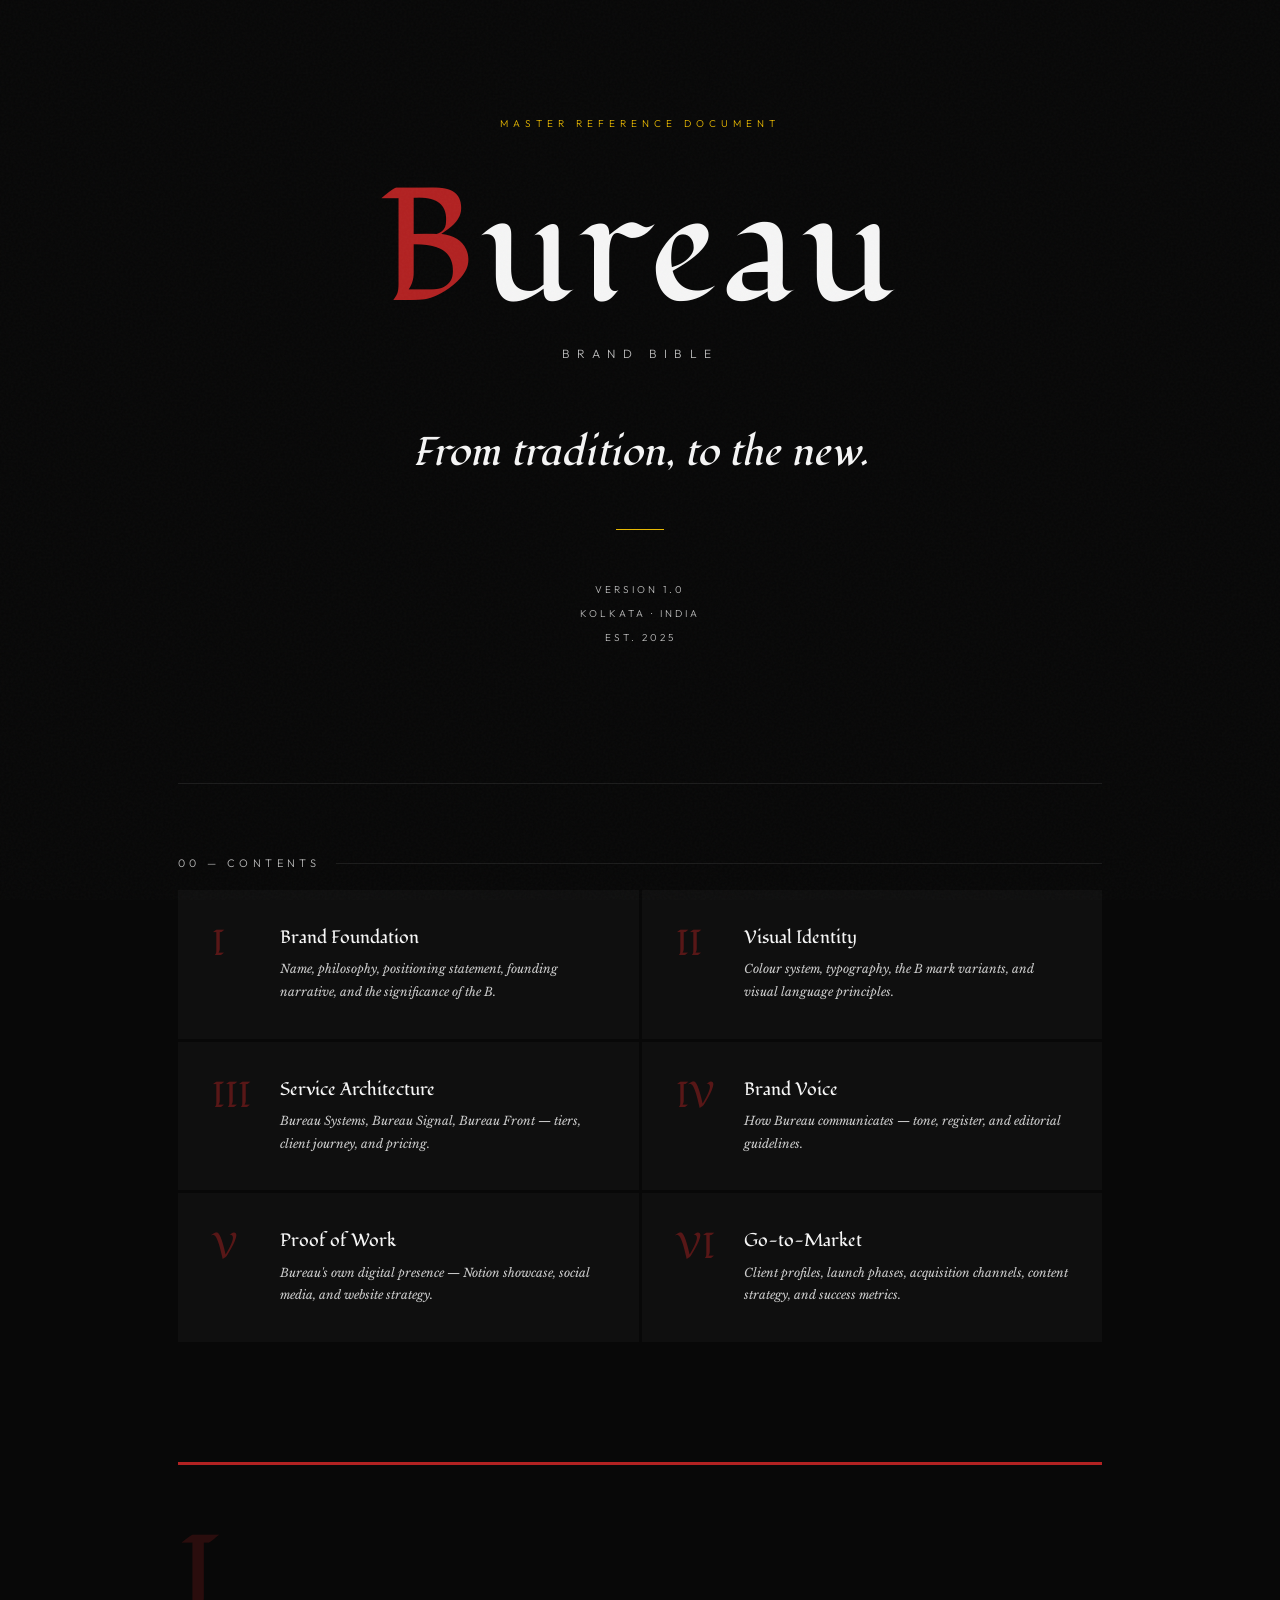
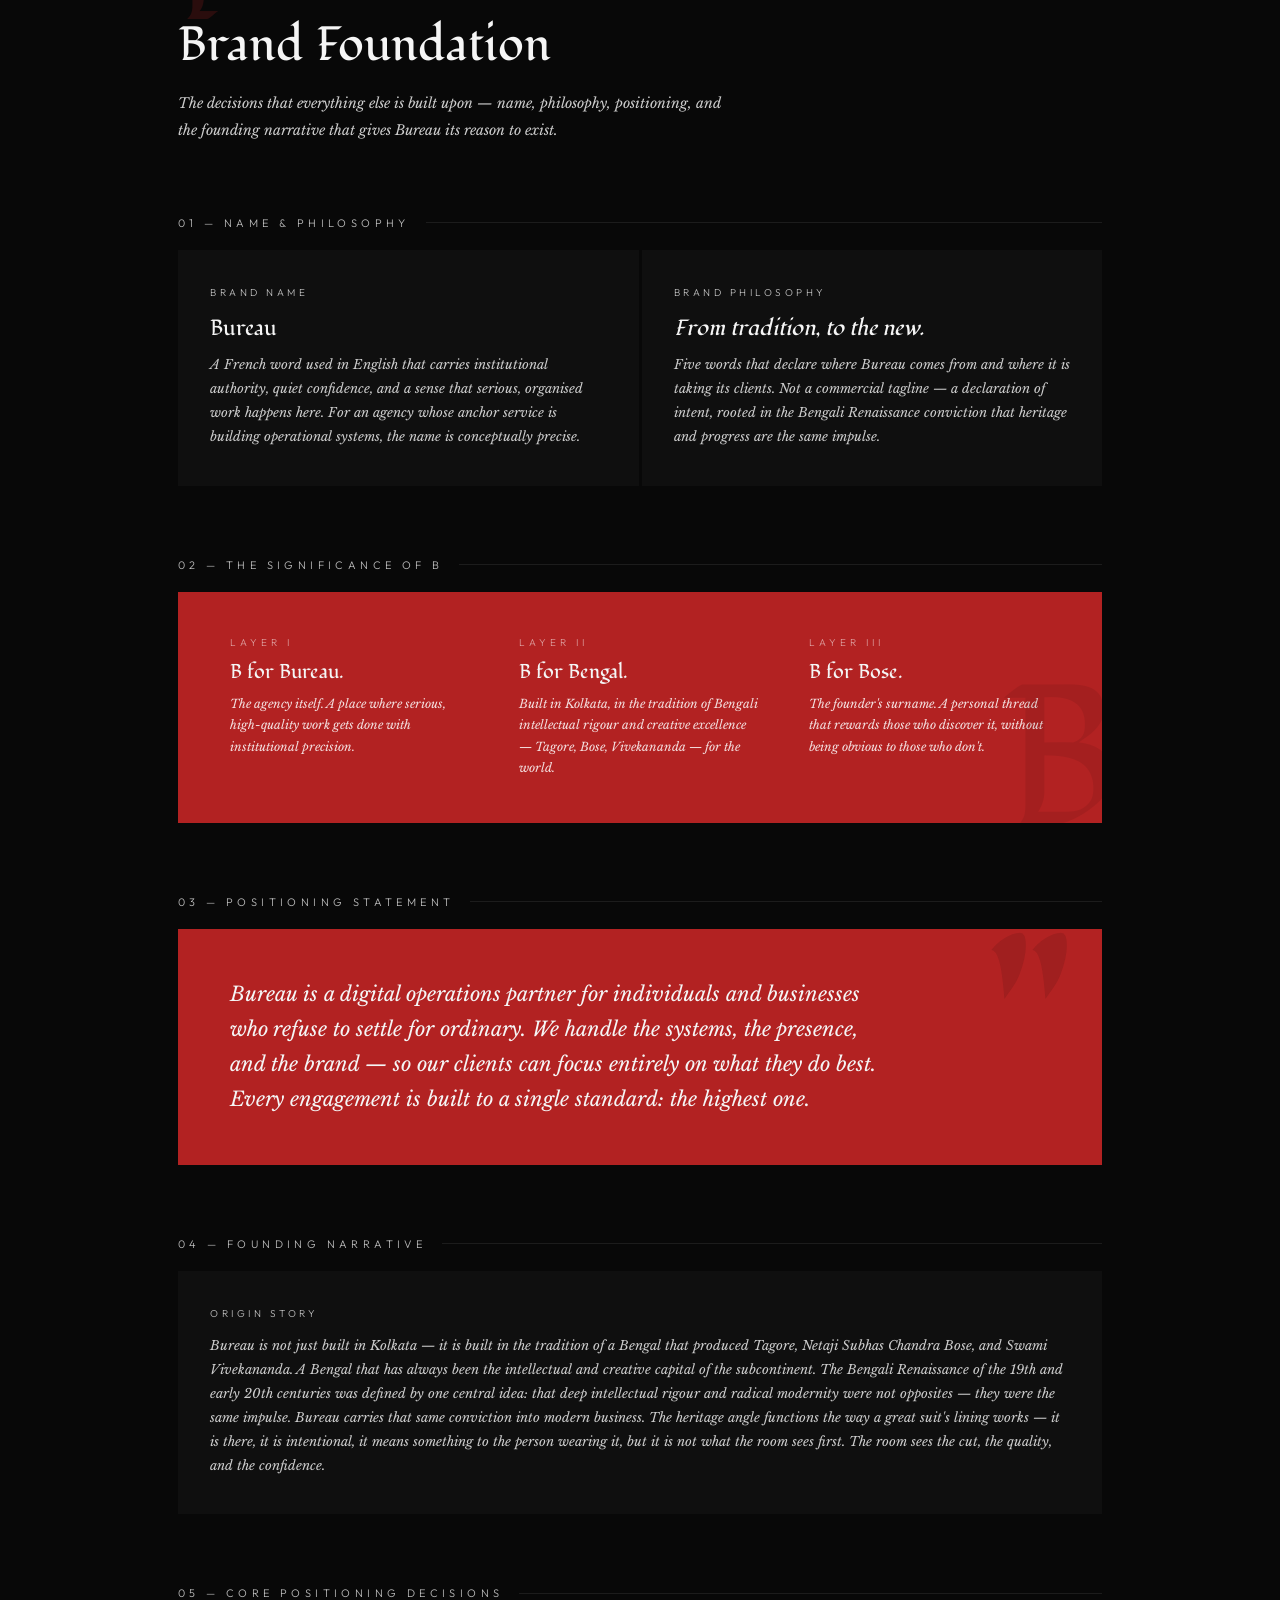
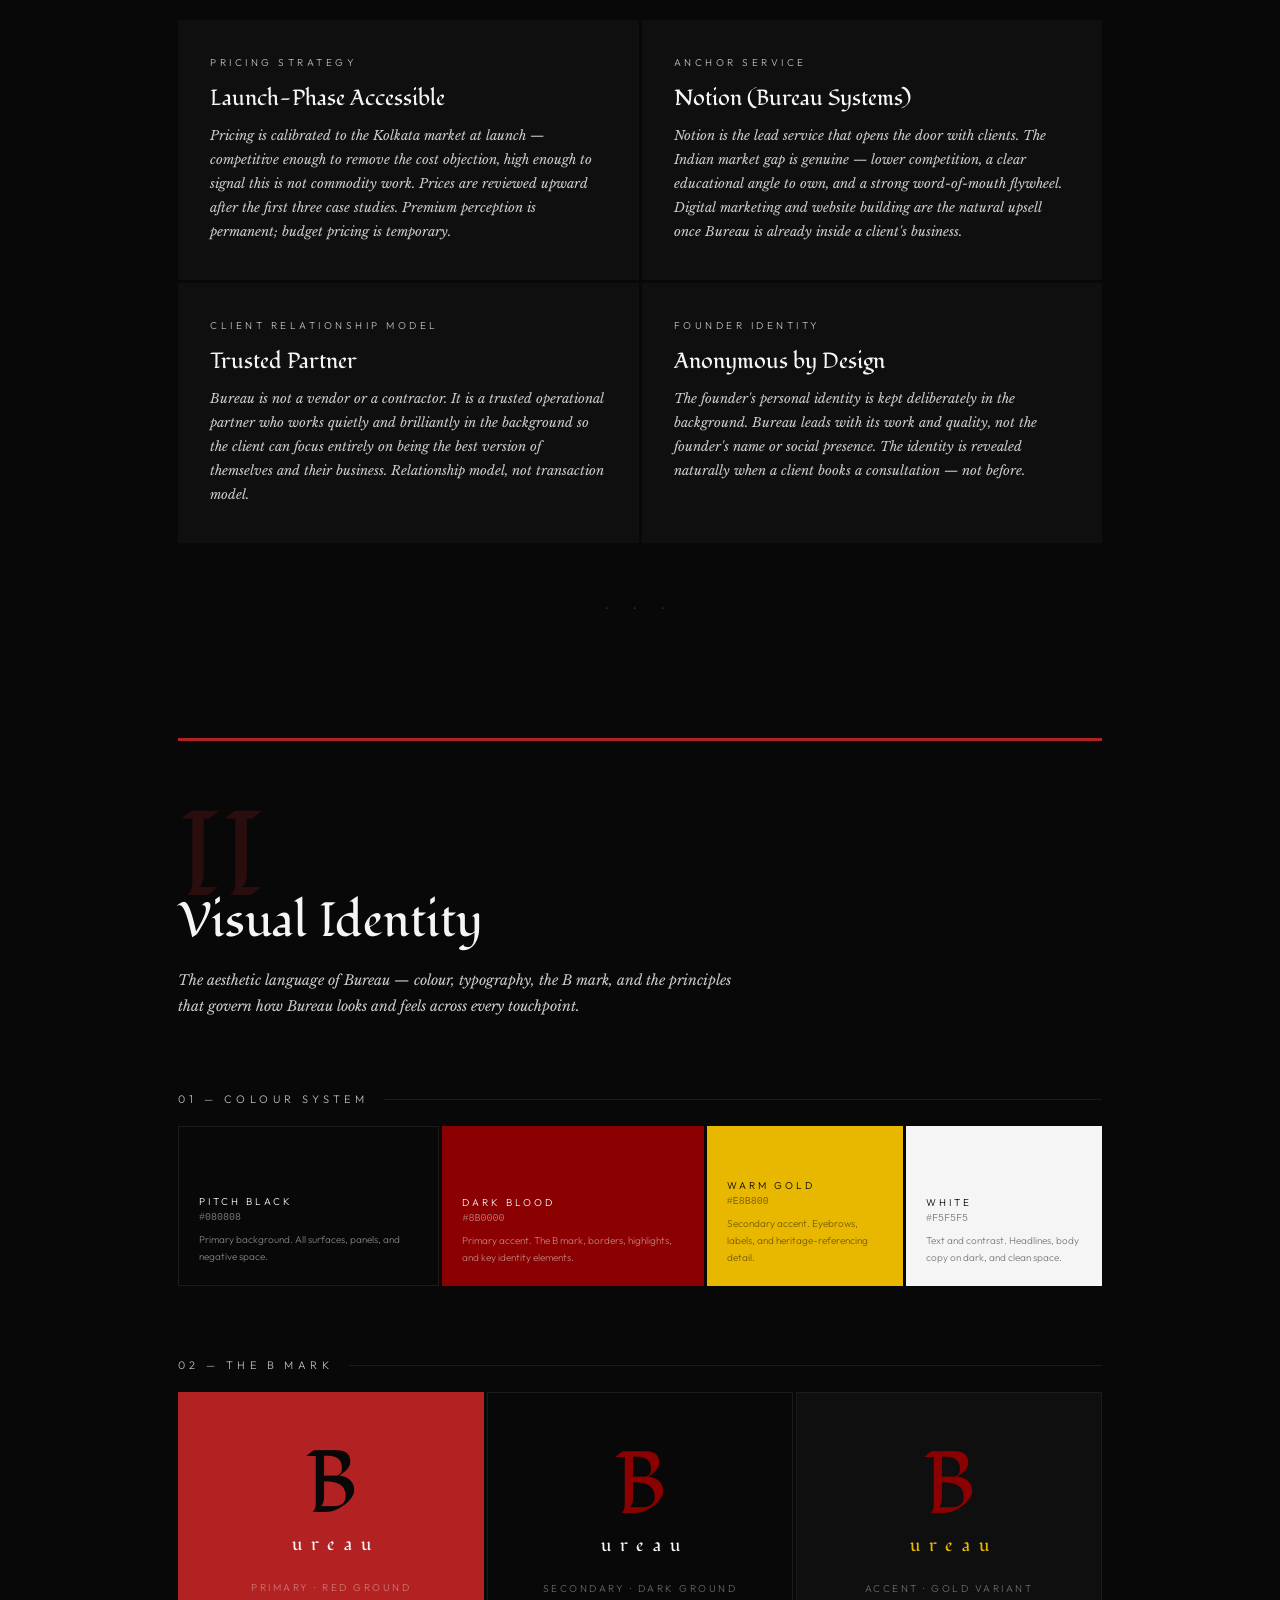
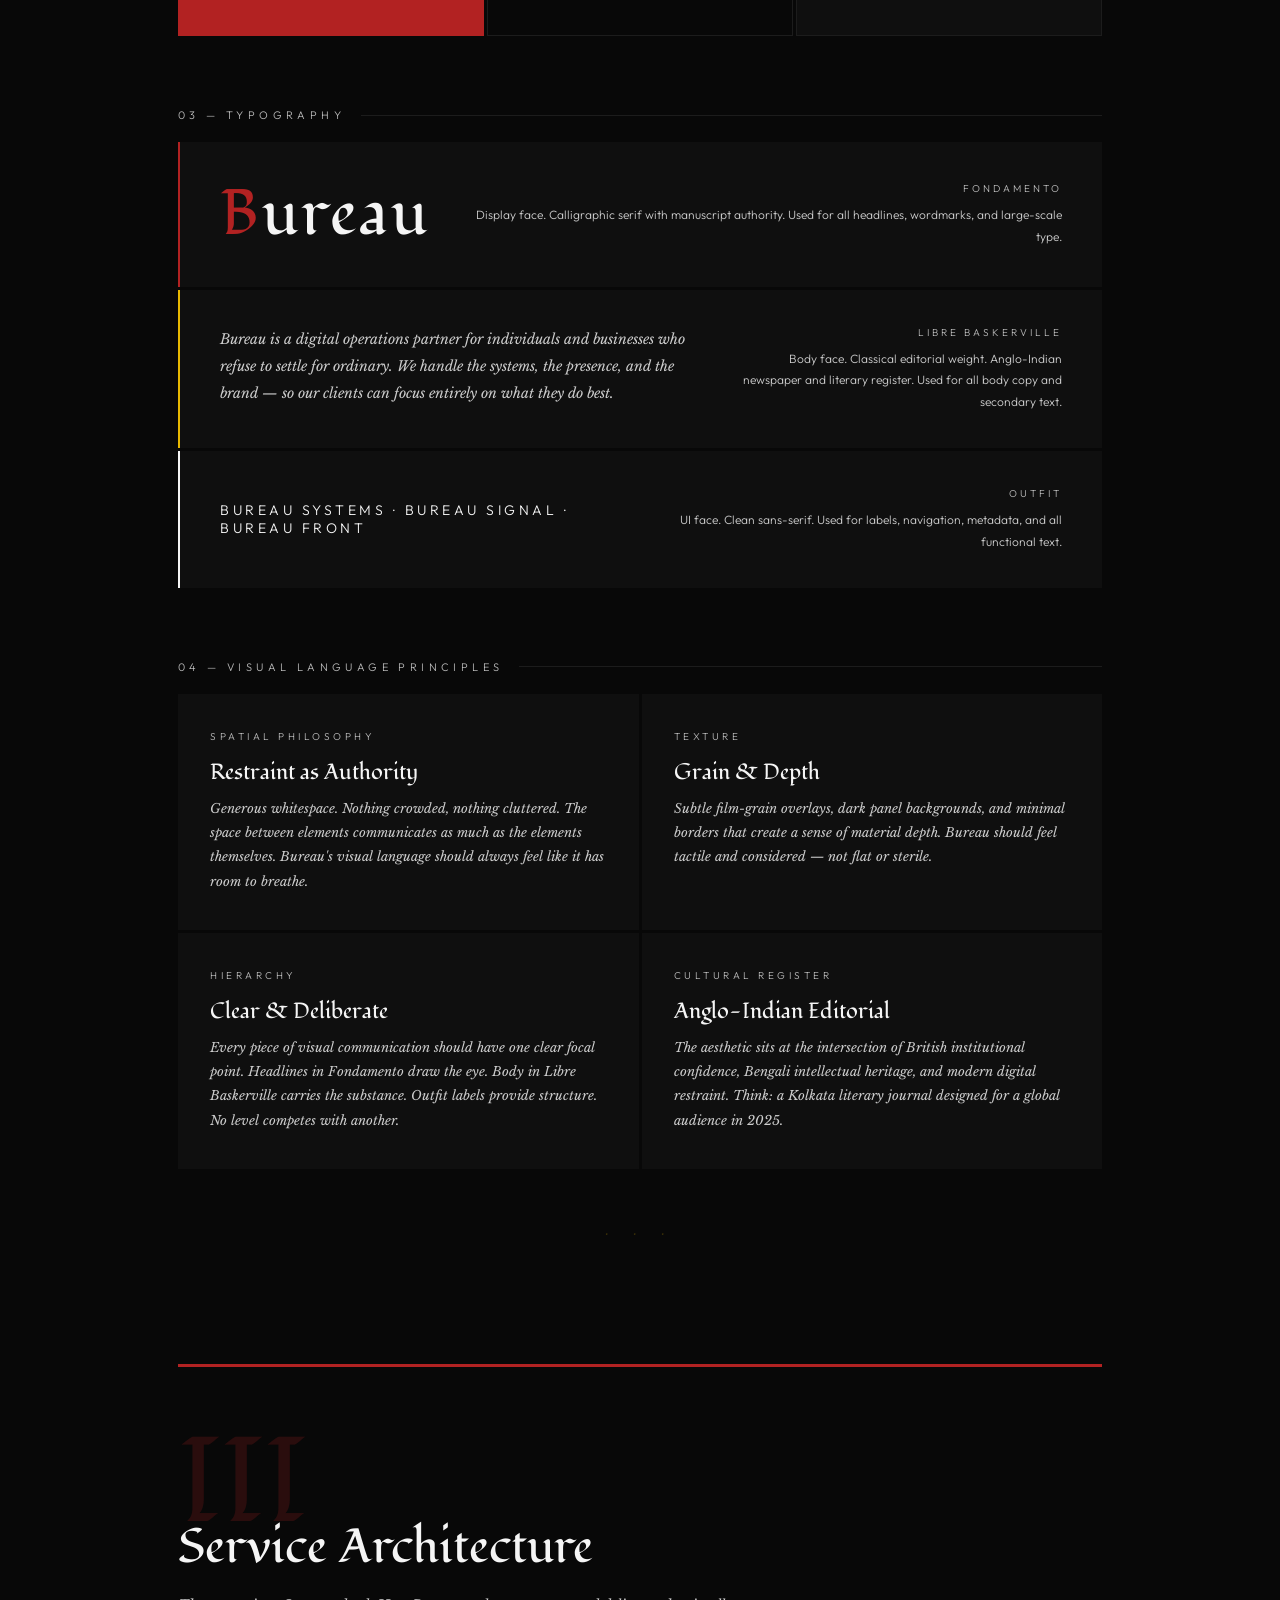
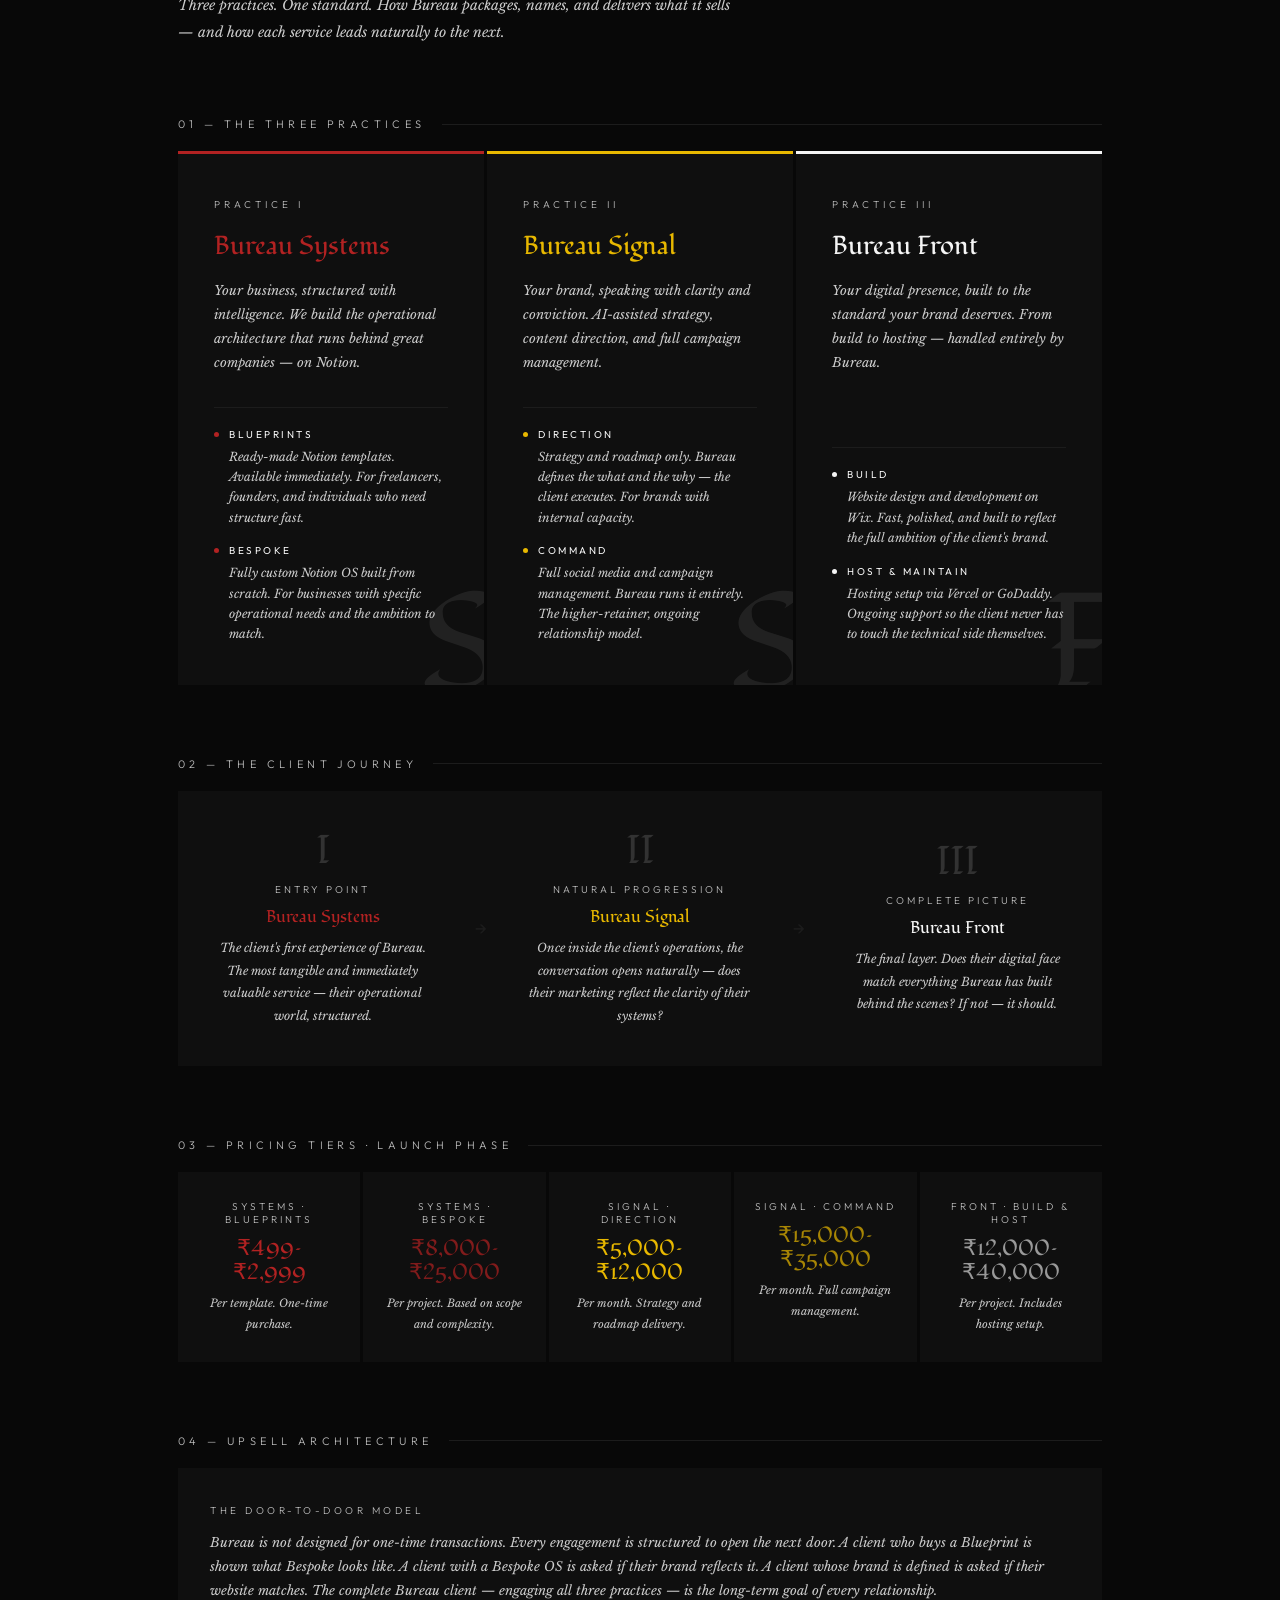
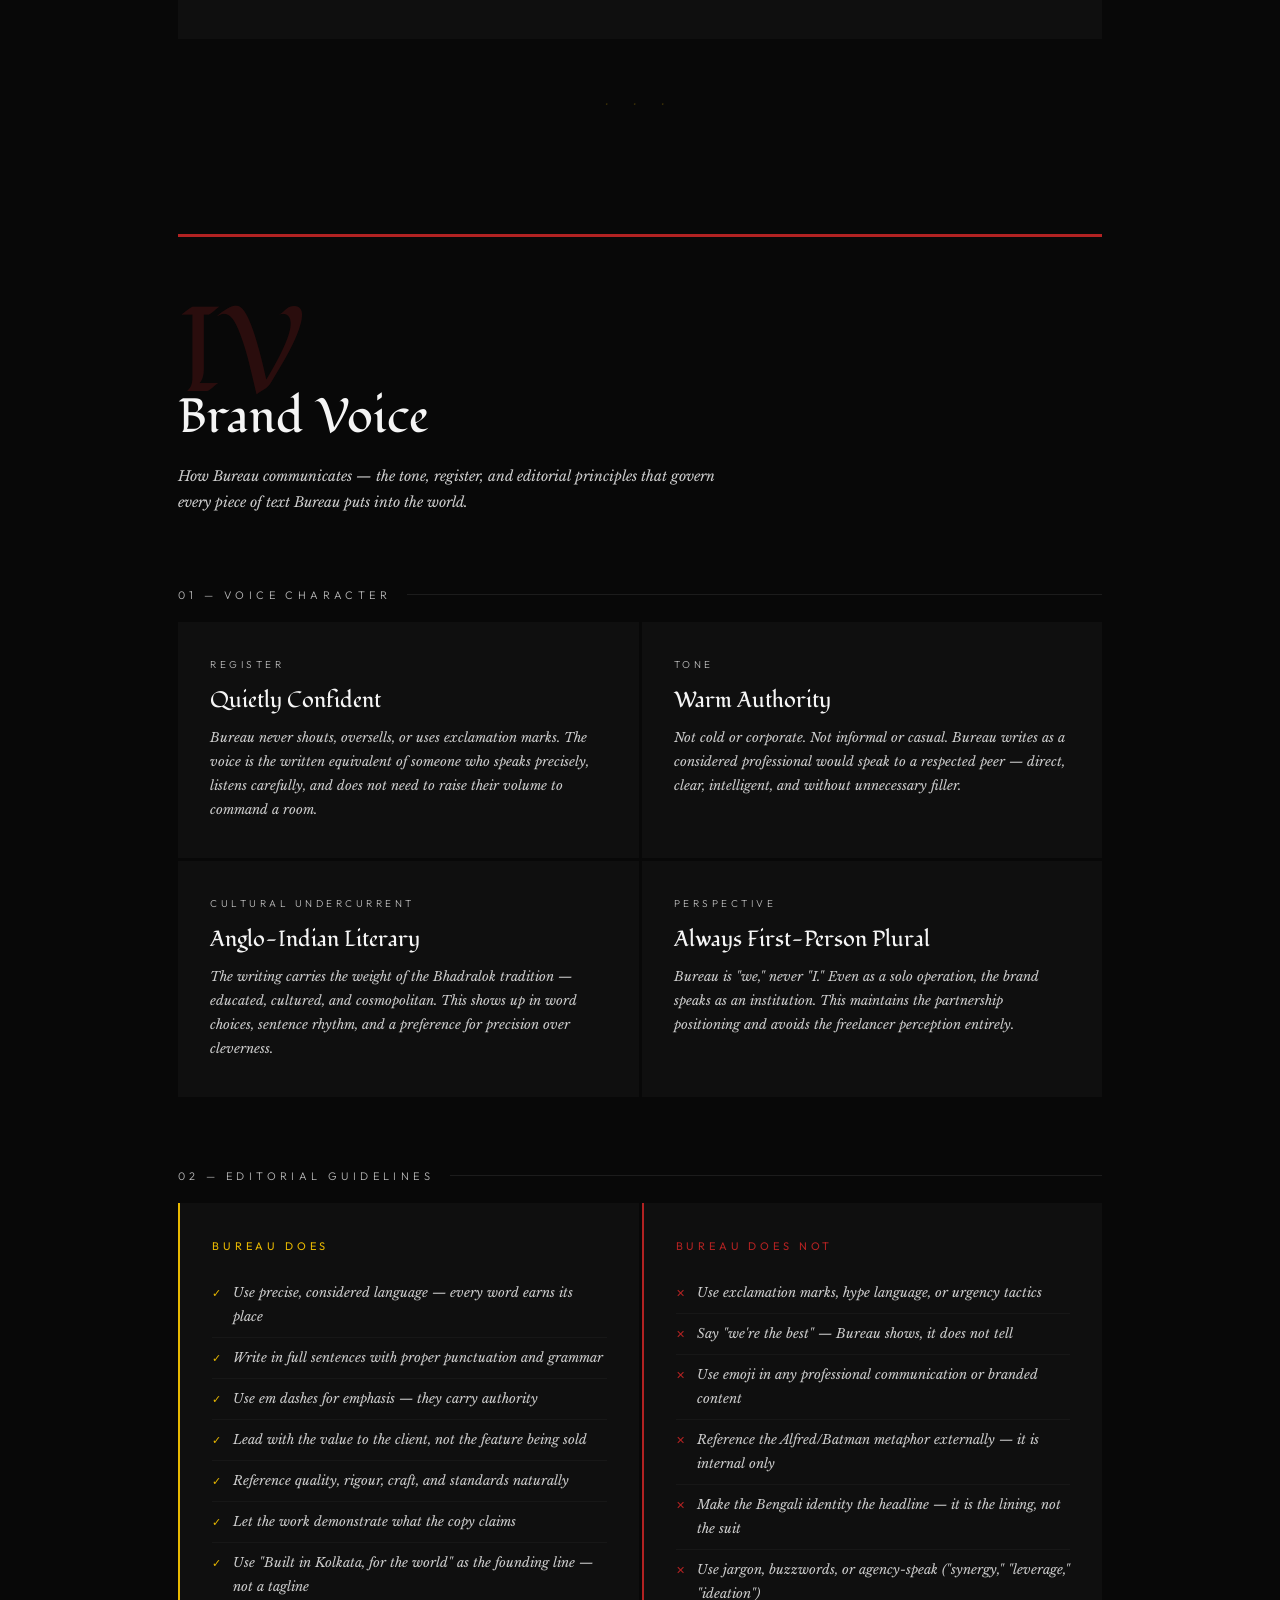
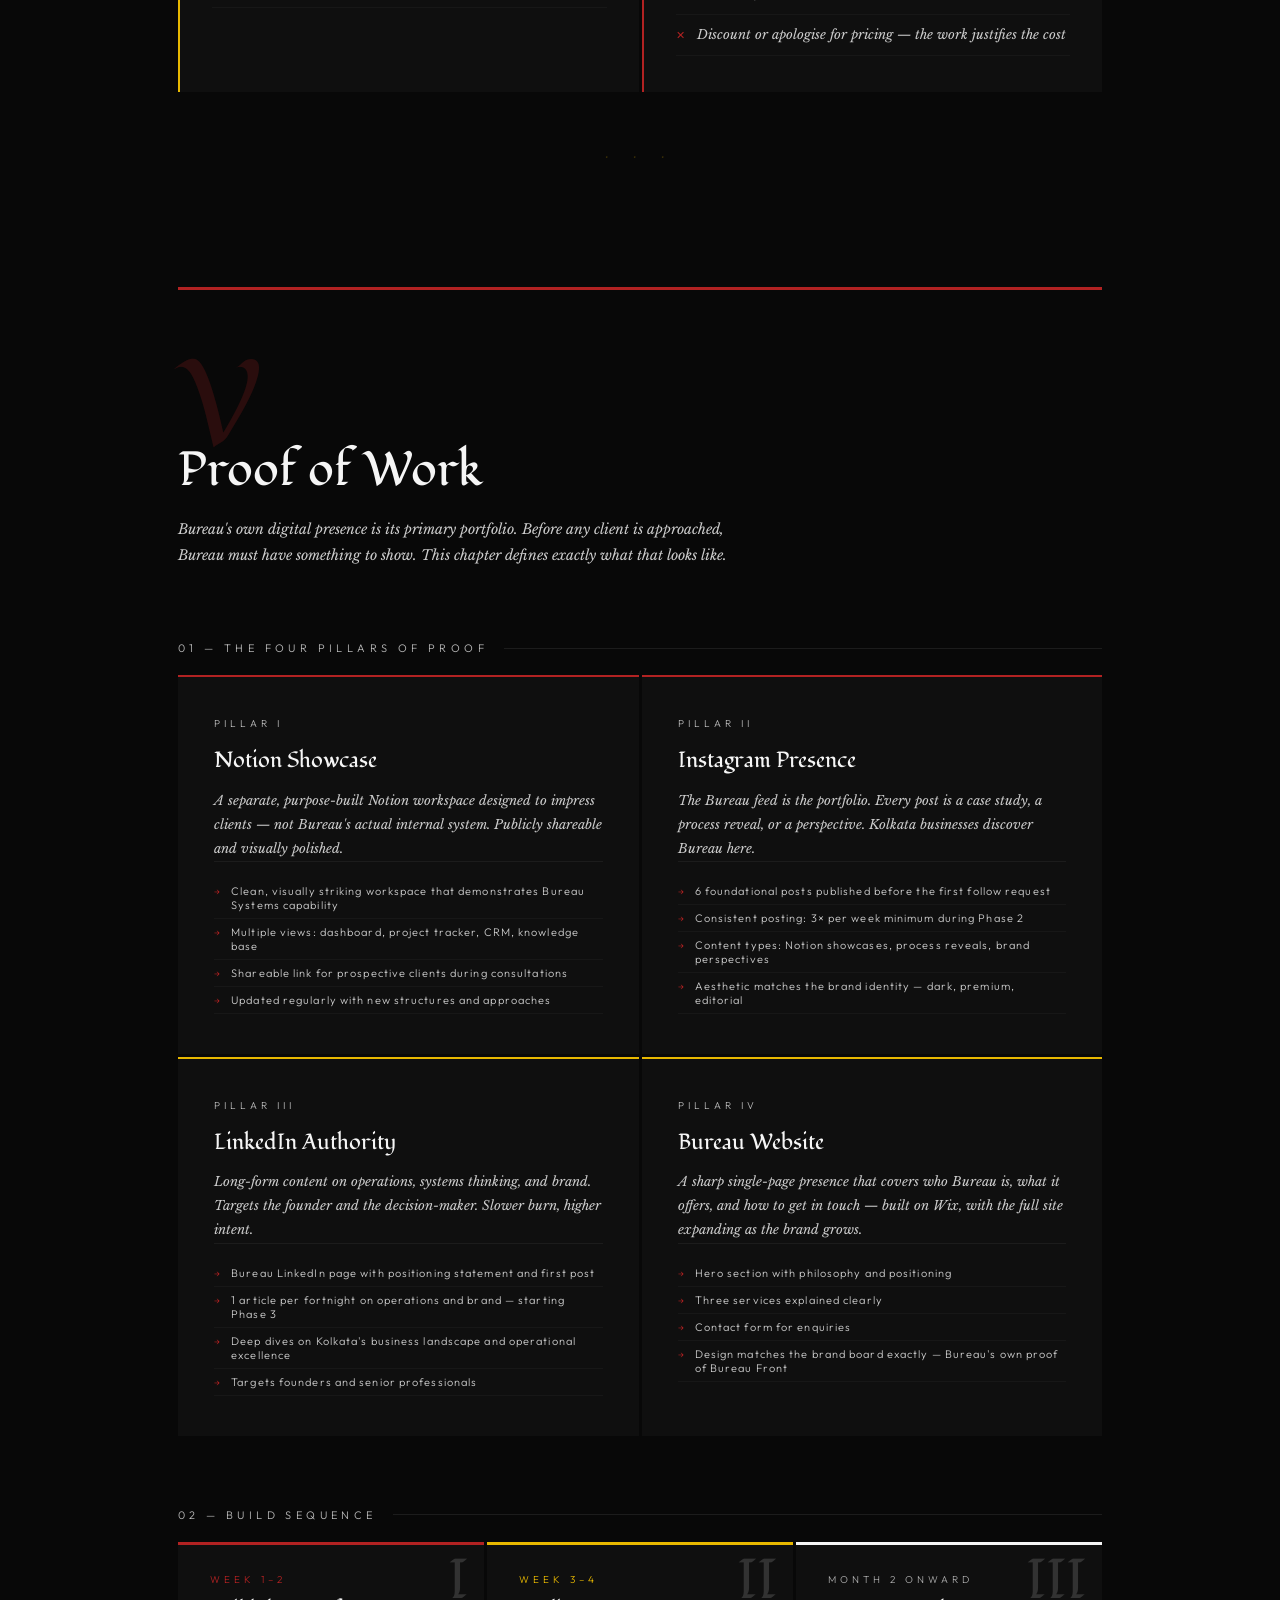
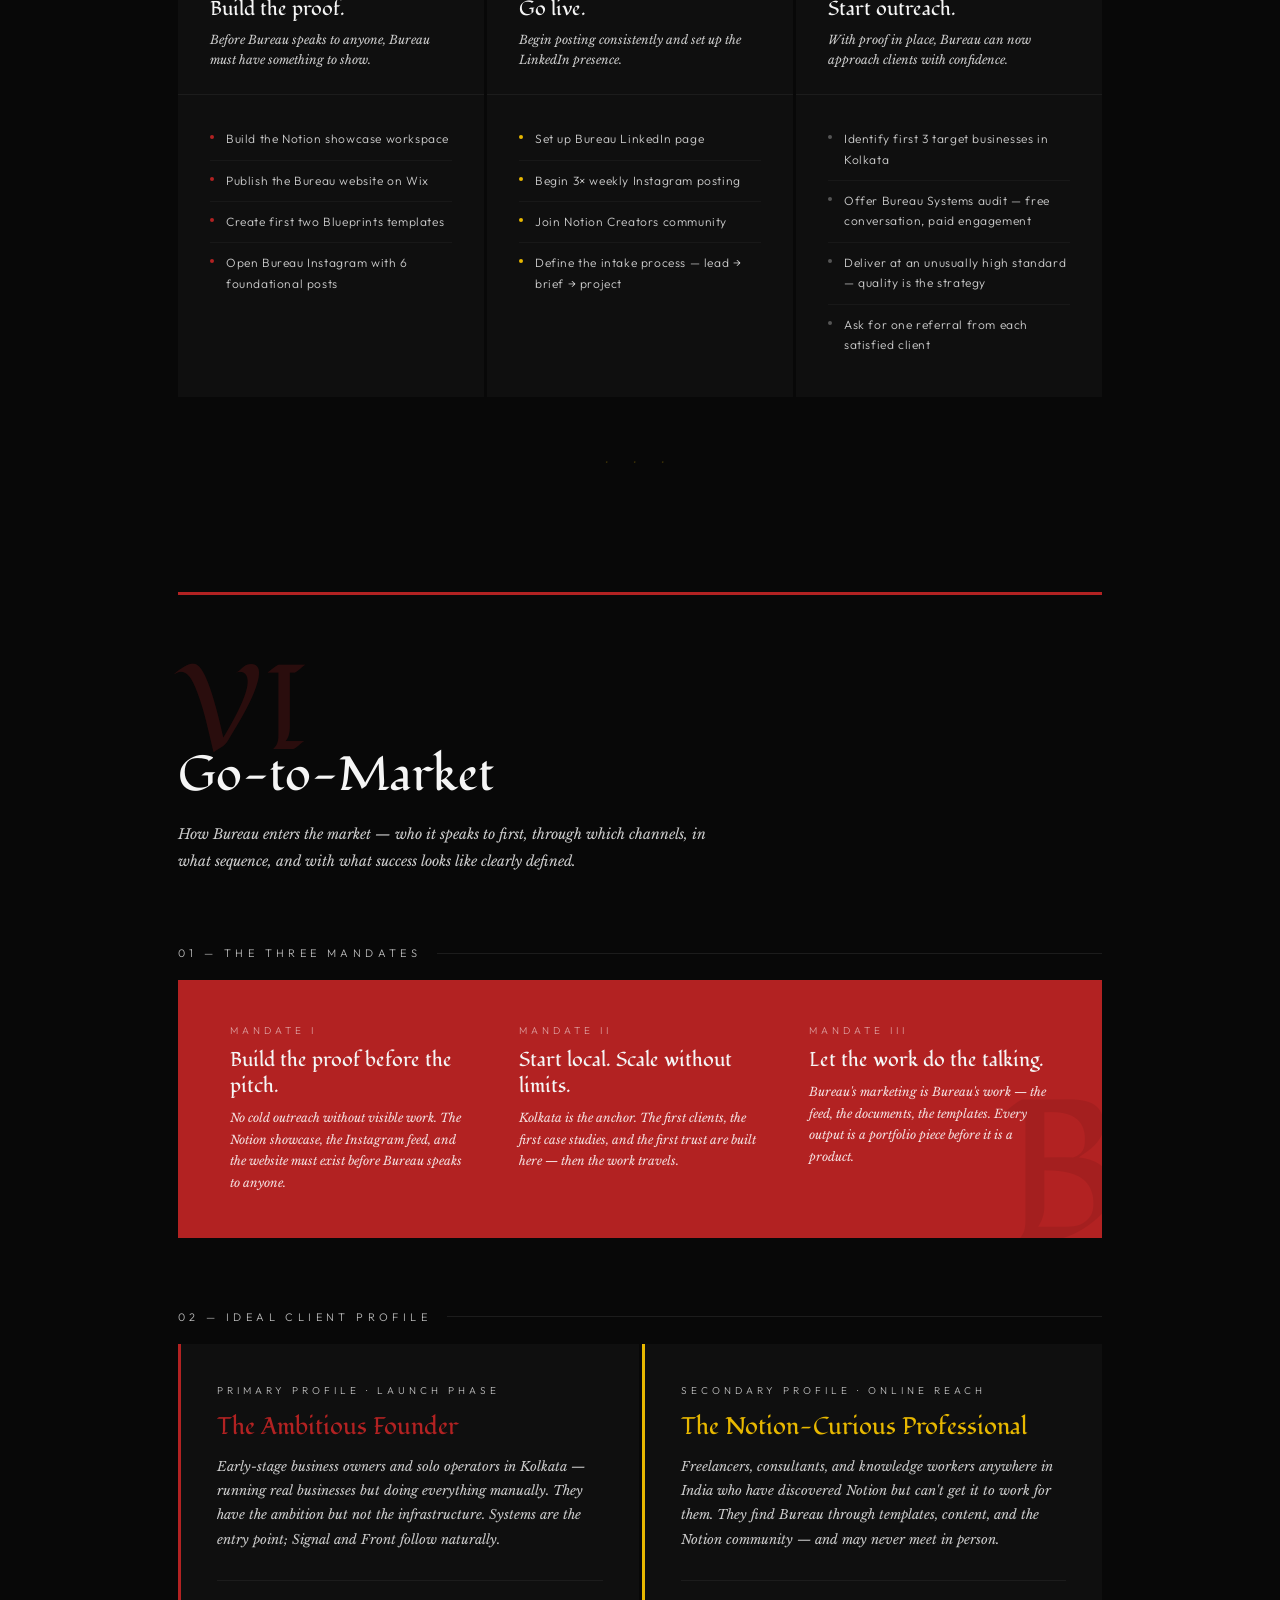
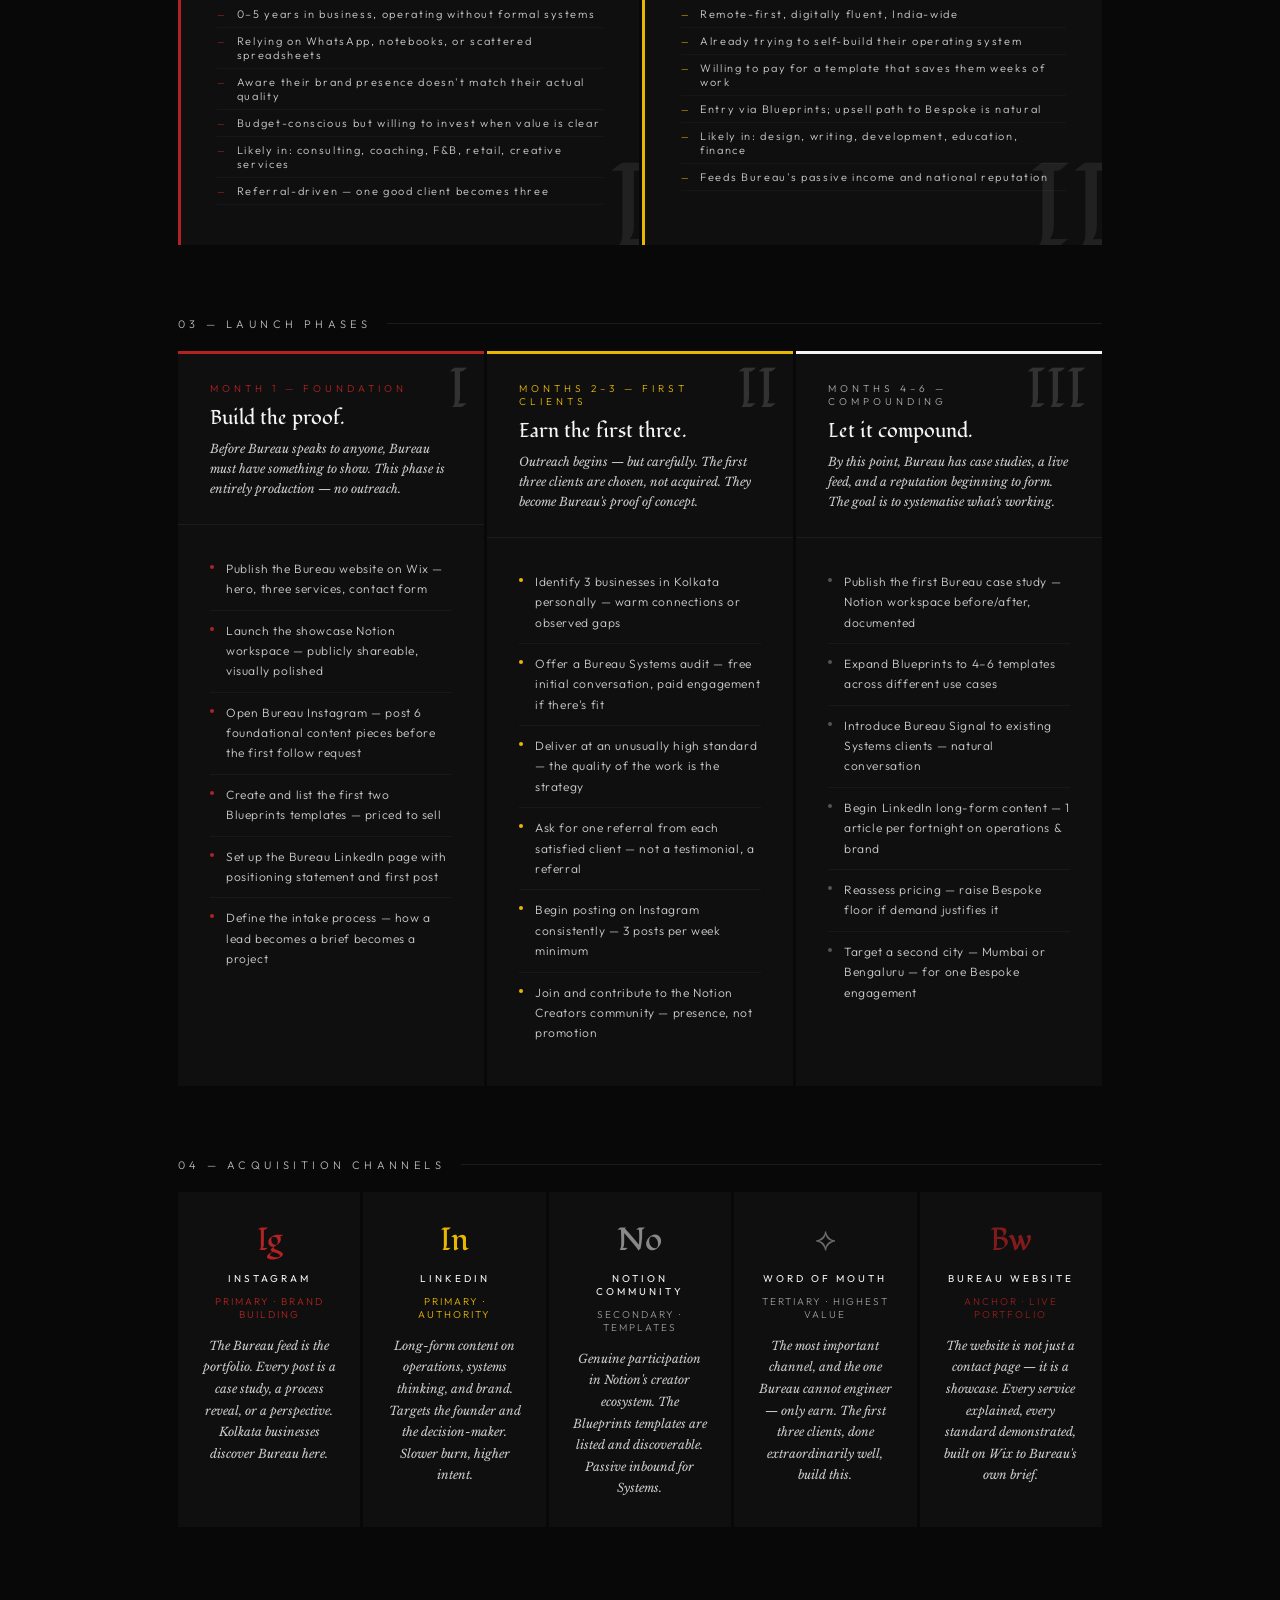
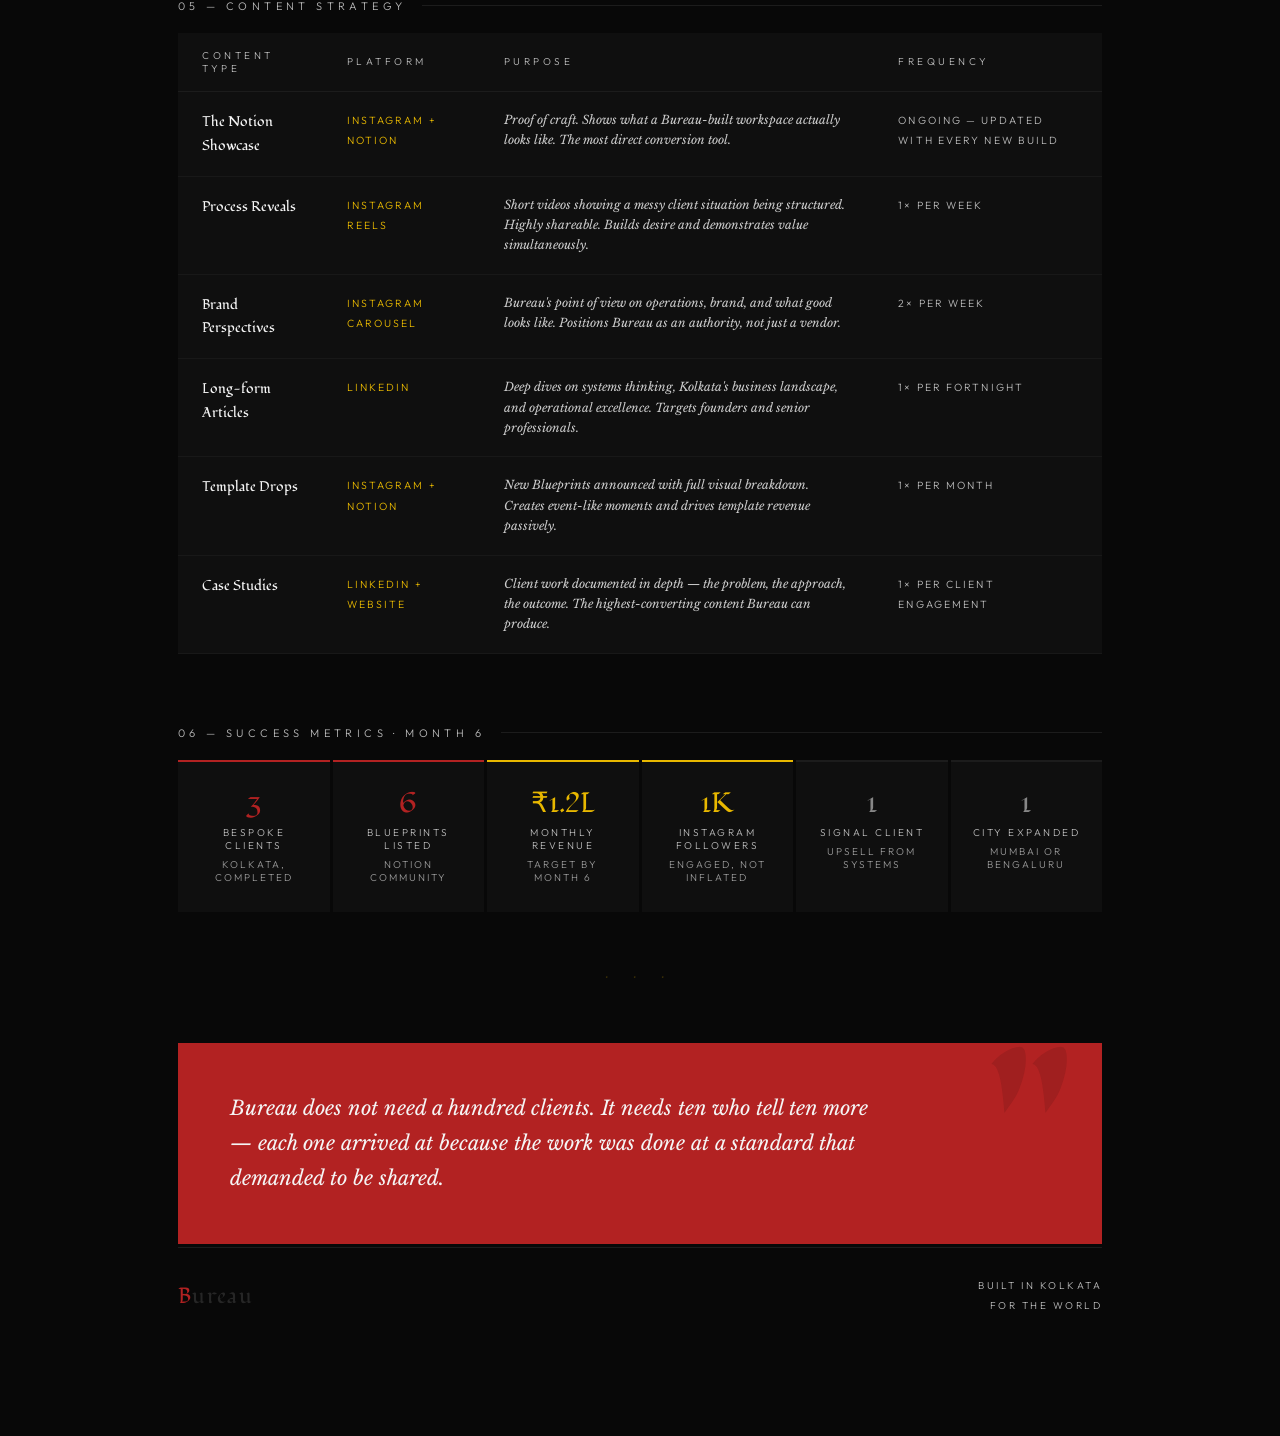
<file: bureau-brand-bible.html>
<!DOCTYPE html>
<html lang="en">
<head>
<meta charset="UTF-8">
<meta name="viewport" content="width=device-width, initial-scale=1.0">
<title>Bureau — Brand Bible</title>
<link rel="preconnect" href="https://fonts.googleapis.com">
<link rel="preconnect" href="https://fonts.gstatic.com" crossorigin>
<link href="https://fonts.googleapis.com/css2?family=Fondamento:ital@0;1&family=Libre+Baskerville:ital,wght@0,400;0,700;1,400&family=Outfit:wght@300;400;500&display=swap" rel="stylesheet">
<style>
  *, *::before, *::after { box-sizing: border-box; margin: 0; padding: 0; }

  :root {
    --black:  #080808;
    --red:    #B22222;
    --gold:   #E8B800;
    --white:  #F5F5F5;
    --dim:    #bbb;
    --panel:  #0F0F0F;
    --panel2: #131313;
    --border: #1C1C1C;
  }

  body {
    background: var(--black);
    color: var(--white);
    font-family: 'Libre Baskerville', serif;
    overflow-x: hidden;
  }

  /* ── GRAIN ── */
  body::before {
    content: '';
    position: fixed;
    inset: 0;
    background-image: url("data:image/svg+xml,%3Csvg viewBox='0 0 512 512' xmlns='http://www.w3.org/2000/svg'%3E%3Cfilter id='n'%3E%3CfeTurbulence type='fractalNoise' baseFrequency='0.75' numOctaves='4' stitchTiles='stitch'/%3E%3C/filter%3E%3Crect width='100%25' height='100%25' filter='url(%23n)' opacity='0.03'/%3E%3C/svg%3E");
    pointer-events: none;
    z-index: 9999;
    opacity: 0.7;
  }

  .bible {
    max-width: 1020px;
    margin: 0 auto;
    padding: 64px 48px 120px;
  }

  /* ── SECTION LABEL ── */
  .label {
    font-family: 'Outfit', sans-serif;
    font-weight: 300;
    font-size: 11px;
    letter-spacing: 0.4em;
    text-transform: uppercase;
    color: var(--dim);
    margin-bottom: 20px;
    margin-top: 72px;
    display: flex;
    align-items: center;
    gap: 16px;
  }
  .label::after {
    content: '';
    flex: 1;
    height: 1px;
    background: var(--border);
  }

  /* ── CHAPTER DIVIDER ── */
  .chapter {
    margin-top: 120px;
    padding-top: 56px;
    border-top: 3px solid var(--red);
    animation: fadeUp 0.8s ease both;
  }

  .chapter-num {
    font-family: 'Fondamento', serif;
    font-size: 120px;
    font-weight: 400;
    color: rgba(178,34,34,0.2);
    line-height: 1;
    display: block;
    margin-bottom: -24px;
  }

  .chapter-title {
    font-family: 'Fondamento', serif;
    font-size: clamp(32px, 5vw, 48px);
    font-weight: 400;
    color: var(--white);
    line-height: 1.2;
    margin-bottom: 16px;
  }

  .chapter-subtitle {
    font-size: 14px;
    line-height: 1.9;
    color: #ccc;
    font-style: italic;
    max-width: 560px;
    margin-bottom: 0;
  }

  /* ══════════════════════
     COVER
  ══════════════════════ */
  .cover {
    min-height: 80vh;
    display: flex;
    flex-direction: column;
    justify-content: center;
    align-items: center;
    text-align: center;
    border-bottom: 1px solid var(--border);
    padding-bottom: 80px;
    animation: fadeUp 0.9s ease both;
  }

  .cover-eyebrow {
    font-family: 'Outfit', sans-serif;
    font-weight: 300;
    font-size: 10px;
    letter-spacing: 0.5em;
    text-transform: uppercase;
    color: var(--gold);
    margin-bottom: 48px;
  }

  .cover-wordmark {
    font-family: 'Fondamento', serif;
    font-size: clamp(80px, 14vw, 160px);
    font-weight: 400;
    line-height: 0.9;
    letter-spacing: 0.04em;
    color: var(--white);
    margin-bottom: 24px;
  }

  .cover-wordmark .b { color: var(--red); }

  .cover-title {
    font-family: 'Outfit', sans-serif;
    font-weight: 300;
    font-size: 12px;
    letter-spacing: 0.6em;
    text-transform: uppercase;
    color: var(--dim);
    margin-bottom: 64px;
  }

  .cover-philosophy {
    font-family: 'Fondamento', serif;
    font-size: clamp(24px, 4vw, 40px);
    font-weight: 400;
    font-style: italic;
    color: var(--white);
    line-height: 1.4;
    margin-bottom: 48px;
  }

  .cover-rule {
    width: 48px;
    height: 1px;
    background: var(--gold);
    margin: 0 auto 48px;
  }

  .cover-meta {
    font-family: 'Outfit', sans-serif;
    font-weight: 300;
    font-size: 10px;
    letter-spacing: 0.3em;
    text-transform: uppercase;
    color: var(--dim);
    line-height: 2.4;
  }

  /* ══════════════════════
     TABLE OF CONTENTS
  ══════════════════════ */
  .toc {
    animation: fadeUp 0.8s 0.1s ease both;
  }

  .toc-grid {
    display: grid;
    grid-template-columns: 1fr 1fr;
    gap: 3px;
  }

  .toc-item {
    background: var(--panel);
    padding: 36px 32px;
    display: flex;
    align-items: flex-start;
    gap: 20px;
    border-left: 2px solid transparent;
    transition: border-color 0.3s;
  }

  .toc-item:hover { border-left-color: var(--red); }

  .toc-item-num {
    font-family: 'Fondamento', serif;
    font-size: 36px;
    color: rgba(178,34,34,0.45);
    line-height: 1;
    flex-shrink: 0;
    min-width: 48px;
  }

  .toc-item-title {
    font-family: 'Fondamento', serif;
    font-size: 18px;
    color: var(--white);
    display: block;
    margin-bottom: 8px;
    line-height: 1.3;
  }

  .toc-item-desc {
    font-size: 12px;
    line-height: 1.8;
    color: #ccc;
    font-style: italic;
  }

  /* ══════════════════════
     CONTENT BLOCKS
  ══════════════════════ */

  /* Key-value pairs */
  .kv-grid {
    display: grid;
    grid-template-columns: 1fr 1fr;
    gap: 3px;
  }

  .kv-card {
    background: var(--panel);
    padding: 36px 32px;
  }

  .kv-label {
    font-family: 'Outfit', sans-serif;
    font-weight: 300;
    font-size: 10px;
    letter-spacing: 0.35em;
    text-transform: uppercase;
    color: var(--dim);
    display: block;
    margin-bottom: 14px;
  }

  .kv-value {
    font-family: 'Fondamento', serif;
    font-size: 22px;
    font-weight: 400;
    color: var(--white);
    line-height: 1.4;
    display: block;
    margin-bottom: 10px;
  }

  .kv-desc {
    font-size: 13px;
    line-height: 1.85;
    color: #ccc;
    font-style: italic;
  }

  .kv-full {
    grid-column: 1 / -1;
  }

  /* Band / quote strip */
  .band {
    background: var(--red);
    padding: 48px 52px;
    position: relative;
    overflow: hidden;
  }

  .band::after {
    content: '"';
    font-family: 'Fondamento', serif;
    font-size: 280px;
    font-weight: 400;
    color: rgba(0,0,0,0.1);
    position: absolute;
    right: 24px;
    top: -24px;
    line-height: 1;
    pointer-events: none;
  }

  .band-text {
    font-family: 'Libre Baskerville', serif;
    font-size: clamp(15px, 2.2vw, 20px);
    font-weight: 400;
    font-style: italic;
    line-height: 1.75;
    color: var(--white);
    max-width: 660px;
    position: relative;
    z-index: 1;
  }

  /* Colour swatches */
  .colour-row {
    display: grid;
    grid-template-columns: 2fr 2fr 1.5fr 1.5fr;
    gap: 3px;
  }

  .swatch {
    padding: 32px 20px 20px;
    display: flex;
    flex-direction: column;
    justify-content: flex-end;
    min-height: 160px;
  }

  .swatch-label {
    font-family: 'Outfit', sans-serif;
    font-weight: 300;
    font-size: 10px;
    letter-spacing: 0.3em;
    text-transform: uppercase;
    display: block;
    margin-bottom: 4px;
  }

  .swatch-hex {
    font-family: monospace;
    font-size: 10px;
    opacity: 0.45;
    display: block;
  }

  .swatch-usage {
    font-family: 'Outfit', sans-serif;
    font-weight: 300;
    font-size: 10px;
    color: inherit;
    opacity: 0.5;
    margin-top: 8px;
    line-height: 1.7;
  }

  .sw-black { background: #080808; border: 1px solid #1c1c1c; }
  .sw-red   { background: #8B0000; }
  .sw-gold  { background: #E8B800; color: #080808; }
  .sw-white { background: #F5F5F5; color: #080808; }

  /* Typography showcase */
  .type-block {
    background: var(--panel);
    padding: 40px 40px;
    margin-bottom: 3px;
    display: flex;
    align-items: center;
    justify-content: space-between;
    gap: 32px;
    border-left: 2px solid var(--red);
  }

  .type-specimen {
    font-family: 'Fondamento', serif;
    font-size: clamp(36px, 6vw, 64px);
    font-weight: 400;
    color: var(--white);
    line-height: 1;
    letter-spacing: 0.04em;
  }

  .type-specimen .b { color: var(--red); }

  .type-info {
    text-align: right;
    min-width: 200px;
  }

  .type-name {
    font-family: 'Outfit', sans-serif;
    font-weight: 300;
    font-size: 10px;
    letter-spacing: 0.3em;
    text-transform: uppercase;
    color: var(--dim);
    display: block;
    margin-bottom: 8px;
  }

  .type-role {
    font-family: 'Outfit', sans-serif;
    font-weight: 300;
    font-size: 12px;
    color: #ccc;
    line-height: 1.65;
    max-width: 220px;
    margin-left: auto;
  }

  .type-block-body {
    background: var(--panel);
    padding: 36px 40px;
    margin-bottom: 3px;
    display: flex;
    align-items: flex-start;
    justify-content: space-between;
    gap: 32px;
    border-left: 2px solid var(--gold);
  }

  .type-specimen-body {
    font-family: 'Libre Baskerville', serif;
    font-size: 14px;
    line-height: 1.95;
    color: #ccc;
    max-width: 480px;
    font-style: italic;
  }

  .type-block-ui {
    background: var(--panel);
    padding: 36px 40px;
    margin-bottom: 3px;
    display: flex;
    align-items: center;
    justify-content: space-between;
    gap: 32px;
    border-left: 2px solid var(--white);
  }

  .type-specimen-ui {
    font-family: 'Outfit', sans-serif;
    font-weight: 300;
    font-size: 14px;
    letter-spacing: 0.25em;
    text-transform: uppercase;
    color: var(--white);
  }

  /* B Mark variants */
  .bmark-row {
    display: grid;
    grid-template-columns: 1fr 1fr 1fr;
    gap: 3px;
  }

  .bmark-card {
    padding: 48px 24px 40px;
    display: flex;
    flex-direction: column;
    align-items: center;
    gap: 4px;
  }

  .bmark-primary   { background: var(--red); }
  .bmark-secondary { background: var(--black); border: 1px solid var(--border); }
  .bmark-accent    { background: var(--panel); border: 1px solid var(--border); }

  .bmark-b {
    font-family: 'Fondamento', serif;
    font-size: 88px;
    font-weight: 400;
    line-height: 1;
    display: block;
  }

  .bmark-ureau {
    font-family: 'Fondamento', serif;
    font-size: 18px;
    font-weight: 400;
    letter-spacing: 0.5em;
    text-transform: lowercase;
    display: block;
    padding-left: 0.5em;
  }

  .bmark-usage {
    font-family: 'Outfit', sans-serif;
    font-weight: 300;
    font-size: 10px;
    letter-spacing: 0.25em;
    text-transform: uppercase;
    margin-top: 20px;
    opacity: 0.4;
    color: var(--white);
  }

  /* Service cards */
  .services-grid {
    display: grid;
    grid-template-columns: 1fr 1fr 1fr;
    gap: 3px;
  }

  .service-card {
    background: var(--panel);
    padding: 44px 36px 40px;
    position: relative;
    overflow: hidden;
    border-top: 3px solid transparent;
    display: flex;
    flex-direction: column;
  }

  .sc-systems { border-top-color: var(--red); }
  .sc-signal  { border-top-color: var(--gold); }
  .sc-front   { border-top-color: var(--white); }

  .service-bg-letter {
    position: absolute;
    right: -16px;
    bottom: -32px;
    font-family: 'Fondamento', serif;
    font-size: 140px;
    font-weight: 400;
    line-height: 1;
    pointer-events: none;
    opacity: 0.08;
    color: var(--white);
  }

  .service-num {
    font-family: 'Outfit', sans-serif;
    font-weight: 300;
    font-size: 10px;
    letter-spacing: 0.4em;
    text-transform: uppercase;
    color: var(--dim);
    margin-bottom: 20px;
    display: block;
  }

  .service-name {
    font-family: 'Fondamento', serif;
    font-size: 26px;
    font-weight: 400;
    line-height: 1.2;
    margin-bottom: 16px;
    display: block;
  }

  .sc-systems .service-name { color: var(--red); }
  .sc-signal  .service-name { color: var(--gold); }
  .sc-front   .service-name { color: var(--white); }

  .service-tagline {
    font-size: 13px;
    line-height: 1.85;
    color: #ccc;
    font-style: italic;
    margin-bottom: 32px;
    flex: 1;
  }

  .tier-block {
    border-top: 1px solid var(--border);
    padding-top: 20px;
    margin-top: auto;
  }

  .tier { margin-bottom: 16px; }
  .tier:last-child { margin-bottom: 0; }

  .tier-name {
    font-family: 'Outfit', sans-serif;
    font-weight: 400;
    font-size: 10px;
    letter-spacing: 0.25em;
    text-transform: uppercase;
    display: flex;
    align-items: center;
    gap: 10px;
    margin-bottom: 6px;
  }

  .tier-dot {
    width: 5px;
    height: 5px;
    border-radius: 50%;
    display: inline-block;
    flex-shrink: 0;
  }

  .dot-red   { background: var(--red); }
  .dot-gold  { background: var(--gold); }
  .dot-white { background: var(--white); }

  .tier-desc {
    font-size: 12px;
    line-height: 1.7;
    color: #ccc;
    font-style: italic;
    padding-left: 15px;
  }

  /* Client Journey */
  .journey-flow {
    display: grid;
    grid-template-columns: 1fr auto 1fr auto 1fr;
    align-items: center;
    background: var(--panel);
    overflow: hidden;
  }

  .journey-step {
    padding: 40px 32px;
    text-align: center;
  }

  .journey-step-num {
    font-family: 'Fondamento', serif;
    font-size: 40px;
    color: rgba(255,255,255,0.15);
    display: block;
    line-height: 1;
    margin-bottom: 12px;
  }

  .journey-step-label {
    font-family: 'Outfit', sans-serif;
    font-weight: 300;
    font-size: 10px;
    letter-spacing: 0.3em;
    text-transform: uppercase;
    color: var(--dim);
    display: block;
    margin-bottom: 10px;
  }

  .journey-step-service {
    font-family: 'Fondamento', serif;
    font-size: 17px;
    display: block;
    margin-bottom: 8px;
    line-height: 1.3;
  }

  .j1 .journey-step-service { color: var(--red); }
  .j2 .journey-step-service { color: var(--gold); }
  .j3 .journey-step-service { color: var(--white); }

  .journey-step-desc {
    font-size: 12px;
    line-height: 1.8;
    color: #ccc;
    font-style: italic;
  }

  .journey-arrow {
    font-family: 'Outfit', sans-serif;
    font-size: 18px;
    color: var(--border);
    padding: 0 8px;
    flex-shrink: 0;
  }

  /* Pricing */
  .pricing-row {
    display: grid;
    grid-template-columns: 1fr 1fr 1fr 1fr 1fr;
    gap: 3px;
  }

  .price-cell {
    background: var(--panel);
    padding: 28px 20px;
    text-align: center;
  }

  .price-tier {
    font-family: 'Outfit', sans-serif;
    font-weight: 300;
    font-size: 10px;
    letter-spacing: 0.3em;
    text-transform: uppercase;
    color: var(--dim);
    display: block;
    margin-bottom: 10px;
  }

  .price-amount {
    font-family: 'Fondamento', serif;
    font-size: 22px;
    font-weight: 400;
    display: block;
    margin-bottom: 6px;
    line-height: 1.1;
  }

  .price-note {
    font-size: 11px;
    color: #ccc;
    font-style: italic;
    line-height: 1.6;
  }

  .pc-1 .price-amount { color: var(--red); }
  .pc-2 .price-amount { color: var(--red); opacity: 0.7; }
  .pc-3 .price-amount { color: var(--gold); }
  .pc-4 .price-amount { color: var(--gold); opacity: 0.7; }
  .pc-5 .price-amount { color: var(--white); opacity: 0.6; }

  /* Phase timeline */
  .phase-row {
    display: grid;
    grid-template-columns: 1fr 1fr 1fr;
    gap: 3px;
  }

  .phase-card {
    background: var(--panel);
    overflow: hidden;
  }

  .phase-header {
    padding: 28px 32px 24px;
    border-bottom: 1px solid var(--border);
    position: relative;
  }

  .ph-1 .phase-header { border-top: 3px solid var(--red); }
  .ph-2 .phase-header { border-top: 3px solid var(--gold); }
  .ph-3 .phase-header { border-top: 3px solid var(--white); }

  .phase-num {
    font-family: 'Fondamento', serif;
    font-size: 56px;
    color: rgba(255,255,255,0.15);
    position: absolute;
    right: 16px;
    top: 8px;
    line-height: 1;
  }

  .phase-period {
    font-family: 'Outfit', sans-serif;
    font-weight: 300;
    font-size: 10px;
    letter-spacing: 0.4em;
    text-transform: uppercase;
    display: block;
    margin-bottom: 10px;
  }

  .ph-1 .phase-period { color: var(--red); }
  .ph-2 .phase-period { color: var(--gold); }
  .ph-3 .phase-period { color: #aaa; }

  .phase-name {
    font-family: 'Fondamento', serif;
    font-size: 20px;
    font-weight: 400;
    color: var(--white);
    display: block;
    line-height: 1.3;
    margin-bottom: 8px;
  }

  .phase-goal {
    font-size: 12px;
    font-style: italic;
    color: #ccc;
    line-height: 1.7;
  }

  .phase-body {
    padding: 24px 32px 32px;
  }

  .phase-item {
    padding: 10px 0;
    border-bottom: 1px solid rgba(255,255,255,0.04);
    display: flex;
    align-items: flex-start;
    gap: 12px;
  }

  .phase-item:last-child { border-bottom: none; }

  .phase-dot {
    width: 4px;
    height: 4px;
    border-radius: 50%;
    margin-top: 6px;
    flex-shrink: 0;
  }

  .ph-1 .phase-dot { background: var(--red); }
  .ph-2 .phase-dot { background: var(--gold); }
  .ph-3 .phase-dot { background: #555; }

  .phase-item-text {
    font-family: 'Outfit', sans-serif;
    font-weight: 300;
    font-size: 12px;
    line-height: 1.7;
    color: #ccc;
    letter-spacing: 0.05em;
  }

  /* Channels */
  .channels-grid {
    display: grid;
    grid-template-columns: 1fr 1fr 1fr 1fr 1fr;
    gap: 3px;
  }

  .channel-card {
    background: var(--panel);
    padding: 32px 24px 28px;
    text-align: center;
  }

  .channel-icon {
    font-family: 'Fondamento', serif;
    font-size: 32px;
    display: block;
    margin-bottom: 16px;
    line-height: 1;
  }

  .ch-1 .channel-icon { color: var(--red); }
  .ch-2 .channel-icon { color: var(--gold); }
  .ch-3 .channel-icon { color: #888; }
  .ch-4 .channel-icon { color: var(--white); opacity: 0.4; }
  .ch-5 .channel-icon { color: var(--red); opacity: 0.7; }

  .channel-name {
    font-family: 'Outfit', sans-serif;
    font-weight: 400;
    font-size: 10px;
    letter-spacing: 0.3em;
    text-transform: uppercase;
    color: var(--white);
    display: block;
    margin-bottom: 10px;
  }

  .channel-role {
    font-family: 'Outfit', sans-serif;
    font-weight: 300;
    font-size: 10px;
    letter-spacing: 0.2em;
    text-transform: uppercase;
    display: block;
    margin-bottom: 14px;
  }

  .ch-1 .channel-role { color: var(--red); }
  .ch-2 .channel-role { color: var(--gold); }
  .ch-3 .channel-role { color: #999; }
  .ch-4 .channel-role { color: #999; }
  .ch-5 .channel-role { color: var(--red); opacity: 0.8; }

  .channel-desc {
    font-size: 12px;
    line-height: 1.8;
    color: #ccc;
    font-style: italic;
  }

  /* ICP cards */
  .icp-grid {
    display: grid;
    grid-template-columns: 1fr 1fr;
    gap: 3px;
  }

  .icp-card {
    background: var(--panel);
    padding: 40px 36px;
    position: relative;
    overflow: hidden;
    border-left: 3px solid var(--border);
  }

  .icp-card.primary   { border-left-color: var(--red); }
  .icp-card.secondary { border-left-color: var(--gold); }

  .icp-bg {
    position: absolute;
    right: -12px;
    bottom: -24px;
    font-family: 'Fondamento', serif;
    font-size: 120px;
    color: rgba(255,255,255,0.08);
    line-height: 1;
    pointer-events: none;
  }

  .icp-tag {
    font-family: 'Outfit', sans-serif;
    font-weight: 300;
    font-size: 10px;
    letter-spacing: 0.4em;
    text-transform: uppercase;
    color: var(--dim);
    display: block;
    margin-bottom: 16px;
  }

  .icp-name {
    font-family: 'Fondamento', serif;
    font-size: 24px;
    font-weight: 400;
    display: block;
    margin-bottom: 14px;
    line-height: 1.2;
  }

  .icp-card.primary   .icp-name { color: var(--red); }
  .icp-card.secondary .icp-name { color: var(--gold); }

  .icp-desc {
    font-size: 13px;
    line-height: 1.85;
    color: #ccc;
    font-style: italic;
    margin-bottom: 28px;
  }

  .icp-traits {
    list-style: none;
    border-top: 1px solid var(--border);
    padding-top: 20px;
  }

  .icp-traits li {
    font-family: 'Outfit', sans-serif;
    font-weight: 300;
    font-size: 11px;
    letter-spacing: 0.15em;
    color: #ccc;
    padding: 6px 0;
    display: flex;
    align-items: baseline;
    gap: 10px;
    border-bottom: 1px solid rgba(255,255,255,0.03);
  }

  .icp-traits li::before {
    content: '—';
    color: var(--red);
    flex-shrink: 0;
    font-size: 9px;
  }

  .icp-card.secondary .icp-traits li::before { color: var(--gold); }

  /* Content strategy table */
  .content-table {
    background: var(--panel);
    width: 100%;
    border-collapse: collapse;
  }

  .content-table thead tr {
    border-bottom: 1px solid var(--border);
  }

  .content-table th {
    font-family: 'Outfit', sans-serif;
    font-weight: 300;
    font-size: 10px;
    letter-spacing: 0.35em;
    text-transform: uppercase;
    color: var(--dim);
    padding: 16px 24px;
    text-align: left;
  }

  .content-table tbody tr {
    border-bottom: 1px solid rgba(255,255,255,0.04);
    transition: background 0.2s;
  }

  .content-table tbody tr:hover { background: rgba(255,255,255,0.015); }

  .content-table td {
    padding: 18px 24px;
    font-size: 12px;
    line-height: 1.7;
    vertical-align: top;
  }

  .ct-type {
    font-family: 'Fondamento', serif;
    font-size: 14px;
    color: var(--white);
  }

  .ct-platform {
    font-family: 'Outfit', sans-serif;
    font-weight: 300;
    font-size: 10.5px;
    letter-spacing: 0.2em;
    color: var(--gold);
    text-transform: uppercase;
  }

  .ct-purpose { color: #ccc; font-style: italic; }

  .ct-freq {
    font-family: 'Outfit', sans-serif;
    font-weight: 300;
    font-size: 10.5px;
    letter-spacing: 0.2em;
    text-transform: uppercase;
    color: #bbb;
  }

  /* KPI grid */
  .kpi-grid {
    display: grid;
    grid-template-columns: 1fr 1fr 1fr 1fr 1fr 1fr;
    gap: 3px;
  }

  .kpi-cell {
    background: var(--panel);
    padding: 28px 16px;
    text-align: center;
    border-top: 2px solid var(--border);
  }

  .kpi-cell.highlight { border-top-color: var(--red); }
  .kpi-cell.highlight-gold { border-top-color: var(--gold); }

  .kpi-value {
    font-family: 'Fondamento', serif;
    font-size: 28px;
    font-weight: 400;
    display: block;
    line-height: 1;
    margin-bottom: 8px;
  }

  .kpi-cell.highlight .kpi-value { color: var(--red); }
  .kpi-cell.highlight-gold .kpi-value { color: var(--gold); }
  .kpi-cell:not(.highlight):not(.highlight-gold) .kpi-value { color: rgba(255,255,255,0.5); }

  .kpi-label {
    font-family: 'Outfit', sans-serif;
    font-weight: 300;
    font-size: 10px;
    letter-spacing: 0.25em;
    text-transform: uppercase;
    color: #bbb;
    display: block;
    margin-bottom: 6px;
  }

  .kpi-timeframe {
    font-family: 'Outfit', sans-serif;
    font-weight: 300;
    font-size: 10px;
    letter-spacing: 0.2em;
    text-transform: uppercase;
    color: #999;
    display: block;
  }

  /* Voice guidelines */
  .voice-grid {
    display: grid;
    grid-template-columns: 1fr 1fr;
    gap: 3px;
  }

  .voice-card {
    background: var(--panel);
    padding: 36px 32px;
  }

  .voice-card.do { border-left: 2px solid var(--gold); }
  .voice-card.dont { border-left: 2px solid var(--red); }

  .voice-title {
    font-family: 'Outfit', sans-serif;
    font-weight: 400;
    font-size: 11px;
    letter-spacing: 0.35em;
    text-transform: uppercase;
    margin-bottom: 20px;
    display: block;
  }

  .voice-card.do .voice-title { color: var(--gold); }
  .voice-card.dont .voice-title { color: var(--red); }

  .voice-list {
    list-style: none;
  }

  .voice-list li {
    font-size: 13px;
    line-height: 1.85;
    color: #ccc;
    font-style: italic;
    padding: 8px 0;
    border-bottom: 1px solid rgba(255,255,255,0.03);
    display: flex;
    align-items: baseline;
    gap: 12px;
  }

  .voice-list li::before {
    flex-shrink: 0;
    font-style: normal;
    font-size: 11px;
  }

  .voice-card.do .voice-list li::before { content: '✓'; color: var(--gold); }
  .voice-card.dont .voice-list li::before { content: '✕'; color: var(--red); }

  /* Proof of work cards */
  .pow-grid {
    display: grid;
    grid-template-columns: 1fr 1fr;
    gap: 3px;
  }

  .pow-card {
    background: var(--panel);
    padding: 40px 36px;
    border-top: 2px solid var(--border);
  }

  .pow-card.active { border-top-color: var(--red); }
  .pow-card.secondary-active { border-top-color: var(--gold); }

  .pow-num {
    font-family: 'Outfit', sans-serif;
    font-weight: 300;
    font-size: 10px;
    letter-spacing: 0.4em;
    text-transform: uppercase;
    color: var(--dim);
    display: block;
    margin-bottom: 16px;
  }

  .pow-title {
    font-family: 'Fondamento', serif;
    font-size: 22px;
    font-weight: 400;
    color: var(--white);
    display: block;
    margin-bottom: 14px;
    line-height: 1.3;
  }

  .pow-desc {
    font-size: 13px;
    line-height: 1.85;
    color: #ccc;
    font-style: italic;
    margin-bottom: 24px;
  }

  .pow-details {
    list-style: none;
    border-top: 1px solid var(--border);
    padding-top: 16px;
  }

  .pow-details li {
    font-family: 'Outfit', sans-serif;
    font-weight: 300;
    font-size: 11px;
    letter-spacing: 0.1em;
    color: #ccc;
    padding: 6px 0;
    border-bottom: 1px solid rgba(255,255,255,0.03);
    display: flex;
    align-items: baseline;
    gap: 10px;
  }

  .pow-details li::before {
    content: '→';
    color: var(--red);
    font-size: 9px;
    flex-shrink: 0;
  }

  /* Mandate band */
  .mandate {
    background: var(--red);
    padding: 44px 52px;
    display: grid;
    grid-template-columns: 1fr 1fr 1fr;
    gap: 48px;
    position: relative;
    overflow: hidden;
  }

  .mandate::after {
    content: 'B';
    position: absolute;
    right: -20px;
    bottom: -40px;
    font-family: 'Fondamento', serif;
    font-size: 200px;
    font-weight: 400;
    color: rgba(0,0,0,0.08);
    line-height: 1;
    pointer-events: none;
  }

  .mandate-num {
    font-family: 'Outfit', sans-serif;
    font-weight: 300;
    font-size: 10px;
    letter-spacing: 0.4em;
    text-transform: uppercase;
    color: rgba(255,255,255,0.55);
    display: block;
    margin-bottom: 10px;
  }

  .mandate-title {
    font-family: 'Fondamento', serif;
    font-size: 20px;
    font-weight: 400;
    color: var(--white);
    display: block;
    margin-bottom: 8px;
    line-height: 1.3;
  }

  .mandate-body {
    font-size: 12px;
    line-height: 1.8;
    color: rgba(255,255,255,0.85);
    font-style: italic;
  }

  /* Footer */
  .footer {
    border-top: 1px solid var(--border);
    padding-top: 28px;
    margin-top: 3px;
    display: flex;
    justify-content: space-between;
    align-items: center;
  }

  .footer-mark {
    font-family: 'Fondamento', serif;
    font-size: 22px;
    color: rgba(255,255,255,0.12);
    letter-spacing: 0.06em;
  }
  .footer-mark .b { color: var(--red); opacity: 1; }

  .footer-right {
    font-family: 'Outfit', sans-serif;
    font-weight: 300;
    font-size: 10px;
    letter-spacing: 0.25em;
    text-transform: uppercase;
    color: var(--dim);
    text-align: right;
    line-height: 2;
  }

  .ornament {
    text-align: center;
    font-family: 'Fondamento', serif;
    font-size: 14px;
    color: var(--gold);
    opacity: 0.25;
    letter-spacing: 0.8em;
    margin: 56px 0;
  }

  @keyframes fadeUp {
    from { opacity: 0; transform: translateY(20px); }
    to   { opacity: 1; transform: translateY(0); }
  }
</style>
</head>
<body>
<div class="bible">

  <!-- ═══════════════════════════════════════
       COVER
  ═══════════════════════════════════════ -->
  <div class="cover">
    <div class="cover-eyebrow">Master Reference Document</div>
    <div class="cover-wordmark"><span class="b">B</span>ureau</div>
    <div class="cover-title">Brand Bible</div>
    <div class="cover-philosophy">From tradition, to the new.</div>
    <div class="cover-rule"></div>
    <div class="cover-meta">
      Version 1.0<br>
      Kolkata · India<br>
      Est. 2025
    </div>
  </div>

  <!-- ═══════════════════════════════════════
       TABLE OF CONTENTS
  ═══════════════════════════════════════ -->
  <div class="label">00 — Contents</div>
  <div class="toc">
    <div class="toc-grid">
      <div class="toc-item">
        <span class="toc-item-num">I</span>
        <div>
          <span class="toc-item-title">Brand Foundation</span>
          <span class="toc-item-desc">Name, philosophy, positioning statement, founding narrative, and the significance of the B.</span>
        </div>
      </div>
      <div class="toc-item">
        <span class="toc-item-num">II</span>
        <div>
          <span class="toc-item-title">Visual Identity</span>
          <span class="toc-item-desc">Colour system, typography, the B mark variants, and visual language principles.</span>
        </div>
      </div>
      <div class="toc-item">
        <span class="toc-item-num">III</span>
        <div>
          <span class="toc-item-title">Service Architecture</span>
          <span class="toc-item-desc">Bureau Systems, Bureau Signal, Bureau Front — tiers, client journey, and pricing.</span>
        </div>
      </div>
      <div class="toc-item">
        <span class="toc-item-num">IV</span>
        <div>
          <span class="toc-item-title">Brand Voice</span>
          <span class="toc-item-desc">How Bureau communicates — tone, register, and editorial guidelines.</span>
        </div>
      </div>
      <div class="toc-item">
        <span class="toc-item-num">V</span>
        <div>
          <span class="toc-item-title">Proof of Work</span>
          <span class="toc-item-desc">Bureau's own digital presence — Notion showcase, social media, and website strategy.</span>
        </div>
      </div>
      <div class="toc-item">
        <span class="toc-item-num">VI</span>
        <div>
          <span class="toc-item-title">Go-to-Market</span>
          <span class="toc-item-desc">Client profiles, launch phases, acquisition channels, content strategy, and success metrics.</span>
        </div>
      </div>
    </div>
  </div>


  <!-- ═══════════════════════════════════════
       CHAPTER I — BRAND FOUNDATION
  ═══════════════════════════════════════ -->
  <div class="chapter">
    <span class="chapter-num">I</span>
    <div class="chapter-title">Brand Foundation</div>
    <div class="chapter-subtitle">The decisions that everything else is built upon — name, philosophy, positioning, and the founding narrative that gives Bureau its reason to exist.</div>
  </div>

  <div class="label">01 — Name & Philosophy</div>
  <div class="kv-grid">
    <div class="kv-card">
      <span class="kv-label">Brand Name</span>
      <span class="kv-value">Bureau</span>
      <span class="kv-desc">A French word used in English that carries institutional authority, quiet confidence, and a sense that serious, organised work happens here. For an agency whose anchor service is building operational systems, the name is conceptually precise.</span>
    </div>
    <div class="kv-card">
      <span class="kv-label">Brand Philosophy</span>
      <span class="kv-value" style="font-style: italic;">From tradition, to the new.</span>
      <span class="kv-desc">Five words that declare where Bureau comes from and where it is taking its clients. Not a commercial tagline — a declaration of intent, rooted in the Bengali Renaissance conviction that heritage and progress are the same impulse.</span>
    </div>
  </div>

  <div class="label">02 — The Significance of B</div>
  <div class="mandate">
    <div class="mandate-item">
      <span class="mandate-num">Layer I</span>
      <span class="mandate-title">B for Bureau.</span>
      <div class="mandate-body">The agency itself. A place where serious, high-quality work gets done with institutional precision.</div>
    </div>
    <div class="mandate-item">
      <span class="mandate-num">Layer II</span>
      <span class="mandate-title">B for Bengal.</span>
      <div class="mandate-body">Built in Kolkata, in the tradition of Bengali intellectual rigour and creative excellence — Tagore, Bose, Vivekananda — for the world.</div>
    </div>
    <div class="mandate-item">
      <span class="mandate-num">Layer III</span>
      <span class="mandate-title">B for Bose.</span>
      <div class="mandate-body">The founder's surname. A personal thread that rewards those who discover it, without being obvious to those who don't.</div>
    </div>
  </div>

  <div class="label">03 — Positioning Statement</div>
  <div class="band">
    <div class="band-text">
      Bureau is a digital operations partner for individuals and businesses who refuse to settle for ordinary. We handle the systems, the presence, and the brand — so our clients can focus entirely on what they do best. Every engagement is built to a single standard: the highest one.
    </div>
  </div>

  <div class="label">04 — Founding Narrative</div>
  <div class="kv-grid">
    <div class="kv-card kv-full">
      <span class="kv-label">Origin Story</span>
      <span class="kv-desc">Bureau is not just built in Kolkata — it is built in the tradition of a Bengal that produced Tagore, Netaji Subhas Chandra Bose, and Swami Vivekananda. A Bengal that has always been the intellectual and creative capital of the subcontinent. The Bengali Renaissance of the 19th and early 20th centuries was defined by one central idea: that deep intellectual rigour and radical modernity were not opposites — they were the same impulse. Bureau carries that same conviction into modern business. The heritage angle functions the way a great suit's lining works — it is there, it is intentional, it means something to the person wearing it, but it is not what the room sees first. The room sees the cut, the quality, and the confidence.</span>
    </div>
  </div>

  <div class="label">05 — Core Positioning Decisions</div>
  <div class="kv-grid">
    <div class="kv-card">
      <span class="kv-label">Pricing Strategy</span>
      <span class="kv-value">Launch-Phase Accessible</span>
      <span class="kv-desc">Pricing is calibrated to the Kolkata market at launch — competitive enough to remove the cost objection, high enough to signal this is not commodity work. Prices are reviewed upward after the first three case studies. Premium perception is permanent; budget pricing is temporary.</span>
    </div>
    <div class="kv-card">
      <span class="kv-label">Anchor Service</span>
      <span class="kv-value">Notion (Bureau Systems)</span>
      <span class="kv-desc">Notion is the lead service that opens the door with clients. The Indian market gap is genuine — lower competition, a clear educational angle to own, and a strong word-of-mouth flywheel. Digital marketing and website building are the natural upsell once Bureau is already inside a client's business.</span>
    </div>
    <div class="kv-card">
      <span class="kv-label">Client Relationship Model</span>
      <span class="kv-value">Trusted Partner</span>
      <span class="kv-desc">Bureau is not a vendor or a contractor. It is a trusted operational partner who works quietly and brilliantly in the background so the client can focus entirely on being the best version of themselves and their business. Relationship model, not transaction model.</span>
    </div>
    <div class="kv-card">
      <span class="kv-label">Founder Identity</span>
      <span class="kv-value">Anonymous by Design</span>
      <span class="kv-desc">The founder's personal identity is kept deliberately in the background. Bureau leads with its work and quality, not the founder's name or social presence. The identity is revealed naturally when a client books a consultation — not before.</span>
    </div>
  </div>

  <div class="ornament">· · ·</div>


  <!-- ═══════════════════════════════════════
       CHAPTER II — VISUAL IDENTITY
  ═══════════════════════════════════════ -->
  <div class="chapter">
    <span class="chapter-num">II</span>
    <div class="chapter-title">Visual Identity</div>
    <div class="chapter-subtitle">The aesthetic language of Bureau — colour, typography, the B mark, and the principles that govern how Bureau looks and feels across every touchpoint.</div>
  </div>

  <div class="label">01 — Colour System</div>
  <div class="colour-row">
    <div class="swatch sw-black">
      <span class="swatch-label">Pitch Black</span>
      <span class="swatch-hex">#080808</span>
      <span class="swatch-usage">Primary background. All surfaces, panels, and negative space.</span>
    </div>
    <div class="swatch sw-red">
      <span class="swatch-label">Dark Blood</span>
      <span class="swatch-hex">#8B0000</span>
      <span class="swatch-usage">Primary accent. The B mark, borders, highlights, and key identity elements.</span>
    </div>
    <div class="swatch sw-gold">
      <span class="swatch-label">Warm Gold</span>
      <span class="swatch-hex">#E8B800</span>
      <span class="swatch-usage">Secondary accent. Eyebrows, labels, and heritage-referencing detail.</span>
    </div>
    <div class="swatch sw-white">
      <span class="swatch-label">White</span>
      <span class="swatch-hex">#F5F5F5</span>
      <span class="swatch-usage">Text and contrast. Headlines, body copy on dark, and clean space.</span>
    </div>
  </div>

  <div class="label">02 — The B Mark</div>
  <div class="bmark-row">
    <div class="bmark-card bmark-primary">
      <span class="bmark-b" style="color:#080808;">B</span>
      <span class="bmark-ureau" style="color:#F5F5F5;">ureau</span>
      <span class="bmark-usage">Primary · Red Ground</span>
    </div>
    <div class="bmark-card bmark-secondary">
      <span class="bmark-b" style="color:#8B0000;">B</span>
      <span class="bmark-ureau" style="color:#F5F5F5;">ureau</span>
      <span class="bmark-usage">Secondary · Dark Ground</span>
    </div>
    <div class="bmark-card bmark-accent">
      <span class="bmark-b" style="color:#8B0000;">B</span>
      <span class="bmark-ureau" style="color:#E8B800;">ureau</span>
      <span class="bmark-usage">Accent · Gold Variant</span>
    </div>
  </div>

  <div class="label">03 — Typography</div>

  <div class="type-block">
    <div class="type-specimen"><span class="b">B</span>ureau</div>
    <div class="type-info">
      <span class="type-name">Fondamento</span>
      <span class="type-role">Display face. Calligraphic serif with manuscript authority. Used for all headlines, wordmarks, and large-scale type.</span>
    </div>
  </div>

  <div class="type-block-body">
    <div class="type-specimen-body">
      Bureau is a digital operations partner for individuals and businesses who refuse to settle for ordinary. We handle the systems, the presence, and the brand — so our clients can focus entirely on what they do best.
    </div>
    <div class="type-info">
      <span class="type-name">Libre Baskerville</span>
      <span class="type-role">Body face. Classical editorial weight. Anglo-Indian newspaper and literary register. Used for all body copy and secondary text.</span>
    </div>
  </div>

  <div class="type-block-ui">
    <div class="type-specimen-ui">Bureau Systems · Bureau Signal · Bureau Front</div>
    <div class="type-info">
      <span class="type-name">Outfit</span>
      <span class="type-role">UI face. Clean sans-serif. Used for labels, navigation, metadata, and all functional text.</span>
    </div>
  </div>

  <div class="label">04 — Visual Language Principles</div>
  <div class="kv-grid">
    <div class="kv-card">
      <span class="kv-label">Spatial Philosophy</span>
      <span class="kv-value">Restraint as Authority</span>
      <span class="kv-desc">Generous whitespace. Nothing crowded, nothing cluttered. The space between elements communicates as much as the elements themselves. Bureau's visual language should always feel like it has room to breathe.</span>
    </div>
    <div class="kv-card">
      <span class="kv-label">Texture</span>
      <span class="kv-value">Grain & Depth</span>
      <span class="kv-desc">Subtle film-grain overlays, dark panel backgrounds, and minimal borders that create a sense of material depth. Bureau should feel tactile and considered — not flat or sterile.</span>
    </div>
    <div class="kv-card">
      <span class="kv-label">Hierarchy</span>
      <span class="kv-value">Clear & Deliberate</span>
      <span class="kv-desc">Every piece of visual communication should have one clear focal point. Headlines in Fondamento draw the eye. Body in Libre Baskerville carries the substance. Outfit labels provide structure. No level competes with another.</span>
    </div>
    <div class="kv-card">
      <span class="kv-label">Cultural Register</span>
      <span class="kv-value">Anglo-Indian Editorial</span>
      <span class="kv-desc">The aesthetic sits at the intersection of British institutional confidence, Bengali intellectual heritage, and modern digital restraint. Think: a Kolkata literary journal designed for a global audience in 2025.</span>
    </div>
  </div>

  <div class="ornament">· · ·</div>


  <!-- ═══════════════════════════════════════
       CHAPTER III — SERVICE ARCHITECTURE
  ═══════════════════════════════════════ -->
  <div class="chapter">
    <span class="chapter-num">III</span>
    <div class="chapter-title">Service Architecture</div>
    <div class="chapter-subtitle">Three practices. One standard. How Bureau packages, names, and delivers what it sells — and how each service leads naturally to the next.</div>
  </div>

  <div class="label">01 — The Three Practices</div>
  <div class="services-grid">

    <!-- SYSTEMS -->
    <div class="service-card sc-systems">
      <span class="service-bg-letter">S</span>
      <span class="service-num">Practice I</span>
      <span class="service-name">Bureau Systems</span>
      <p class="service-tagline">
        Your business, structured with intelligence. We build the operational architecture that runs behind great companies — on Notion.
      </p>
      <div class="tier-block">
        <div class="tier">
          <div class="tier-name">
            <span class="tier-dot dot-red"></span>
            Blueprints
          </div>
          <div class="tier-desc">Ready-made Notion templates. Available immediately. For freelancers, founders, and individuals who need structure fast.</div>
        </div>
        <div class="tier">
          <div class="tier-name">
            <span class="tier-dot dot-red"></span>
            Bespoke
          </div>
          <div class="tier-desc">Fully custom Notion OS built from scratch. For businesses with specific operational needs and the ambition to match.</div>
        </div>
      </div>
    </div>

    <!-- SIGNAL -->
    <div class="service-card sc-signal">
      <span class="service-bg-letter">S</span>
      <span class="service-num">Practice II</span>
      <span class="service-name">Bureau Signal</span>
      <p class="service-tagline">
        Your brand, speaking with clarity and conviction. AI-assisted strategy, content direction, and full campaign management.
      </p>
      <div class="tier-block">
        <div class="tier">
          <div class="tier-name">
            <span class="tier-dot dot-gold"></span>
            Direction
          </div>
          <div class="tier-desc">Strategy and roadmap only. Bureau defines the what and the why — the client executes. For brands with internal capacity.</div>
        </div>
        <div class="tier">
          <div class="tier-name">
            <span class="tier-dot dot-gold"></span>
            Command
          </div>
          <div class="tier-desc">Full social media and campaign management. Bureau runs it entirely. The higher-retainer, ongoing relationship model.</div>
        </div>
      </div>
    </div>

    <!-- FRONT -->
    <div class="service-card sc-front">
      <span class="service-bg-letter">F</span>
      <span class="service-num">Practice III</span>
      <span class="service-name">Bureau Front</span>
      <p class="service-tagline">
        Your digital presence, built to the standard your brand deserves. From build to hosting — handled entirely by Bureau.
      </p>
      <div class="tier-block">
        <div class="tier">
          <div class="tier-name">
            <span class="tier-dot dot-white"></span>
            Build
          </div>
          <div class="tier-desc">Website design and development on Wix. Fast, polished, and built to reflect the full ambition of the client's brand.</div>
        </div>
        <div class="tier">
          <div class="tier-name">
            <span class="tier-dot dot-white"></span>
            Host & Maintain
          </div>
          <div class="tier-desc">Hosting setup via Vercel or GoDaddy. Ongoing support so the client never has to touch the technical side themselves.</div>
        </div>
      </div>
    </div>

  </div>

  <div class="label">02 — The Client Journey</div>
  <div class="journey-flow">
    <div class="journey-step j1">
      <span class="journey-step-num">I</span>
      <span class="journey-step-label">Entry Point</span>
      <span class="journey-step-service">Bureau Systems</span>
      <span class="journey-step-desc">The client's first experience of Bureau. The most tangible and immediately valuable service — their operational world, structured.</span>
    </div>
    <div class="journey-arrow">→</div>
    <div class="journey-step j2">
      <span class="journey-step-num">II</span>
      <span class="journey-step-label">Natural Progression</span>
      <span class="journey-step-service">Bureau Signal</span>
      <span class="journey-step-desc">Once inside the client's operations, the conversation opens naturally — does their marketing reflect the clarity of their systems?</span>
    </div>
    <div class="journey-arrow">→</div>
    <div class="journey-step j3">
      <span class="journey-step-num">III</span>
      <span class="journey-step-label">Complete Picture</span>
      <span class="journey-step-service">Bureau Front</span>
      <span class="journey-step-desc">The final layer. Does their digital face match everything Bureau has built behind the scenes? If not — it should.</span>
    </div>
  </div>

  <div class="label">03 — Pricing Tiers · Launch Phase</div>
  <div class="pricing-row">
    <div class="price-cell pc-1">
      <span class="price-tier">Systems · Blueprints</span>
      <span class="price-amount">₹499–<br>₹2,999</span>
      <span class="price-note">Per template. One-time purchase.</span>
    </div>
    <div class="price-cell pc-2">
      <span class="price-tier">Systems · Bespoke</span>
      <span class="price-amount">₹8,000–<br>₹25,000</span>
      <span class="price-note">Per project. Based on scope and complexity.</span>
    </div>
    <div class="price-cell pc-3">
      <span class="price-tier">Signal · Direction</span>
      <span class="price-amount">₹5,000–<br>₹12,000</span>
      <span class="price-note">Per month. Strategy and roadmap delivery.</span>
    </div>
    <div class="price-cell pc-4">
      <span class="price-tier">Signal · Command</span>
      <span class="price-amount">₹15,000–<br>₹35,000</span>
      <span class="price-note">Per month. Full campaign management.</span>
    </div>
    <div class="price-cell pc-5">
      <span class="price-tier">Front · Build & Host</span>
      <span class="price-amount">₹12,000–<br>₹40,000</span>
      <span class="price-note">Per project. Includes hosting setup.</span>
    </div>
  </div>

  <div class="label">04 — Upsell Architecture</div>
  <div class="kv-grid">
    <div class="kv-card kv-full">
      <span class="kv-label">The Door-to-Door Model</span>
      <span class="kv-desc">Bureau is not designed for one-time transactions. Every engagement is structured to open the next door. A client who buys a Blueprint is shown what Bespoke looks like. A client with a Bespoke OS is asked if their brand reflects it. A client whose brand is defined is asked if their website matches. The complete Bureau client — engaging all three practices — is the long-term goal of every relationship.</span>
    </div>
  </div>

  <div class="ornament">· · ·</div>


  <!-- ═══════════════════════════════════════
       CHAPTER IV — BRAND VOICE
  ═══════════════════════════════════════ -->
  <div class="chapter">
    <span class="chapter-num">IV</span>
    <div class="chapter-title">Brand Voice</div>
    <div class="chapter-subtitle">How Bureau communicates — the tone, register, and editorial principles that govern every piece of text Bureau puts into the world.</div>
  </div>

  <div class="label">01 — Voice Character</div>
  <div class="kv-grid">
    <div class="kv-card">
      <span class="kv-label">Register</span>
      <span class="kv-value">Quietly Confident</span>
      <span class="kv-desc">Bureau never shouts, oversells, or uses exclamation marks. The voice is the written equivalent of someone who speaks precisely, listens carefully, and does not need to raise their volume to command a room.</span>
    </div>
    <div class="kv-card">
      <span class="kv-label">Tone</span>
      <span class="kv-value">Warm Authority</span>
      <span class="kv-desc">Not cold or corporate. Not informal or casual. Bureau writes as a considered professional would speak to a respected peer — direct, clear, intelligent, and without unnecessary filler.</span>
    </div>
    <div class="kv-card">
      <span class="kv-label">Cultural Undercurrent</span>
      <span class="kv-value">Anglo-Indian Literary</span>
      <span class="kv-desc">The writing carries the weight of the Bhadralok tradition — educated, cultured, and cosmopolitan. This shows up in word choices, sentence rhythm, and a preference for precision over cleverness.</span>
    </div>
    <div class="kv-card">
      <span class="kv-label">Perspective</span>
      <span class="kv-value">Always First-Person Plural</span>
      <span class="kv-desc">Bureau is "we," never "I." Even as a solo operation, the brand speaks as an institution. This maintains the partnership positioning and avoids the freelancer perception entirely.</span>
    </div>
  </div>

  <div class="label">02 — Editorial Guidelines</div>
  <div class="voice-grid">
    <div class="voice-card do">
      <span class="voice-title">Bureau Does</span>
      <ul class="voice-list">
        <li>Use precise, considered language — every word earns its place</li>
        <li>Write in full sentences with proper punctuation and grammar</li>
        <li>Use em dashes for emphasis — they carry authority</li>
        <li>Lead with the value to the client, not the feature being sold</li>
        <li>Reference quality, rigour, craft, and standards naturally</li>
        <li>Let the work demonstrate what the copy claims</li>
        <li>Use "Built in Kolkata, for the world" as the founding line — not a tagline</li>
      </ul>
    </div>
    <div class="voice-card dont">
      <span class="voice-title">Bureau Does Not</span>
      <ul class="voice-list">
        <li>Use exclamation marks, hype language, or urgency tactics</li>
        <li>Say "we're the best" — Bureau shows, it does not tell</li>
        <li>Use emoji in any professional communication or branded content</li>
        <li>Reference the Alfred/Batman metaphor externally — it is internal only</li>
        <li>Make the Bengali identity the headline — it is the lining, not the suit</li>
        <li>Use jargon, buzzwords, or agency-speak ("synergy," "leverage," "ideation")</li>
        <li>Discount or apologise for pricing — the work justifies the cost</li>
      </ul>
    </div>
  </div>

  <div class="ornament">· · ·</div>


  <!-- ═══════════════════════════════════════
       CHAPTER V — PROOF OF WORK
  ═══════════════════════════════════════ -->
  <div class="chapter">
    <span class="chapter-num">V</span>
    <div class="chapter-title">Proof of Work</div>
    <div class="chapter-subtitle">Bureau's own digital presence is its primary portfolio. Before any client is approached, Bureau must have something to show. This chapter defines exactly what that looks like.</div>
  </div>

  <div class="label">01 — The Four Pillars of Proof</div>
  <div class="pow-grid">
    <div class="pow-card active">
      <span class="pow-num">Pillar I</span>
      <span class="pow-title">Notion Showcase</span>
      <span class="pow-desc">A separate, purpose-built Notion workspace designed to impress clients — not Bureau's actual internal system. Publicly shareable and visually polished.</span>
      <ul class="pow-details">
        <li>Clean, visually striking workspace that demonstrates Bureau Systems capability</li>
        <li>Multiple views: dashboard, project tracker, CRM, knowledge base</li>
        <li>Shareable link for prospective clients during consultations</li>
        <li>Updated regularly with new structures and approaches</li>
      </ul>
    </div>
    <div class="pow-card active">
      <span class="pow-num">Pillar II</span>
      <span class="pow-title">Instagram Presence</span>
      <span class="pow-desc">The Bureau feed is the portfolio. Every post is a case study, a process reveal, or a perspective. Kolkata businesses discover Bureau here.</span>
      <ul class="pow-details">
        <li>6 foundational posts published before the first follow request</li>
        <li>Consistent posting: 3× per week minimum during Phase 2</li>
        <li>Content types: Notion showcases, process reveals, brand perspectives</li>
        <li>Aesthetic matches the brand identity — dark, premium, editorial</li>
      </ul>
    </div>
    <div class="pow-card secondary-active">
      <span class="pow-num">Pillar III</span>
      <span class="pow-title">LinkedIn Authority</span>
      <span class="pow-desc">Long-form content on operations, systems thinking, and brand. Targets the founder and the decision-maker. Slower burn, higher intent.</span>
      <ul class="pow-details">
        <li>Bureau LinkedIn page with positioning statement and first post</li>
        <li>1 article per fortnight on operations and brand — starting Phase 3</li>
        <li>Deep dives on Kolkata's business landscape and operational excellence</li>
        <li>Targets founders and senior professionals</li>
      </ul>
    </div>
    <div class="pow-card secondary-active">
      <span class="pow-num">Pillar IV</span>
      <span class="pow-title">Bureau Website</span>
      <span class="pow-desc">A sharp single-page presence that covers who Bureau is, what it offers, and how to get in touch — built on Wix, with the full site expanding as the brand grows.</span>
      <ul class="pow-details">
        <li>Hero section with philosophy and positioning</li>
        <li>Three services explained clearly</li>
        <li>Contact form for enquiries</li>
        <li>Design matches the brand board exactly — Bureau's own proof of Bureau Front</li>
      </ul>
    </div>
  </div>

  <div class="label">02 — Build Sequence</div>
  <div class="phase-row">
    <div class="phase-card ph-1">
      <div class="phase-header">
        <span class="phase-num">I</span>
        <span class="phase-period">Week 1–2</span>
        <span class="phase-name">Build the proof.</span>
        <div class="phase-goal">Before Bureau speaks to anyone, Bureau must have something to show.</div>
      </div>
      <div class="phase-body">
        <div class="phase-item">
          <div class="phase-dot"></div>
          <div class="phase-item-text">Build the Notion showcase workspace</div>
        </div>
        <div class="phase-item">
          <div class="phase-dot"></div>
          <div class="phase-item-text">Publish the Bureau website on Wix</div>
        </div>
        <div class="phase-item">
          <div class="phase-dot"></div>
          <div class="phase-item-text">Create first two Blueprints templates</div>
        </div>
        <div class="phase-item">
          <div class="phase-dot"></div>
          <div class="phase-item-text">Open Bureau Instagram with 6 foundational posts</div>
        </div>
      </div>
    </div>
    <div class="phase-card ph-2">
      <div class="phase-header">
        <span class="phase-num">II</span>
        <span class="phase-period">Week 3–4</span>
        <span class="phase-name">Go live.</span>
        <div class="phase-goal">Begin posting consistently and set up the LinkedIn presence.</div>
      </div>
      <div class="phase-body">
        <div class="phase-item">
          <div class="phase-dot"></div>
          <div class="phase-item-text">Set up Bureau LinkedIn page</div>
        </div>
        <div class="phase-item">
          <div class="phase-dot"></div>
          <div class="phase-item-text">Begin 3× weekly Instagram posting</div>
        </div>
        <div class="phase-item">
          <div class="phase-dot"></div>
          <div class="phase-item-text">Join Notion Creators community</div>
        </div>
        <div class="phase-item">
          <div class="phase-dot"></div>
          <div class="phase-item-text">Define the intake process — lead → brief → project</div>
        </div>
      </div>
    </div>
    <div class="phase-card ph-3">
      <div class="phase-header">
        <span class="phase-num">III</span>
        <span class="phase-period">Month 2 Onward</span>
        <span class="phase-name">Start outreach.</span>
        <div class="phase-goal">With proof in place, Bureau can now approach clients with confidence.</div>
      </div>
      <div class="phase-body">
        <div class="phase-item">
          <div class="phase-dot"></div>
          <div class="phase-item-text">Identify first 3 target businesses in Kolkata</div>
        </div>
        <div class="phase-item">
          <div class="phase-dot"></div>
          <div class="phase-item-text">Offer Bureau Systems audit — free conversation, paid engagement</div>
        </div>
        <div class="phase-item">
          <div class="phase-dot"></div>
          <div class="phase-item-text">Deliver at an unusually high standard — quality is the strategy</div>
        </div>
        <div class="phase-item">
          <div class="phase-dot"></div>
          <div class="phase-item-text">Ask for one referral from each satisfied client</div>
        </div>
      </div>
    </div>
  </div>

  <div class="ornament">· · ·</div>


  <!-- ═══════════════════════════════════════
       CHAPTER VI — GO-TO-MARKET
  ═══════════════════════════════════════ -->
  <div class="chapter">
    <span class="chapter-num">VI</span>
    <div class="chapter-title">Go-to-Market</div>
    <div class="chapter-subtitle">How Bureau enters the market — who it speaks to first, through which channels, in what sequence, and with what success looks like clearly defined.</div>
  </div>

  <div class="label">01 — The Three Mandates</div>
  <div class="mandate">
    <div class="mandate-item">
      <span class="mandate-num">Mandate I</span>
      <span class="mandate-title">Build the proof before the pitch.</span>
      <div class="mandate-body">No cold outreach without visible work. The Notion showcase, the Instagram feed, and the website must exist before Bureau speaks to anyone.</div>
    </div>
    <div class="mandate-item">
      <span class="mandate-num">Mandate II</span>
      <span class="mandate-title">Start local. Scale without limits.</span>
      <div class="mandate-body">Kolkata is the anchor. The first clients, the first case studies, and the first trust are built here — then the work travels.</div>
    </div>
    <div class="mandate-item">
      <span class="mandate-num">Mandate III</span>
      <span class="mandate-title">Let the work do the talking.</span>
      <div class="mandate-body">Bureau's marketing is Bureau's work — the feed, the documents, the templates. Every output is a portfolio piece before it is a product.</div>
    </div>
  </div>

  <div class="label">02 — Ideal Client Profile</div>
  <div class="icp-grid">
    <div class="icp-card primary">
      <span class="icp-bg">I</span>
      <span class="icp-tag">Primary Profile · Launch Phase</span>
      <span class="icp-name">The Ambitious Founder</span>
      <p class="icp-desc">
        Early-stage business owners and solo operators in Kolkata — running real businesses but doing everything manually. They have the ambition but not the infrastructure. Systems are the entry point; Signal and Front follow naturally.
      </p>
      <ul class="icp-traits">
        <li>0–5 years in business, operating without formal systems</li>
        <li>Relying on WhatsApp, notebooks, or scattered spreadsheets</li>
        <li>Aware their brand presence doesn't match their actual quality</li>
        <li>Budget-conscious but willing to invest when value is clear</li>
        <li>Likely in: consulting, coaching, F&amp;B, retail, creative services</li>
        <li>Referral-driven — one good client becomes three</li>
      </ul>
    </div>
    <div class="icp-card secondary">
      <span class="icp-bg">II</span>
      <span class="icp-tag">Secondary Profile · Online Reach</span>
      <span class="icp-name">The Notion-Curious Professional</span>
      <p class="icp-desc">
        Freelancers, consultants, and knowledge workers anywhere in India who have discovered Notion but can't get it to work for them. They find Bureau through templates, content, and the Notion community — and may never meet in person.
      </p>
      <ul class="icp-traits">
        <li>Remote-first, digitally fluent, India-wide</li>
        <li>Already trying to self-build their operating system</li>
        <li>Willing to pay for a template that saves them weeks of work</li>
        <li>Entry via Blueprints; upsell path to Bespoke is natural</li>
        <li>Likely in: design, writing, development, education, finance</li>
        <li>Feeds Bureau's passive income and national reputation</li>
      </ul>
    </div>
  </div>

  <div class="label">03 — Launch Phases</div>
  <div class="phase-row">
    <div class="phase-card ph-1">
      <div class="phase-header">
        <span class="phase-num">I</span>
        <span class="phase-period">Month 1 — Foundation</span>
        <span class="phase-name">Build the proof.</span>
        <div class="phase-goal">Before Bureau speaks to anyone, Bureau must have something to show. This phase is entirely production — no outreach.</div>
      </div>
      <div class="phase-body">
        <div class="phase-item">
          <div class="phase-dot"></div>
          <div class="phase-item-text">Publish the Bureau website on Wix — hero, three services, contact form</div>
        </div>
        <div class="phase-item">
          <div class="phase-dot"></div>
          <div class="phase-item-text">Launch the showcase Notion workspace — publicly shareable, visually polished</div>
        </div>
        <div class="phase-item">
          <div class="phase-dot"></div>
          <div class="phase-item-text">Open Bureau Instagram — post 6 foundational content pieces before the first follow request</div>
        </div>
        <div class="phase-item">
          <div class="phase-dot"></div>
          <div class="phase-item-text">Create and list the first two Blueprints templates — priced to sell</div>
        </div>
        <div class="phase-item">
          <div class="phase-dot"></div>
          <div class="phase-item-text">Set up the Bureau LinkedIn page with positioning statement and first post</div>
        </div>
        <div class="phase-item">
          <div class="phase-dot"></div>
          <div class="phase-item-text">Define the intake process — how a lead becomes a brief becomes a project</div>
        </div>
      </div>
    </div>
    <div class="phase-card ph-2">
      <div class="phase-header">
        <span class="phase-num">II</span>
        <span class="phase-period">Months 2–3 — First Clients</span>
        <span class="phase-name">Earn the first three.</span>
        <div class="phase-goal">Outreach begins — but carefully. The first three clients are chosen, not acquired. They become Bureau's proof of concept.</div>
      </div>
      <div class="phase-body">
        <div class="phase-item">
          <div class="phase-dot"></div>
          <div class="phase-item-text">Identify 3 businesses in Kolkata personally — warm connections or observed gaps</div>
        </div>
        <div class="phase-item">
          <div class="phase-dot"></div>
          <div class="phase-item-text">Offer a Bureau Systems audit — free initial conversation, paid engagement if there's fit</div>
        </div>
        <div class="phase-item">
          <div class="phase-dot"></div>
          <div class="phase-item-text">Deliver at an unusually high standard — the quality of the work is the strategy</div>
        </div>
        <div class="phase-item">
          <div class="phase-dot"></div>
          <div class="phase-item-text">Ask for one referral from each satisfied client — not a testimonial, a referral</div>
        </div>
        <div class="phase-item">
          <div class="phase-dot"></div>
          <div class="phase-item-text">Begin posting on Instagram consistently — 3 posts per week minimum</div>
        </div>
        <div class="phase-item">
          <div class="phase-dot"></div>
          <div class="phase-item-text">Join and contribute to the Notion Creators community — presence, not promotion</div>
        </div>
      </div>
    </div>
    <div class="phase-card ph-3">
      <div class="phase-header">
        <span class="phase-num">III</span>
        <span class="phase-period">Months 4–6 — Compounding</span>
        <span class="phase-name">Let it compound.</span>
        <div class="phase-goal">By this point, Bureau has case studies, a live feed, and a reputation beginning to form. The goal is to systematise what's working.</div>
      </div>
      <div class="phase-body">
        <div class="phase-item">
          <div class="phase-dot"></div>
          <div class="phase-item-text">Publish the first Bureau case study — Notion workspace before/after, documented</div>
        </div>
        <div class="phase-item">
          <div class="phase-dot"></div>
          <div class="phase-item-text">Expand Blueprints to 4–6 templates across different use cases</div>
        </div>
        <div class="phase-item">
          <div class="phase-dot"></div>
          <div class="phase-item-text">Introduce Bureau Signal to existing Systems clients — natural conversation</div>
        </div>
        <div class="phase-item">
          <div class="phase-dot"></div>
          <div class="phase-item-text">Begin LinkedIn long-form content — 1 article per fortnight on operations &amp; brand</div>
        </div>
        <div class="phase-item">
          <div class="phase-dot"></div>
          <div class="phase-item-text">Reassess pricing — raise Bespoke floor if demand justifies it</div>
        </div>
        <div class="phase-item">
          <div class="phase-dot"></div>
          <div class="phase-item-text">Target a second city — Mumbai or Bengaluru — for one Bespoke engagement</div>
        </div>
      </div>
    </div>
  </div>

  <div class="label">04 — Acquisition Channels</div>
  <div class="channels-grid">
    <div class="channel-card ch-1">
      <span class="channel-icon">Ig</span>
      <span class="channel-name">Instagram</span>
      <span class="channel-role">Primary · Brand Building</span>
      <p class="channel-desc">The Bureau feed is the portfolio. Every post is a case study, a process reveal, or a perspective. Kolkata businesses discover Bureau here.</p>
    </div>
    <div class="channel-card ch-2">
      <span class="channel-icon">In</span>
      <span class="channel-name">LinkedIn</span>
      <span class="channel-role">Primary · Authority</span>
      <p class="channel-desc">Long-form content on operations, systems thinking, and brand. Targets the founder and the decision-maker. Slower burn, higher intent.</p>
    </div>
    <div class="channel-card ch-3">
      <span class="channel-icon">No</span>
      <span class="channel-name">Notion Community</span>
      <span class="channel-role">Secondary · Templates</span>
      <p class="channel-desc">Genuine participation in Notion's creator ecosystem. The Blueprints templates are listed and discoverable. Passive inbound for Systems.</p>
    </div>
    <div class="channel-card ch-4">
      <span class="channel-icon">⟡</span>
      <span class="channel-name">Word of Mouth</span>
      <span class="channel-role">Tertiary · Highest Value</span>
      <p class="channel-desc">The most important channel, and the one Bureau cannot engineer — only earn. The first three clients, done extraordinarily well, build this.</p>
    </div>
    <div class="channel-card ch-5">
      <span class="channel-icon">Bw</span>
      <span class="channel-name">Bureau Website</span>
      <span class="channel-role">Anchor · Live Portfolio</span>
      <p class="channel-desc">The website is not just a contact page — it is a showcase. Every service explained, every standard demonstrated, built on Wix to Bureau's own brief.</p>
    </div>
  </div>

  <div class="label">05 — Content Strategy</div>
  <table class="content-table">
    <thead>
      <tr>
        <th>Content Type</th>
        <th>Platform</th>
        <th>Purpose</th>
        <th>Frequency</th>
      </tr>
    </thead>
    <tbody>
      <tr>
        <td><span class="ct-type">The Notion Showcase</span></td>
        <td><span class="ct-platform">Instagram + Notion</span></td>
        <td><span class="ct-purpose">Proof of craft. Shows what a Bureau-built workspace actually looks like. The most direct conversion tool.</span></td>
        <td><span class="ct-freq">Ongoing — updated with every new build</span></td>
      </tr>
      <tr>
        <td><span class="ct-type">Process Reveals</span></td>
        <td><span class="ct-platform">Instagram Reels</span></td>
        <td><span class="ct-purpose">Short videos showing a messy client situation being structured. Highly shareable. Builds desire and demonstrates value simultaneously.</span></td>
        <td><span class="ct-freq">1× per week</span></td>
      </tr>
      <tr>
        <td><span class="ct-type">Brand Perspectives</span></td>
        <td><span class="ct-platform">Instagram Carousel</span></td>
        <td><span class="ct-purpose">Bureau's point of view on operations, brand, and what good looks like. Positions Bureau as an authority, not just a vendor.</span></td>
        <td><span class="ct-freq">2× per week</span></td>
      </tr>
      <tr>
        <td><span class="ct-type">Long-form Articles</span></td>
        <td><span class="ct-platform">LinkedIn</span></td>
        <td><span class="ct-purpose">Deep dives on systems thinking, Kolkata's business landscape, and operational excellence. Targets founders and senior professionals.</span></td>
        <td><span class="ct-freq">1× per fortnight</span></td>
      </tr>
      <tr>
        <td><span class="ct-type">Template Drops</span></td>
        <td><span class="ct-platform">Instagram + Notion</span></td>
        <td><span class="ct-purpose">New Blueprints announced with full visual breakdown. Creates event-like moments and drives template revenue passively.</span></td>
        <td><span class="ct-freq">1× per month</span></td>
      </tr>
      <tr>
        <td><span class="ct-type">Case Studies</span></td>
        <td><span class="ct-platform">LinkedIn + Website</span></td>
        <td><span class="ct-purpose">Client work documented in depth — the problem, the approach, the outcome. The highest-converting content Bureau can produce.</span></td>
        <td><span class="ct-freq">1× per client engagement</span></td>
      </tr>
    </tbody>
  </table>

  <div class="label">06 — Success Metrics · Month 6</div>
  <div class="kpi-grid">
    <div class="kpi-cell highlight">
      <span class="kpi-value">3</span>
      <span class="kpi-label">Bespoke Clients</span>
      <span class="kpi-timeframe">Kolkata, completed</span>
    </div>
    <div class="kpi-cell highlight">
      <span class="kpi-value">6</span>
      <span class="kpi-label">Blueprints Listed</span>
      <span class="kpi-timeframe">Notion community</span>
    </div>
    <div class="kpi-cell highlight-gold">
      <span class="kpi-value">₹1.2L</span>
      <span class="kpi-label">Monthly Revenue</span>
      <span class="kpi-timeframe">Target by month 6</span>
    </div>
    <div class="kpi-cell highlight-gold">
      <span class="kpi-value">1K</span>
      <span class="kpi-label">Instagram Followers</span>
      <span class="kpi-timeframe">Engaged, not inflated</span>
    </div>
    <div class="kpi-cell">
      <span class="kpi-value">1</span>
      <span class="kpi-label">Signal Client</span>
      <span class="kpi-timeframe">Upsell from Systems</span>
    </div>
    <div class="kpi-cell">
      <span class="kpi-value">1</span>
      <span class="kpi-label">City Expanded</span>
      <span class="kpi-timeframe">Mumbai or Bengaluru</span>
    </div>
  </div>

  <div class="ornament">· · ·</div>

  <!-- CLOSING BAND -->
  <div class="band" style="margin-top: 0;">
    <div class="band-text">
      Bureau does not need a hundred clients. It needs ten who tell ten more — each one arrived at because the work was done at a standard that demanded to be shared.
    </div>
  </div>

  <!-- FOOTER -->
  <div class="footer">
    <div class="footer-mark"><span class="b">B</span>ureau</div>
    <div class="footer-right">
      Built in Kolkata<br>
      For the world
    </div>
  </div>

</div>
</body>
</html>
</file>
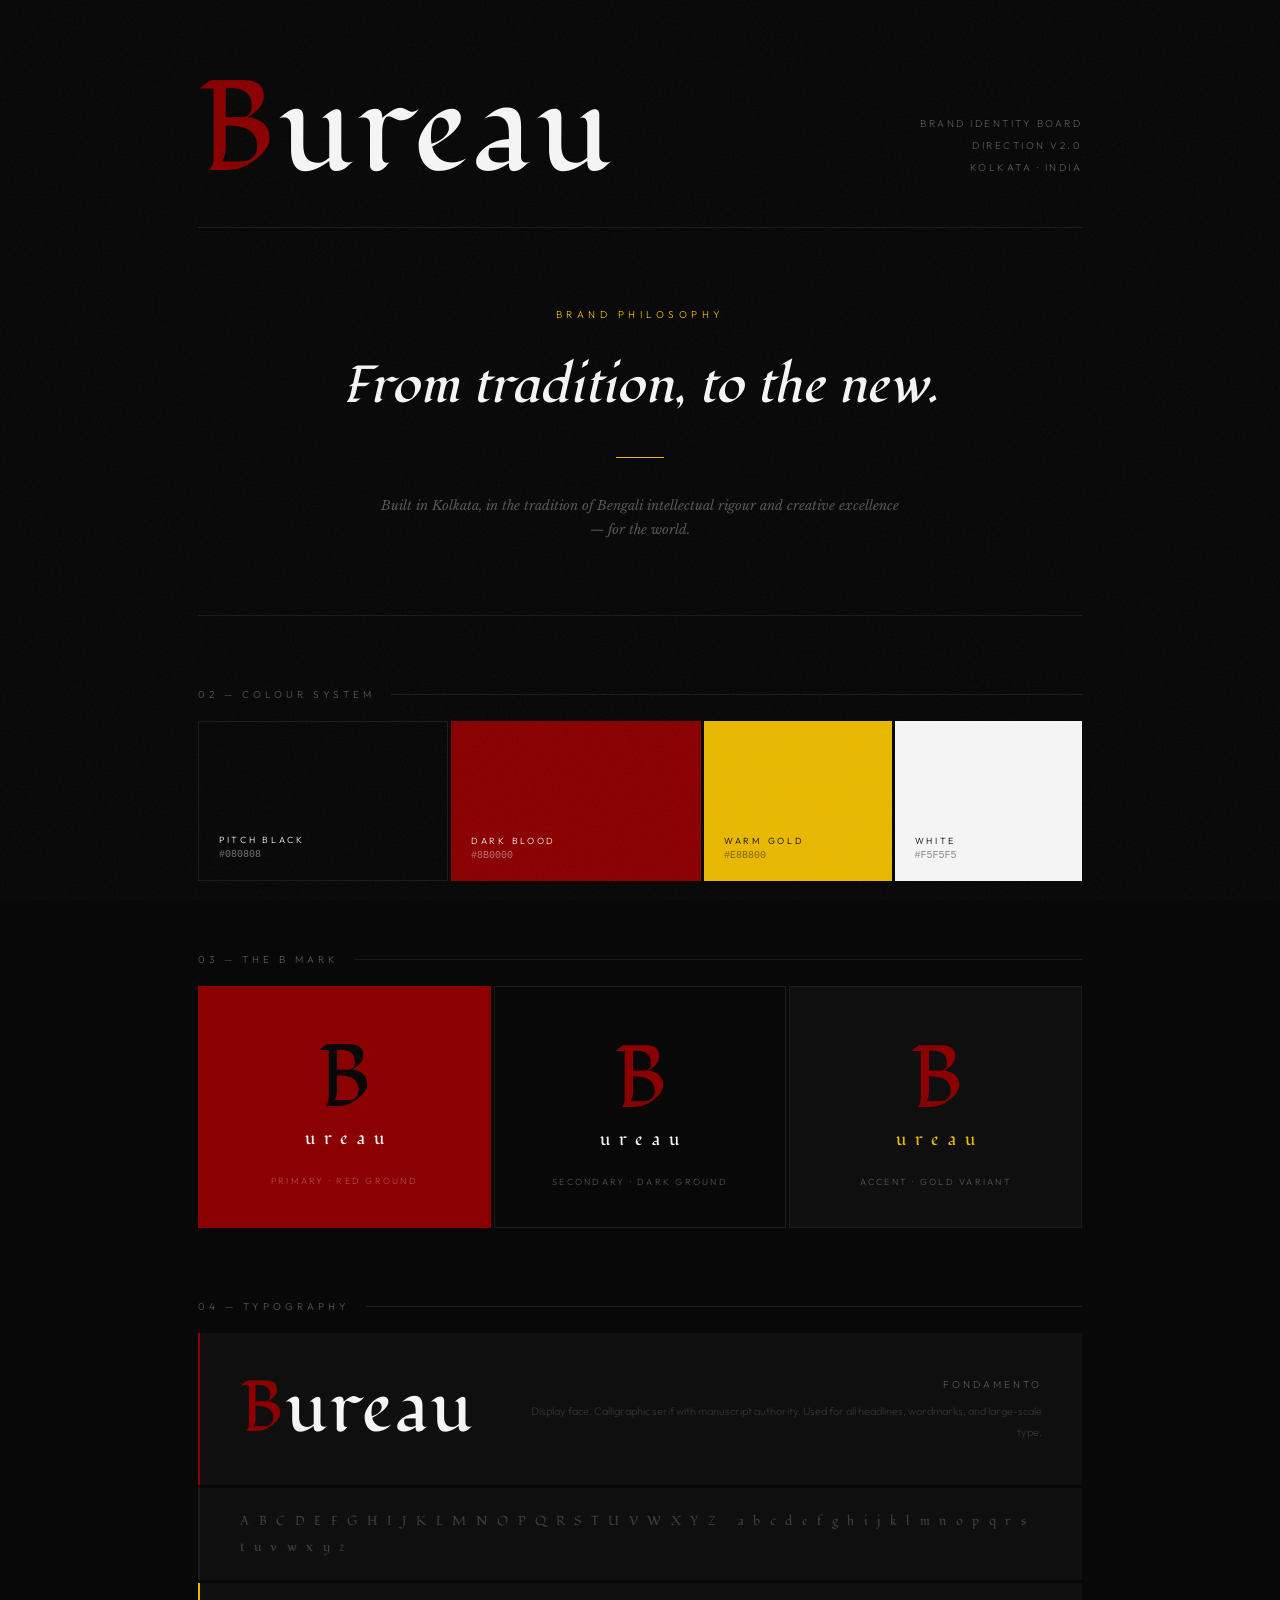
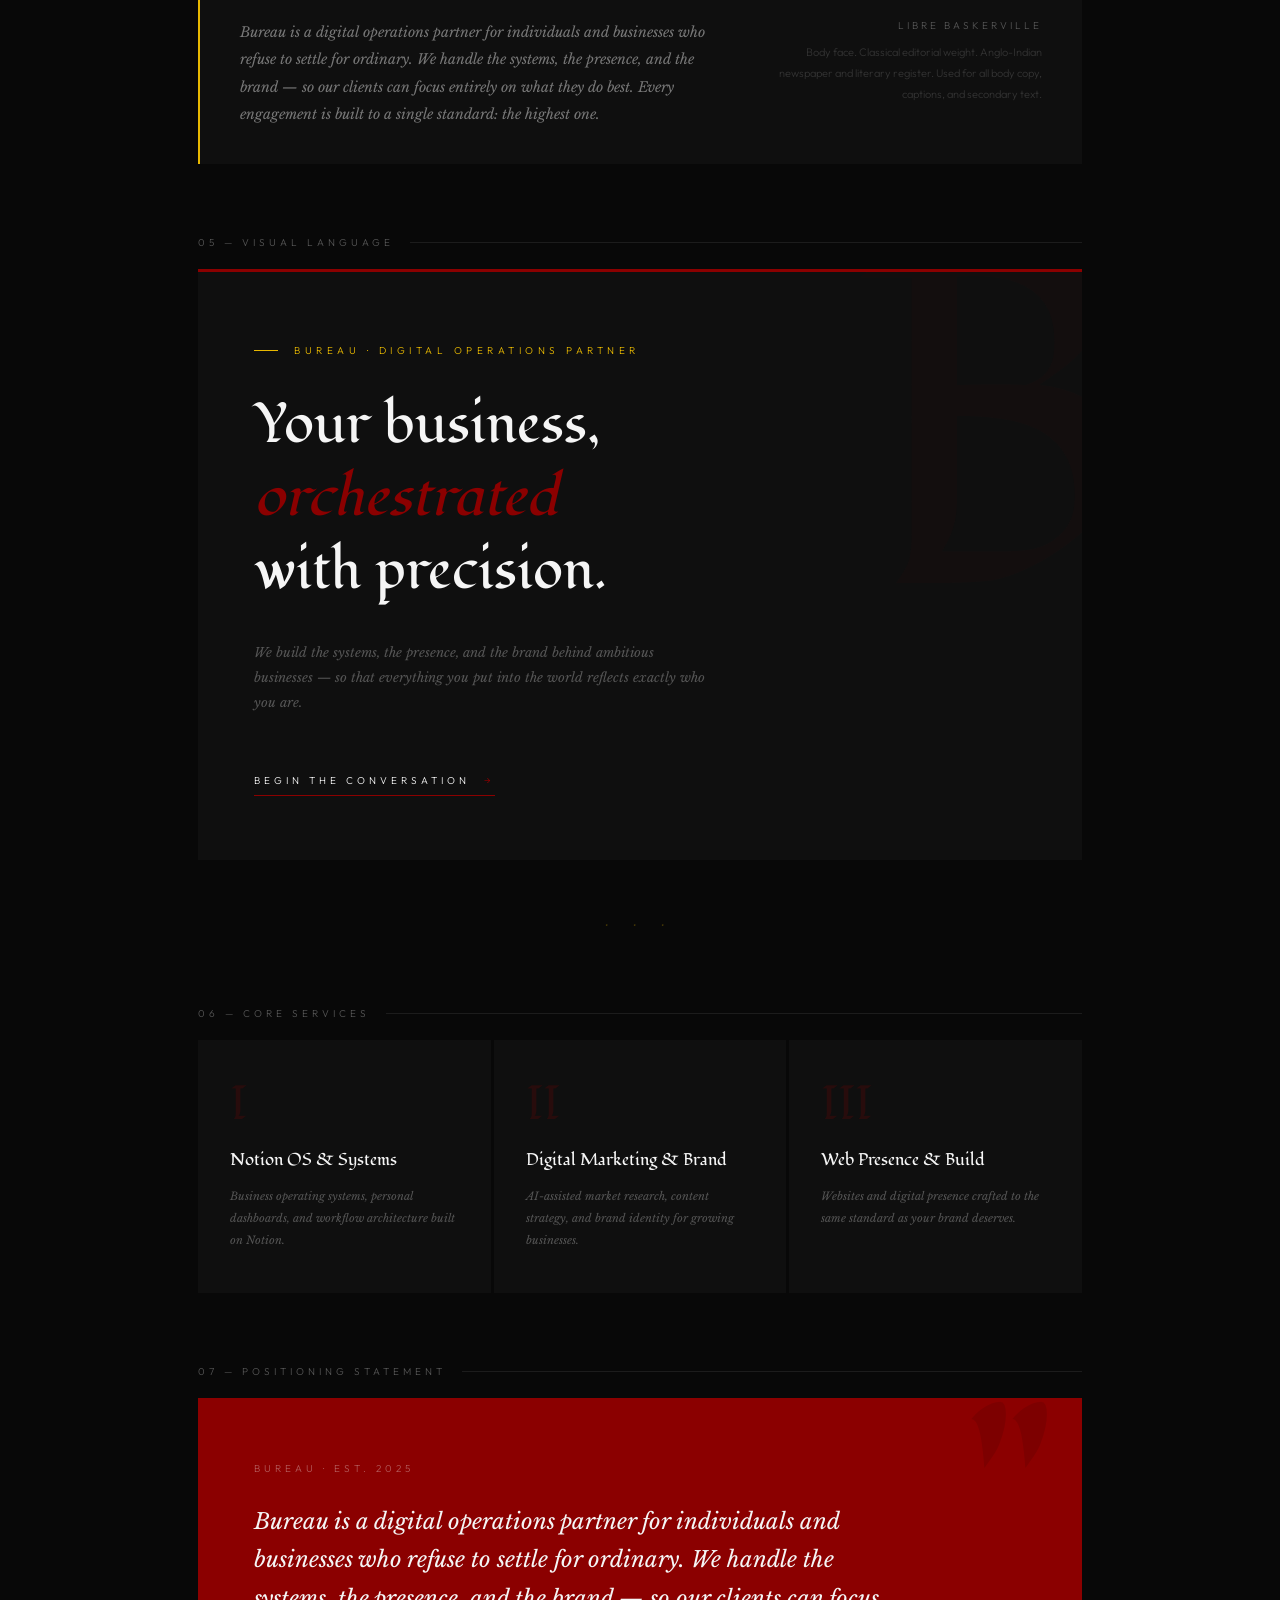
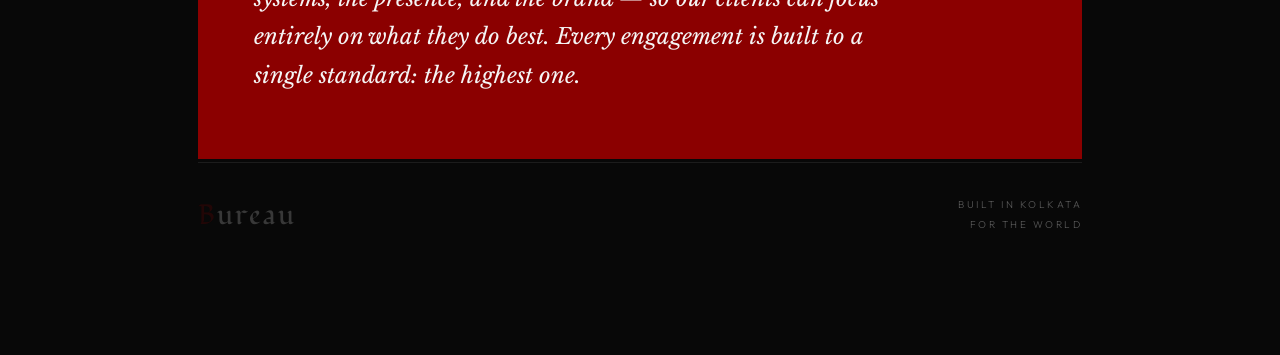
<file: bureau-brand-board-v2.html>
<!DOCTYPE html>
<html lang="en">
<head>
<meta charset="UTF-8">
<meta name="viewport" content="width=device-width, initial-scale=1.0">
<title>Bureau — Brand Identity Board</title>
<link rel="preconnect" href="https://fonts.googleapis.com">
<link rel="preconnect" href="https://fonts.gstatic.com" crossorigin>
<link href="https://fonts.googleapis.com/css2?family=Fondamento:ital@0;1&family=Libre+Baskerville:ital,wght@0,400;0,700;1,400&family=Outfit:wght@300;400;500&display=swap" rel="stylesheet">
<style>
  *, *::before, *::after { box-sizing: border-box; margin: 0; padding: 0; }

  :root {
    --black:  #080808;
    --red:    #8B0000;
    --gold:   #E8B800;
    --white:  #F5F5F5;
    --dim:    #555;
    --panel:  #0F0F0F;
    --border: #1C1C1C;
  }

  body {
    background: var(--black);
    color: var(--white);
    font-family: 'Libre Baskerville', serif;
    font-weight: 400;
    overflow-x: hidden;
  }

  /* ── GRAIN ── */
  body::before {
    content: '';
    position: fixed;
    inset: 0;
    background-image: url("data:image/svg+xml,%3Csvg viewBox='0 0 512 512' xmlns='http://www.w3.org/2000/svg'%3E%3Cfilter id='n'%3E%3CfeTurbulence type='fractalNoise' baseFrequency='0.75' numOctaves='4' stitchTiles='stitch'/%3E%3C/filter%3E%3Crect width='100%25' height='100%25' filter='url(%23n)' opacity='0.035'/%3E%3C/svg%3E");
    pointer-events: none;
    z-index: 9999;
    opacity: 0.7;
  }

  .board {
    max-width: 980px;
    margin: 0 auto;
    padding: 72px 48px 120px;
  }

  /* ── SECTION LABEL ── */
  .label {
    font-family: 'Outfit', sans-serif;
    font-weight: 300;
    font-size: 10px;
    letter-spacing: 0.4em;
    text-transform: uppercase;
    color: var(--dim);
    margin-bottom: 20px;
    margin-top: 72px;
    display: flex;
    align-items: center;
    gap: 16px;
  }
  .label::after {
    content: '';
    flex: 1;
    height: 1px;
    background: var(--border);
  }

  /* ══════════════════════════════
     SECTION 00 — MASTHEAD
  ══════════════════════════════ */
  .masthead {
    border-bottom: 1px solid var(--border);
    padding-bottom: 40px;
    margin-bottom: 0;
    display: flex;
    align-items: flex-end;
    justify-content: space-between;
    animation: fadeUp 0.9s ease both;
  }

  .masthead-wordmark {
    font-family: 'Fondamento', serif;
    font-size: clamp(72px, 12vw, 128px);
    font-weight: 400;
    line-height: 0.9;
    letter-spacing: 0.04em;
    color: var(--white);
  }

  .masthead-wordmark .b { color: var(--red); }

  .masthead-right {
    text-align: right;
    font-family: 'Outfit', sans-serif;
    font-weight: 300;
    font-size: 10px;
    letter-spacing: 0.25em;
    text-transform: uppercase;
    color: var(--dim);
    line-height: 2.2;
    padding-bottom: 8px;
  }

  /* ══════════════════════════════
     SECTION 01 — PHILOSOPHY
  ══════════════════════════════ */
  .philosophy {
    text-align: center;
    padding: 80px 0 72px;
    border-bottom: 1px solid var(--border);
    animation: fadeUp 0.9s 0.1s ease both;
  }

  .philosophy-eyebrow {
    font-family: 'Outfit', sans-serif;
    font-weight: 300;
    font-size: 10px;
    letter-spacing: 0.45em;
    text-transform: uppercase;
    color: var(--gold);
    margin-bottom: 32px;
    display: block;
  }

  .philosophy-line {
    font-family: 'Fondamento', serif;
    font-size: clamp(28px, 5vw, 52px);
    font-weight: 400;
    font-style: italic;
    color: var(--white);
    line-height: 1.3;
    margin-bottom: 36px;
  }

  .philosophy-rule {
    width: 48px;
    height: 1px;
    background: var(--gold);
    margin: 0 auto 36px;
  }

  .philosophy-sub {
    font-family: 'Libre Baskerville', serif;
    font-size: 13px;
    line-height: 1.9;
    color: var(--dim);
    max-width: 520px;
    margin: 0 auto;
    font-style: italic;
  }

  /* ══════════════════════════════
     SECTION 02 — COLOUR SYSTEM
  ══════════════════════════════ */
  .colour-row {
    display: grid;
    grid-template-columns: 2fr 2fr 1.5fr 1.5fr;
    gap: 3px;
    animation: fadeUp 0.9s 0.15s ease both;
  }

  .swatch {
    padding: 32px 20px 20px;
    display: flex;
    flex-direction: column;
    justify-content: flex-end;
    min-height: 160px;
    position: relative;
  }

  .swatch-label {
    font-family: 'Outfit', sans-serif;
    font-weight: 300;
    font-size: 9px;
    letter-spacing: 0.3em;
    text-transform: uppercase;
    display: block;
    margin-bottom: 4px;
  }

  .swatch-hex {
    font-family: monospace;
    font-size: 10px;
    opacity: 0.45;
    display: block;
  }

  .sw-black { background: #080808; border: 1px solid #1c1c1c; }
  .sw-red   { background: #8B0000; }
  .sw-gold  { background: #E8B800; color: #080808; }
  .sw-white { background: #F5F5F5; color: #080808; }

  /* ══════════════════════════════
     SECTION 03 — B MARK
  ══════════════════════════════ */
  .bmark-row {
    display: grid;
    grid-template-columns: 1fr 1fr 1fr;
    gap: 3px;
    animation: fadeUp 0.9s 0.2s ease both;
  }

  .bmark-card {
    padding: 48px 24px 40px;
    display: flex;
    flex-direction: column;
    align-items: center;
    gap: 4px;
  }

  .bmark-primary   { background: var(--red); }
  .bmark-secondary { background: var(--black); border: 1px solid var(--border); }
  .bmark-accent    { background: var(--panel); border: 1px solid var(--border); }

  .bmark-b {
    font-family: 'Fondamento', serif;
    font-size: 88px;
    font-weight: 400;
    line-height: 1;
    display: block;
    letter-spacing: -0.01em;
  }

  .bmark-ureau {
    font-family: 'Fondamento', serif;
    font-size: 18px;
    font-weight: 400;
    letter-spacing: 0.5em;
    text-transform: lowercase;
    display: block;
    padding-left: 0.5em;
  }

  .bmark-usage {
    font-family: 'Outfit', sans-serif;
    font-weight: 300;
    font-size: 9px;
    letter-spacing: 0.25em;
    text-transform: uppercase;
    margin-top: 20px;
    opacity: 0.3;
  }

  /* ══════════════════════════════
     SECTION 04 — TYPOGRAPHY
  ══════════════════════════════ */
  .type-section {
    animation: fadeUp 0.9s 0.25s ease both;
  }

  .type-block {
    background: var(--panel);
    padding: 40px 40px;
    margin-bottom: 3px;
    display: flex;
    align-items: center;
    justify-content: space-between;
    gap: 32px;
    border-left: 2px solid var(--red);
  }

  .type-specimen-display {
    font-family: 'Fondamento', serif;
    font-size: clamp(42px, 7vw, 72px);
    font-weight: 400;
    color: var(--white);
    line-height: 1;
    letter-spacing: 0.04em;
  }

  .type-specimen-display .b { color: var(--red); }

  .type-info {
    text-align: right;
    min-width: 200px;
  }

  .type-name {
    font-family: 'Outfit', sans-serif;
    font-weight: 300;
    font-size: 10px;
    letter-spacing: 0.3em;
    text-transform: uppercase;
    color: var(--dim);
    display: block;
    margin-bottom: 8px;
  }

  .type-role {
    font-family: 'Outfit', sans-serif;
    font-weight: 300;
    font-size: 11px;
    color: #333;
    line-height: 1.65;
    max-width: 200px;
  }

  .type-block-body {
    background: var(--panel);
    padding: 36px 40px;
    margin-bottom: 3px;
    display: flex;
    align-items: flex-start;
    justify-content: space-between;
    gap: 32px;
    border-left: 2px solid var(--gold);
  }

  .type-specimen-body {
    font-family: 'Libre Baskerville', serif;
    font-size: 14px;
    line-height: 1.95;
    color: #777;
    max-width: 480px;
    font-style: italic;
  }

  .alphabet-row {
    background: var(--panel);
    padding: 20px 40px;
    margin-bottom: 3px;
    border-left: 2px solid var(--border);
  }

  .alpha-display {
    font-family: 'Fondamento', serif;
    font-size: 13px;
    letter-spacing: 0.25em;
    color: var(--white);
    opacity: 0.2;
    line-height: 2;
  }

  /* ══════════════════════════════
     SECTION 05 — VISUAL LANGUAGE
  ══════════════════════════════ */
  .hero-mockup {
    background: var(--panel);
    position: relative;
    overflow: hidden;
    padding: 72px 56px 64px;
    border-top: 3px solid var(--red);
    animation: fadeUp 0.9s 0.3s ease both;
  }

  .hero-mockup::after {
    content: 'B';
    font-family: 'Fondamento', serif;
    font-size: 480px;
    font-weight: 400;
    color: rgba(139,0,0,0.04);
    position: absolute;
    right: -60px;
    top: -80px;
    line-height: 1;
    pointer-events: none;
  }

  .hero-eyebrow {
    font-family: 'Outfit', sans-serif;
    font-weight: 300;
    font-size: 10px;
    letter-spacing: 0.45em;
    text-transform: uppercase;
    color: var(--gold);
    margin-bottom: 32px;
    display: flex;
    align-items: center;
    gap: 16px;
  }

  .hero-eyebrow::before {
    content: '';
    width: 24px;
    height: 1px;
    background: var(--gold);
    display: block;
  }

  .hero-headline {
    font-family: 'Fondamento', serif;
    font-size: clamp(34px, 5vw, 56px);
    font-weight: 400;
    line-height: 1.3;
    color: var(--white);
    max-width: 580px;
    margin-bottom: 32px;
  }

  .hero-headline em {
    color: var(--red);
    font-style: italic;
  }

  .hero-body {
    font-family: 'Libre Baskerville', serif;
    font-size: 13px;
    line-height: 1.95;
    color: #555;
    max-width: 460px;
    margin-bottom: 52px;
    font-style: italic;
  }

  .hero-cta {
    display: inline-flex;
    align-items: center;
    gap: 14px;
    font-family: 'Outfit', sans-serif;
    font-weight: 300;
    font-size: 10px;
    letter-spacing: 0.4em;
    text-transform: uppercase;
    color: var(--white);
    border-bottom: 1px solid var(--red);
    padding-bottom: 8px;
    cursor: default;
  }

  .hero-cta-arrow { color: var(--red); }

  /* ══════════════════════════════
     SECTION 06 — SERVICES
  ══════════════════════════════ */
  .services-row {
    display: grid;
    grid-template-columns: 1fr 1fr 1fr;
    gap: 3px;
    animation: fadeUp 0.9s 0.35s ease both;
  }

  .service-card {
    background: var(--panel);
    padding: 40px 32px;
    border-bottom: 2px solid transparent;
    transition: border-color 0.3s;
    position: relative;
  }

  .service-card:hover { border-bottom-color: var(--red); }

  .service-num {
    font-family: 'Fondamento', serif;
    font-size: 48px;
    font-weight: 400;
    color: rgba(139,0,0,0.2);
    display: block;
    line-height: 1;
    margin-bottom: 20px;
  }

  .service-title {
    font-family: 'Fondamento', serif;
    font-size: 17px;
    font-weight: 400;
    color: var(--white);
    display: block;
    margin-bottom: 12px;
    line-height: 1.4;
  }

  .service-desc {
    font-family: 'Libre Baskerville', serif;
    font-size: 11px;
    line-height: 1.85;
    color: var(--dim);
    font-style: italic;
  }

  /* ══════════════════════════════
     SECTION 07 — POSITIONING
  ══════════════════════════════ */
  .positioning {
    background: var(--red);
    padding: 64px 56px;
    position: relative;
    overflow: hidden;
    animation: fadeUp 0.9s 0.4s ease both;
  }

  .positioning::after {
    content: '"';
    font-family: 'Fondamento', serif;
    font-size: 280px;
    font-weight: 400;
    color: rgba(0,0,0,0.1);
    position: absolute;
    right: 24px;
    top: -24px;
    line-height: 1;
    pointer-events: none;
  }

  .positioning-label {
    font-family: 'Outfit', sans-serif;
    font-weight: 300;
    font-size: 10px;
    letter-spacing: 0.4em;
    text-transform: uppercase;
    color: rgba(255,255,255,0.35);
    margin-bottom: 28px;
    display: block;
  }

  .positioning-text {
    font-family: 'Libre Baskerville', serif;
    font-size: clamp(16px, 2.5vw, 22px);
    font-weight: 400;
    font-style: italic;
    line-height: 1.75;
    color: var(--white);
    max-width: 660px;
  }

  /* ══════════════════════════════
     FOOTER
  ══════════════════════════════ */
  .footer {
    border-top: 1px solid var(--border);
    margin-top: 3px;
    padding-top: 32px;
    display: flex;
    justify-content: space-between;
    align-items: center;
    animation: fadeUp 0.9s 0.45s ease both;
  }

  .footer-mark {
    font-family: 'Fondamento', serif;
    font-size: 28px;
    font-weight: 400;
    letter-spacing: 0.08em;
    color: var(--white);
    opacity: 0.2;
  }

  .footer-mark .b { color: var(--red); opacity: 1; }

  .footer-right {
    font-family: 'Outfit', sans-serif;
    font-weight: 300;
    font-size: 10px;
    letter-spacing: 0.25em;
    text-transform: uppercase;
    color: var(--dim);
    text-align: right;
    line-height: 2;
  }

  /* ── ANIMATIONS ── */
  @keyframes fadeUp {
    from { opacity: 0; transform: translateY(20px); }
    to   { opacity: 1; transform: translateY(0); }
  }

  .ornament {
    text-align: center;
    font-family: 'Fondamento', serif;
    font-size: 14px;
    color: var(--gold);
    opacity: 0.3;
    letter-spacing: 0.8em;
    margin: 56px 0;
  }
</style>
</head>
<body>
<div class="board">

  <!-- 00 MASTHEAD -->
  <div class="masthead">
    <div class="masthead-wordmark"><span class="b">B</span>ureau</div>
    <div class="masthead-right">
      Brand Identity Board<br>
      Direction v2.0<br>
      Kolkata · India
    </div>
  </div>

  <!-- 01 PHILOSOPHY -->
  <div class="philosophy">
    <span class="philosophy-eyebrow">Brand Philosophy</span>
    <div class="philosophy-line">From tradition, to the new.</div>
    <div class="philosophy-rule"></div>
    <div class="philosophy-sub">
      Built in Kolkata, in the tradition of Bengali intellectual rigour and creative excellence — for the world.
    </div>
  </div>

  <!-- 02 COLOUR -->
  <div class="label">02 — Colour System</div>
  <div class="colour-row">
    <div class="swatch sw-black">
      <span class="swatch-label">Pitch Black</span>
      <span class="swatch-hex">#080808</span>
    </div>
    <div class="swatch sw-red">
      <span class="swatch-label">Dark Blood</span>
      <span class="swatch-hex">#8B0000</span>
    </div>
    <div class="swatch sw-gold">
      <span class="swatch-label">Warm Gold</span>
      <span class="swatch-hex">#E8B800</span>
    </div>
    <div class="swatch sw-white">
      <span class="swatch-label">White</span>
      <span class="swatch-hex">#F5F5F5</span>
    </div>
  </div>

  <!-- 03 B MARK -->
  <div class="label">03 — The B Mark</div>
  <div class="bmark-row">

    <div class="bmark-card bmark-primary">
      <span class="bmark-b" style="color:#080808;">B</span>
      <span class="bmark-ureau" style="color:#F5F5F5;">ureau</span>
      <span class="bmark-usage">Primary · Red Ground</span>
    </div>

    <div class="bmark-card bmark-secondary">
      <span class="bmark-b" style="color:#8B0000;">B</span>
      <span class="bmark-ureau" style="color:#F5F5F5;">ureau</span>
      <span class="bmark-usage">Secondary · Dark Ground</span>
    </div>

    <div class="bmark-card bmark-accent">
      <span class="bmark-b" style="color:#8B0000;">B</span>
      <span class="bmark-ureau" style="color:#E8B800;">ureau</span>
      <span class="bmark-usage">Accent · Gold Variant</span>
    </div>

  </div>

  <!-- 04 TYPOGRAPHY -->
  <div class="label">04 — Typography</div>
  <div class="type-section">

    <div class="type-block">
      <div class="type-specimen-display"><span class="b">B</span>ureau</div>
      <div class="type-info">
        <span class="type-name">Fondamento</span>
        <span class="type-role">Display face. Calligraphic serif with manuscript authority. Used for all headlines, wordmarks, and large-scale type.</span>
      </div>
    </div>

    <div class="alphabet-row">
      <div class="alpha-display">A B C D E F G H I J K L M N O P Q R S T U V W X Y Z &nbsp; a b c d e f g h i j k l m n o p q r s t u v w x y z</div>
    </div>

    <div class="type-block-body">
      <div class="type-specimen-body">
        Bureau is a digital operations partner for individuals and businesses who refuse to settle for ordinary. We handle the systems, the presence, and the brand — so our clients can focus entirely on what they do best. Every engagement is built to a single standard: the highest one.
      </div>
      <div class="type-info">
        <span class="type-name">Libre Baskerville</span>
        <span class="type-role">Body face. Classical editorial weight. Anglo-Indian newspaper and literary register. Used for all body copy, captions, and secondary text.</span>
      </div>
    </div>

  </div>

  <!-- 05 VISUAL LANGUAGE -->
  <div class="label">05 — Visual Language</div>
  <div class="hero-mockup">
    <div class="hero-eyebrow">Bureau · Digital Operations Partner</div>
    <div class="hero-headline">
      Your business,<br>
      <em>orchestrated</em><br>
      with precision.
    </div>
    <div class="hero-body">
      We build the systems, the presence, and the brand behind ambitious businesses — so that everything you put into the world reflects exactly who you are.
    </div>
    <div class="hero-cta">Begin the conversation <span class="hero-cta-arrow">→</span></div>
  </div>

  <div class="ornament">· · ·</div>

  <!-- 06 SERVICES -->
  <div class="label">06 — Core Services</div>
  <div class="services-row">

    <div class="service-card">
      <span class="service-num">I</span>
      <span class="service-title">Notion OS &amp; Systems</span>
      <span class="service-desc">Business operating systems, personal dashboards, and workflow architecture built on Notion.</span>
    </div>

    <div class="service-card">
      <span class="service-num">II</span>
      <span class="service-title">Digital Marketing &amp; Brand</span>
      <span class="service-desc">AI-assisted market research, content strategy, and brand identity for growing businesses.</span>
    </div>

    <div class="service-card">
      <span class="service-num">III</span>
      <span class="service-title">Web Presence &amp; Build</span>
      <span class="service-desc">Websites and digital presence crafted to the same standard as your brand deserves.</span>
    </div>

  </div>

  <!-- 07 POSITIONING -->
  <div class="label">07 — Positioning Statement</div>
  <div class="positioning">
    <span class="positioning-label">Bureau · Est. 2025</span>
    <div class="positioning-text">
      Bureau is a digital operations partner for individuals and businesses who refuse to settle for ordinary. We handle the systems, the presence, and the brand — so our clients can focus entirely on what they do best. Every engagement is built to a single standard: the highest one.
    </div>
  </div>

  <!-- FOOTER -->
  <div class="footer">
    <div class="footer-mark"><span class="b">B</span>ureau</div>
    <div class="footer-right">
      Built in Kolkata<br>
      For the world
    </div>
  </div>

</div>
</body>
</html>
</file>
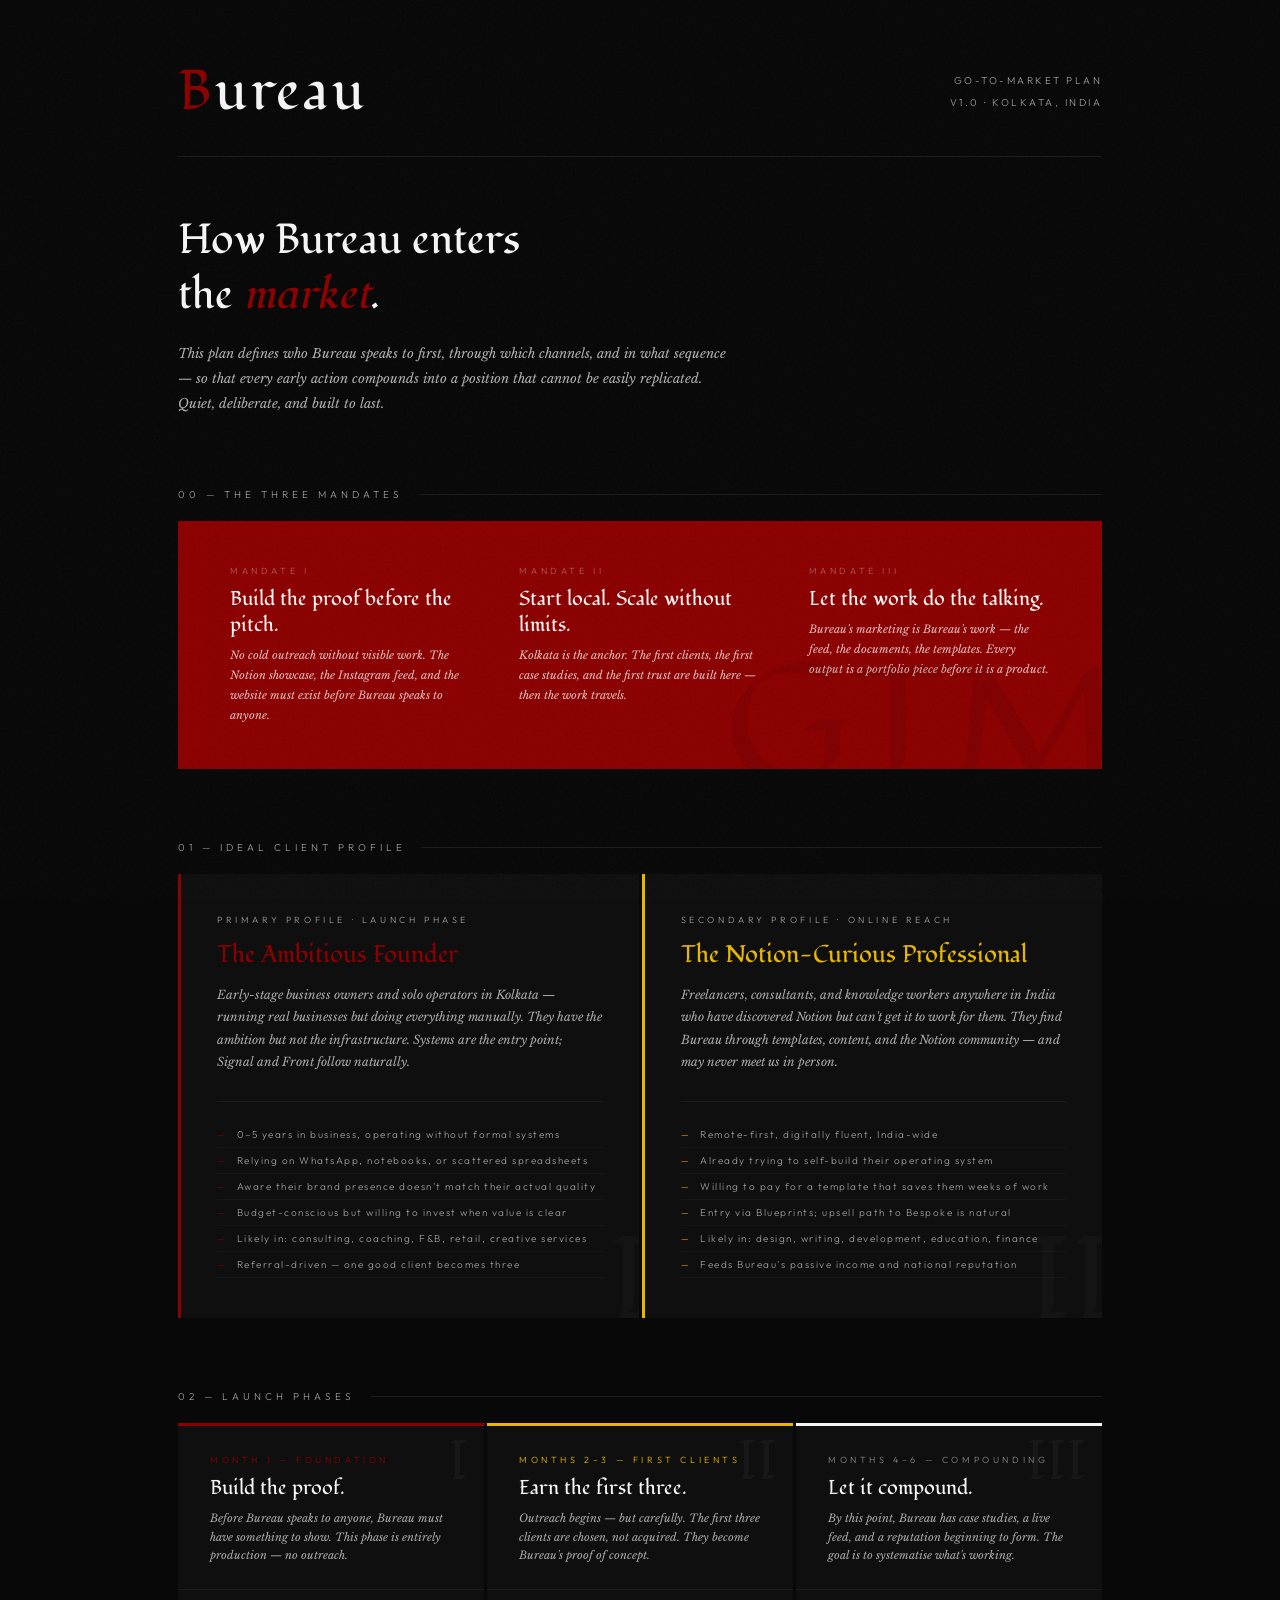
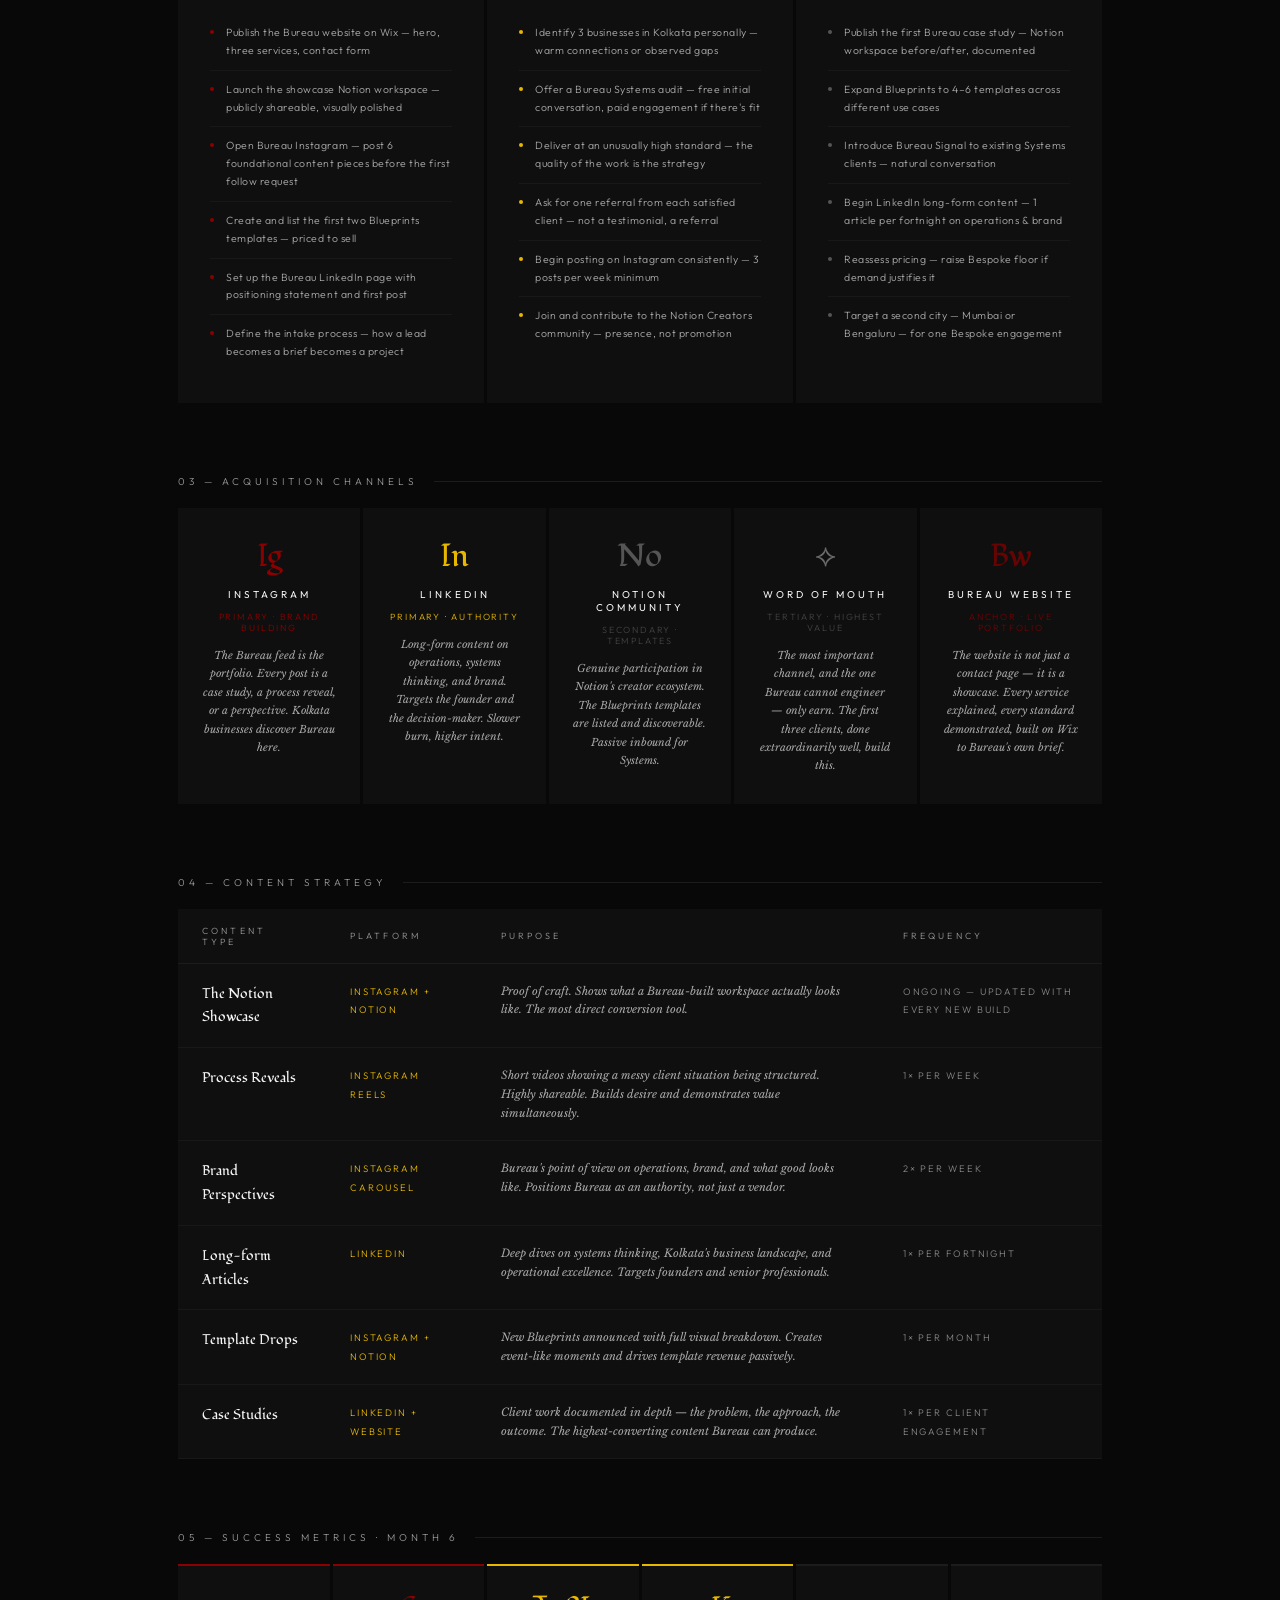
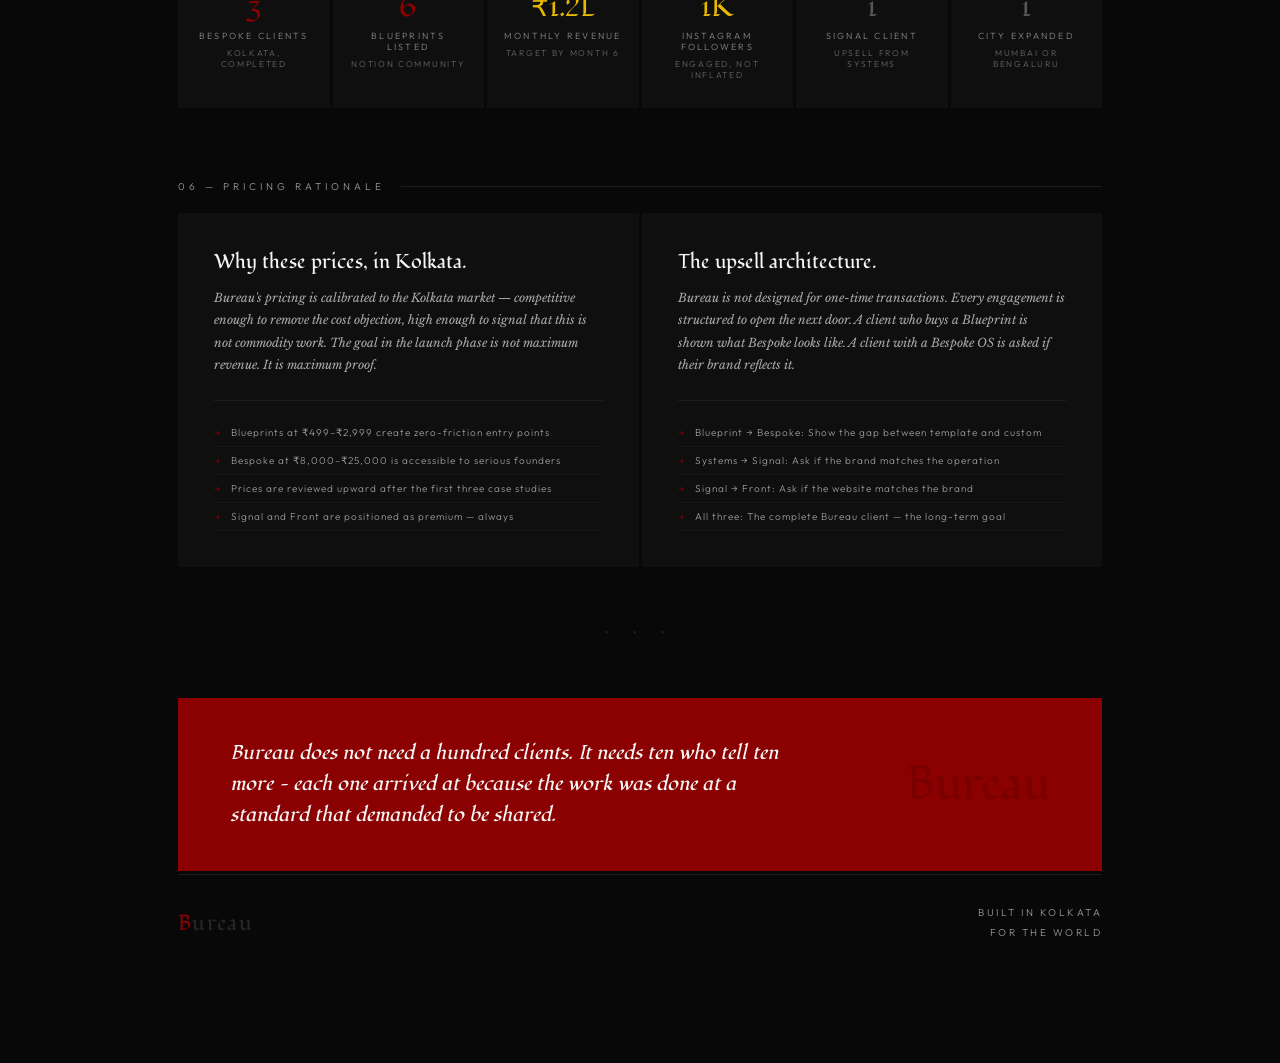
<file: bureau-gtm-plan.html>
<!DOCTYPE html>
<html lang="en">
<head>
<meta charset="UTF-8">
<meta name="viewport" content="width=device-width, initial-scale=1.0">
<title>Bureau — Go-to-Market Plan</title>
<link rel="preconnect" href="https://fonts.googleapis.com">
<link rel="preconnect" href="https://fonts.gstatic.com" crossorigin>
<link href="https://fonts.googleapis.com/css2?family=Fondamento:ital@0;1&family=Libre+Baskerville:ital,wght@0,400;0,700;1,400&family=Outfit:wght@300;400;500&display=swap" rel="stylesheet">
<style>
  *, *::before, *::after { box-sizing: border-box; margin: 0; padding: 0; }

  :root {
    --black:  #080808;
    --red:    #8B0000;
    --gold:   #E8B800;
    --white:  #F5F5F5;
    --dim:    #999;
    --panel:  #0F0F0F;
    --panel2: #131313;
    --border: #1C1C1C;
  }

  body {
    background: var(--black);
    color: var(--white);
    font-family: 'Libre Baskerville', serif;
    overflow-x: hidden;
  }

  body::before {
    content: '';
    position: fixed;
    inset: 0;
    background-image: url("data:image/svg+xml,%3Csvg viewBox='0 0 512 512' xmlns='http://www.w3.org/2000/svg'%3E%3Cfilter id='n'%3E%3CfeTurbulence type='fractalNoise' baseFrequency='0.75' numOctaves='4' stitchTiles='stitch'/%3E%3C/filter%3E%3Crect width='100%25' height='100%25' filter='url(%23n)' opacity='0.03'/%3E%3C/svg%3E");
    pointer-events: none;
    z-index: 9999;
    opacity: 0.7;
  }

  .board {
    max-width: 1020px;
    margin: 0 auto;
    padding: 64px 48px 120px;
  }

  /* ── LABEL ── */
  .label {
    font-family: 'Outfit', sans-serif;
    font-weight: 300;
    font-size: 10px;
    letter-spacing: 0.4em;
    text-transform: uppercase;
    color: var(--dim);
    margin-bottom: 20px;
    margin-top: 72px;
    display: flex;
    align-items: center;
    gap: 16px;
  }
  .label::after {
    content: '';
    flex: 1;
    height: 1px;
    background: var(--border);
  }

  /* ══════════════════════
     HEADER
  ══════════════════════ */
  .header {
    border-bottom: 1px solid var(--border);
    padding-bottom: 36px;
    display: flex;
    align-items: flex-end;
    justify-content: space-between;
    animation: fadeUp 0.8s ease both;
  }

  .wordmark {
    font-family: 'Fondamento', serif;
    font-size: 56px;
    font-weight: 400;
    line-height: 1;
    letter-spacing: 0.06em;
  }
  .wordmark .b { color: var(--red); }

  .header-meta {
    font-family: 'Outfit', sans-serif;
    font-weight: 300;
    font-size: 10px;
    letter-spacing: 0.25em;
    text-transform: uppercase;
    color: var(--dim);
    text-align: right;
    line-height: 2.2;
    padding-bottom: 6px;
  }

  /* ══════════════════════
     INTRO
  ══════════════════════ */
  .intro {
    padding: 56px 0 0;
    animation: fadeUp 0.8s 0.1s ease both;
  }

  .intro-headline {
    font-family: 'Fondamento', serif;
    font-size: clamp(28px, 4vw, 42px);
    font-weight: 400;
    line-height: 1.3;
    color: var(--white);
    max-width: 620px;
    margin-bottom: 20px;
  }

  .intro-headline em { color: var(--red); font-style: italic; }

  .intro-body {
    font-size: 13px;
    line-height: 1.9;
    color: #b0b0b0;
    font-style: italic;
    max-width: 560px;
  }

  /* ══════════════════════
     MANDATE BAND
  ══════════════════════ */
  .mandate {
    background: var(--red);
    padding: 44px 52px;
    display: grid;
    grid-template-columns: 1fr 1fr 1fr;
    gap: 48px;
    animation: fadeUp 0.8s 0.15s ease both;
    position: relative;
    overflow: hidden;
  }

  .mandate::after {
    content: 'GTM';
    position: absolute;
    right: -20px;
    bottom: -40px;
    font-family: 'Fondamento', serif;
    font-size: 160px;
    font-weight: 400;
    color: rgba(0,0,0,0.08);
    line-height: 1;
    pointer-events: none;
  }

  .mandate-item {}

  .mandate-num {
    font-family: 'Outfit', sans-serif;
    font-weight: 300;
    font-size: 9px;
    letter-spacing: 0.4em;
    text-transform: uppercase;
    color: rgba(255,255,255,0.35);
    display: block;
    margin-bottom: 10px;
  }

  .mandate-title {
    font-family: 'Fondamento', serif;
    font-size: 20px;
    font-weight: 400;
    color: var(--white);
    display: block;
    margin-bottom: 8px;
    line-height: 1.3;
  }

  .mandate-body {
    font-size: 11px;
    line-height: 1.8;
    color: rgba(255,255,255,0.75);
    font-style: italic;
  }

  /* ══════════════════════
     ICP — IDEAL CLIENT
  ══════════════════════ */
  .icp-grid {
    display: grid;
    grid-template-columns: 1fr 1fr;
    gap: 3px;
    animation: fadeUp 0.8s 0.2s ease both;
  }

  .icp-card {
    background: var(--panel);
    padding: 40px 36px;
    position: relative;
    overflow: hidden;
    border-left: 3px solid var(--border);
  }

  .icp-card.primary   { border-left-color: var(--red); }
  .icp-card.secondary { border-left-color: var(--gold); }

  .icp-bg {
    position: absolute;
    right: -12px;
    bottom: -24px;
    font-family: 'Fondamento', serif;
    font-size: 120px;
    color: rgba(255,255,255,0.025);
    line-height: 1;
    pointer-events: none;
  }

  .icp-tag {
    font-family: 'Outfit', sans-serif;
    font-weight: 300;
    font-size: 9px;
    letter-spacing: 0.4em;
    text-transform: uppercase;
    color: var(--dim);
    display: block;
    margin-bottom: 16px;
  }

  .icp-name {
    font-family: 'Fondamento', serif;
    font-size: 24px;
    font-weight: 400;
    display: block;
    margin-bottom: 14px;
    line-height: 1.2;
  }

  .icp-card.primary   .icp-name { color: var(--red); }
  .icp-card.secondary .icp-name { color: var(--gold); }

  .icp-desc {
    font-size: 12px;
    line-height: 1.85;
    color: #aaa;
    font-style: italic;
    margin-bottom: 28px;
  }

  .icp-traits {
    list-style: none;
    border-top: 1px solid var(--border);
    padding-top: 20px;
  }

  .icp-traits li {
    font-family: 'Outfit', sans-serif;
    font-weight: 300;
    font-size: 10px;
    letter-spacing: 0.15em;
    color: #999;
    padding: 6px 0;
    display: flex;
    align-items: baseline;
    gap: 10px;
    border-bottom: 1px solid rgba(255,255,255,0.03);
  }

  .icp-traits li::before {
    content: '—';
    color: var(--red);
    flex-shrink: 0;
    font-size: 9px;
  }

  .icp-card.secondary .icp-traits li::before { color: var(--gold); }

  /* ══════════════════════
     PHASE TIMELINE
  ══════════════════════ */
  .phase-section {
    animation: fadeUp 0.8s 0.25s ease both;
  }

  .phase-row {
    display: grid;
    grid-template-columns: 1fr 1fr 1fr;
    gap: 3px;
  }

  .phase-card {
    background: var(--panel);
    padding: 0;
    overflow: hidden;
  }

  .phase-header {
    padding: 28px 32px 24px;
    border-bottom: 1px solid var(--border);
    position: relative;
  }

  .ph-1 .phase-header { border-top: 3px solid var(--red); }
  .ph-2 .phase-header { border-top: 3px solid var(--gold); }
  .ph-3 .phase-header { border-top: 3px solid var(--white); }

  .phase-num {
    font-family: 'Fondamento', serif;
    font-size: 56px;
    color: rgba(255,255,255,0.04);
    position: absolute;
    right: 16px;
    top: 8px;
    line-height: 1;
  }

  .phase-period {
    font-family: 'Outfit', sans-serif;
    font-weight: 300;
    font-size: 9px;
    letter-spacing: 0.4em;
    text-transform: uppercase;
    display: block;
    margin-bottom: 10px;
  }

  .ph-1 .phase-period { color: var(--red); }
  .ph-2 .phase-period { color: var(--gold); }
  .ph-3 .phase-period { color: #888; }

  .phase-name {
    font-family: 'Fondamento', serif;
    font-size: 20px;
    font-weight: 400;
    color: var(--white);
    display: block;
    line-height: 1.3;
    margin-bottom: 8px;
  }

  .phase-goal {
    font-size: 11px;
    font-style: italic;
    color: #aaa;
    line-height: 1.7;
  }

  .phase-body {
    padding: 24px 32px 32px;
  }

  .phase-item {
    padding: 10px 0;
    border-bottom: 1px solid rgba(255,255,255,0.04);
    display: flex;
    align-items: flex-start;
    gap: 12px;
  }

  .phase-item:last-child { border-bottom: none; }

  .phase-dot {
    width: 4px;
    height: 4px;
    border-radius: 50%;
    margin-top: 6px;
    flex-shrink: 0;
  }

  .ph-1 .phase-dot { background: var(--red); }
  .ph-2 .phase-dot { background: var(--gold); }
  .ph-3 .phase-dot { background: #555; }

  .phase-item-text {
    font-family: 'Outfit', sans-serif;
    font-weight: 300;
    font-size: 10.5px;
    line-height: 1.7;
    color: #aaa;
    letter-spacing: 0.05em;
  }

  /* ══════════════════════
     CHANNELS
  ══════════════════════ */
  .channels-grid {
    display: grid;
    grid-template-columns: 1fr 1fr 1fr 1fr 1fr;
    gap: 3px;
    animation: fadeUp 0.8s 0.3s ease both;
  }

  .channel-card {
    background: var(--panel);
    padding: 32px 24px 28px;
    text-align: center;
    position: relative;
  }

  .channel-icon {
    font-family: 'Fondamento', serif;
    font-size: 32px;
    display: block;
    margin-bottom: 16px;
    line-height: 1;
  }

  .ch-1 .channel-icon { color: var(--red); }
  .ch-2 .channel-icon { color: var(--gold); }
  .ch-3 .channel-icon { color: #555; }
  .ch-4 .channel-icon { color: var(--white); opacity: 0.4; }
  .ch-5 .channel-icon { color: var(--red); opacity: 0.7; }

  .channel-name {
    font-family: 'Outfit', sans-serif;
    font-weight: 400;
    font-size: 10px;
    letter-spacing: 0.3em;
    text-transform: uppercase;
    color: var(--white);
    display: block;
    margin-bottom: 10px;
  }

  .channel-role {
    font-family: 'Outfit', sans-serif;
    font-weight: 300;
    font-size: 9px;
    letter-spacing: 0.2em;
    text-transform: uppercase;
    display: block;
    margin-bottom: 14px;
  }

  .ch-1 .channel-role { color: var(--red); }
  .ch-2 .channel-role { color: var(--gold); }
  .ch-3 .channel-role { color: #444; }
  .ch-4 .channel-role { color: #444; }
  .ch-5 .channel-role { color: var(--red); opacity: 0.8; }

  .channel-desc {
    font-size: 10.5px;
    line-height: 1.75;
    color: #aaa;
    font-style: italic;
  }

  /* ══════════════════════
     CONTENT STRATEGY
  ══════════════════════ */
  .content-section {
    animation: fadeUp 0.8s 0.32s ease both;
  }

  .content-table {
    background: var(--panel);
    width: 100%;
    border-collapse: collapse;
  }

  .content-table thead tr {
    border-bottom: 1px solid var(--border);
  }

  .content-table th {
    font-family: 'Outfit', sans-serif;
    font-weight: 300;
    font-size: 9px;
    letter-spacing: 0.35em;
    text-transform: uppercase;
    color: var(--dim);
    padding: 16px 24px;
    text-align: left;
  }

  .content-table tbody tr {
    border-bottom: 1px solid rgba(255,255,255,0.04);
    transition: background 0.2s;
  }

  .content-table tbody tr:hover { background: rgba(255,255,255,0.015); }

  .content-table td {
    padding: 18px 24px;
    font-size: 11px;
    line-height: 1.7;
    vertical-align: top;
  }

  .ct-type {
    font-family: 'Fondamento', serif;
    font-size: 14px;
    color: var(--white);
  }

  .ct-platform {
    font-family: 'Outfit', sans-serif;
    font-weight: 300;
    font-size: 9.5px;
    letter-spacing: 0.2em;
    color: var(--gold);
    text-transform: uppercase;
  }

  .ct-purpose {
    color: #aaa;
    font-style: italic;
  }

  .ct-freq {
    font-family: 'Outfit', sans-serif;
    font-weight: 300;
    font-size: 9.5px;
    letter-spacing: 0.2em;
    text-transform: uppercase;
    color: #888;
  }

  /* ══════════════════════
     KPI TABLE
  ══════════════════════ */
  .kpi-section {
    animation: fadeUp 0.8s 0.35s ease both;
  }

  .kpi-grid {
    display: grid;
    grid-template-columns: 1fr 1fr 1fr 1fr 1fr 1fr;
    gap: 3px;
  }

  .kpi-cell {
    background: var(--panel);
    padding: 28px 16px;
    text-align: center;
    border-top: 2px solid var(--border);
  }

  .kpi-cell.highlight { border-top-color: var(--red); }
  .kpi-cell.highlight-gold { border-top-color: var(--gold); }

  .kpi-value {
    font-family: 'Fondamento', serif;
    font-size: 28px;
    font-weight: 400;
    display: block;
    line-height: 1;
    margin-bottom: 8px;
  }

  .kpi-cell.highlight .kpi-value { color: var(--red); }
  .kpi-cell.highlight-gold .kpi-value { color: var(--gold); }
  .kpi-cell:not(.highlight):not(.highlight-gold) .kpi-value { color: rgba(255,255,255,0.3); }

  .kpi-label {
    font-family: 'Outfit', sans-serif;
    font-weight: 300;
    font-size: 9px;
    letter-spacing: 0.25em;
    text-transform: uppercase;
    color: #888;
    display: block;
    margin-bottom: 6px;
  }

  .kpi-timeframe {
    font-family: 'Outfit', sans-serif;
    font-weight: 300;
    font-size: 8.5px;
    letter-spacing: 0.2em;
    text-transform: uppercase;
    color: #666;
    display: block;
  }

  /* ══════════════════════
     PRICING RATIONALE
  ══════════════════════ */
  .pricing-section {
    animation: fadeUp 0.8s 0.37s ease both;
  }

  .pricing-strategy {
    display: grid;
    grid-template-columns: 1fr 1fr;
    gap: 3px;
  }

  .ps-card {
    background: var(--panel);
    padding: 36px 36px;
  }

  .ps-title {
    font-family: 'Fondamento', serif;
    font-size: 20px;
    color: var(--white);
    display: block;
    margin-bottom: 12px;
    line-height: 1.3;
  }

  .ps-body {
    font-size: 12px;
    line-height: 1.85;
    color: #aaa;
    font-style: italic;
    margin-bottom: 24px;
  }

  .ps-points {
    list-style: none;
    border-top: 1px solid var(--border);
    padding-top: 18px;
  }

  .ps-points li {
    font-family: 'Outfit', sans-serif;
    font-weight: 300;
    font-size: 10px;
    letter-spacing: 0.1em;
    color: #999;
    padding: 7px 0;
    border-bottom: 1px solid rgba(255,255,255,0.03);
    display: flex;
    align-items: baseline;
    gap: 10px;
  }

  .ps-points li::before { content: '→'; color: var(--red); font-size: 9px; flex-shrink: 0; }

  /* ══════════════════════
     CLOSING BAND
  ══════════════════════ */
  .band {
    background: var(--red);
    padding: 40px 52px;
    display: flex;
    align-items: center;
    justify-content: space-between;
    gap: 32px;
    animation: fadeUp 0.8s 0.4s ease both;
  }

  .band-text {
    font-family: 'Fondamento', serif;
    font-size: clamp(15px, 2vw, 20px);
    font-style: italic;
    line-height: 1.55;
    color: var(--white);
    max-width: 580px;
  }

  .band-mark {
    font-family: 'Fondamento', serif;
    font-size: 48px;
    color: rgba(0,0,0,0.12);
    white-space: nowrap;
    flex-shrink: 0;
  }

  /* ══════════════════════
     FOOTER
  ══════════════════════ */
  .footer {
    border-top: 1px solid var(--border);
    padding-top: 28px;
    display: flex;
    justify-content: space-between;
    align-items: center;
    animation: fadeUp 0.8s 0.45s ease both;
  }

  .footer-mark {
    font-family: 'Fondamento', serif;
    font-size: 22px;
    color: rgba(255,255,255,0.12);
    letter-spacing: 0.06em;
  }
  .footer-mark .b { color: var(--red); opacity: 1; }

  .footer-right {
    font-family: 'Outfit', sans-serif;
    font-weight: 300;
    font-size: 10px;
    letter-spacing: 0.25em;
    text-transform: uppercase;
    color: var(--dim);
    text-align: right;
    line-height: 2;
  }

  .ornament {
    text-align: center;
    font-family: 'Fondamento', serif;
    font-size: 14px;
    color: var(--gold);
    opacity: 0.25;
    letter-spacing: 0.8em;
    margin: 56px 0;
  }

  @keyframes fadeUp {
    from { opacity: 0; transform: translateY(20px); }
    to   { opacity: 1; transform: translateY(0); }
  }
</style>
</head>
<body>
<div class="board">

  <!-- HEADER -->
  <div class="header">
    <div class="wordmark"><span class="b">B</span>ureau</div>
    <div class="header-meta">
      Go-to-Market Plan<br>
      v1.0 · Kolkata, India
    </div>
  </div>

  <!-- INTRO -->
  <div class="intro">
    <div class="intro-headline">
      How Bureau enters<br>
      the <em>market</em>.
    </div>
    <div class="intro-body">
      This plan defines who Bureau speaks to first, through which channels, and in what sequence — so that every early action compounds into a position that cannot be easily replicated. Quiet, deliberate, and built to last.
    </div>
  </div>

  <!-- MANDATE -->
  <div class="label">00 — The Three Mandates</div>
  <div class="mandate">
    <div class="mandate-item">
      <span class="mandate-num">Mandate I</span>
      <span class="mandate-title">Build the proof before the pitch.</span>
      <div class="mandate-body">No cold outreach without visible work. The Notion showcase, the Instagram feed, and the website must exist before Bureau speaks to anyone.</div>
    </div>
    <div class="mandate-item">
      <span class="mandate-num">Mandate II</span>
      <span class="mandate-title">Start local. Scale without limits.</span>
      <div class="mandate-body">Kolkata is the anchor. The first clients, the first case studies, and the first trust are built here — then the work travels.</div>
    </div>
    <div class="mandate-item">
      <span class="mandate-num">Mandate III</span>
      <span class="mandate-title">Let the work do the talking.</span>
      <div class="mandate-body">Bureau's marketing is Bureau's work — the feed, the documents, the templates. Every output is a portfolio piece before it is a product.</div>
    </div>
  </div>

  <!-- ICP -->
  <div class="label">01 — Ideal Client Profile</div>
  <div class="icp-grid">

    <div class="icp-card primary">
      <span class="icp-bg">I</span>
      <span class="icp-tag">Primary Profile · Launch Phase</span>
      <span class="icp-name">The Ambitious Founder</span>
      <p class="icp-desc">
        Early-stage business owners and solo operators in Kolkata — running real businesses but doing everything manually. They have the ambition but not the infrastructure. Systems are the entry point; Signal and Front follow naturally.
      </p>
      <ul class="icp-traits">
        <li>0–5 years in business, operating without formal systems</li>
        <li>Relying on WhatsApp, notebooks, or scattered spreadsheets</li>
        <li>Aware their brand presence doesn't match their actual quality</li>
        <li>Budget-conscious but willing to invest when value is clear</li>
        <li>Likely in: consulting, coaching, F&amp;B, retail, creative services</li>
        <li>Referral-driven — one good client becomes three</li>
      </ul>
    </div>

    <div class="icp-card secondary">
      <span class="icp-bg">II</span>
      <span class="icp-tag">Secondary Profile · Online Reach</span>
      <span class="icp-name">The Notion-Curious Professional</span>
      <p class="icp-desc">
        Freelancers, consultants, and knowledge workers anywhere in India who have discovered Notion but can't get it to work for them. They find Bureau through templates, content, and the Notion community — and may never meet us in person.
      </p>
      <ul class="icp-traits">
        <li>Remote-first, digitally fluent, India-wide</li>
        <li>Already trying to self-build their operating system</li>
        <li>Willing to pay for a template that saves them weeks of work</li>
        <li>Entry via Blueprints; upsell path to Bespoke is natural</li>
        <li>Likely in: design, writing, development, education, finance</li>
        <li>Feeds Bureau's passive income and national reputation</li>
      </ul>
    </div>

  </div>

  <!-- PHASE TIMELINE -->
  <div class="label">02 — Launch Phases</div>
  <div class="phase-section">
    <div class="phase-row">

      <!-- PHASE 1 -->
      <div class="phase-card ph-1">
        <div class="phase-header">
          <span class="phase-num">I</span>
          <span class="phase-period">Month 1 — Foundation</span>
          <span class="phase-name">Build the proof.</span>
          <div class="phase-goal">Before Bureau speaks to anyone, Bureau must have something to show. This phase is entirely production — no outreach.</div>
        </div>
        <div class="phase-body">
          <div class="phase-item">
            <div class="phase-dot"></div>
            <div class="phase-item-text">Publish the Bureau website on Wix — hero, three services, contact form</div>
          </div>
          <div class="phase-item">
            <div class="phase-dot"></div>
            <div class="phase-item-text">Launch the showcase Notion workspace — publicly shareable, visually polished</div>
          </div>
          <div class="phase-item">
            <div class="phase-dot"></div>
            <div class="phase-item-text">Open Bureau Instagram — post 6 foundational content pieces before the first follow request</div>
          </div>
          <div class="phase-item">
            <div class="phase-dot"></div>
            <div class="phase-item-text">Create and list the first two Blueprints templates — priced to sell</div>
          </div>
          <div class="phase-item">
            <div class="phase-dot"></div>
            <div class="phase-item-text">Set up the Bureau LinkedIn page with positioning statement and first post</div>
          </div>
          <div class="phase-item">
            <div class="phase-dot"></div>
            <div class="phase-item-text">Define the intake process — how a lead becomes a brief becomes a project</div>
          </div>
        </div>
      </div>

      <!-- PHASE 2 -->
      <div class="phase-card ph-2">
        <div class="phase-header">
          <span class="phase-num">II</span>
          <span class="phase-period">Months 2–3 — First Clients</span>
          <span class="phase-name">Earn the first three.</span>
          <div class="phase-goal">Outreach begins — but carefully. The first three clients are chosen, not acquired. They become Bureau's proof of concept.</div>
        </div>
        <div class="phase-body">
          <div class="phase-item">
            <div class="phase-dot"></div>
            <div class="phase-item-text">Identify 3 businesses in Kolkata personally — warm connections or observed gaps</div>
          </div>
          <div class="phase-item">
            <div class="phase-dot"></div>
            <div class="phase-item-text">Offer a Bureau Systems audit — free initial conversation, paid engagement if there's fit</div>
          </div>
          <div class="phase-item">
            <div class="phase-dot"></div>
            <div class="phase-item-text">Deliver at an unusually high standard — the quality of the work is the strategy</div>
          </div>
          <div class="phase-item">
            <div class="phase-dot"></div>
            <div class="phase-item-text">Ask for one referral from each satisfied client — not a testimonial, a referral</div>
          </div>
          <div class="phase-item">
            <div class="phase-dot"></div>
            <div class="phase-item-text">Begin posting on Instagram consistently — 3 posts per week minimum</div>
          </div>
          <div class="phase-item">
            <div class="phase-dot"></div>
            <div class="phase-item-text">Join and contribute to the Notion Creators community — presence, not promotion</div>
          </div>
        </div>
      </div>

      <!-- PHASE 3 -->
      <div class="phase-card ph-3">
        <div class="phase-header">
          <span class="phase-num">III</span>
          <span class="phase-period">Months 4–6 — Compounding</span>
          <span class="phase-name">Let it compound.</span>
          <div class="phase-goal">By this point, Bureau has case studies, a live feed, and a reputation beginning to form. The goal is to systematise what's working.</div>
        </div>
        <div class="phase-body">
          <div class="phase-item">
            <div class="phase-dot"></div>
            <div class="phase-item-text">Publish the first Bureau case study — Notion workspace before/after, documented</div>
          </div>
          <div class="phase-item">
            <div class="phase-dot"></div>
            <div class="phase-item-text">Expand Blueprints to 4–6 templates across different use cases</div>
          </div>
          <div class="phase-item">
            <div class="phase-dot"></div>
            <div class="phase-item-text">Introduce Bureau Signal to existing Systems clients — natural conversation</div>
          </div>
          <div class="phase-item">
            <div class="phase-dot"></div>
            <div class="phase-item-text">Begin LinkedIn long-form content — 1 article per fortnight on operations &amp; brand</div>
          </div>
          <div class="phase-item">
            <div class="phase-dot"></div>
            <div class="phase-item-text">Reassess pricing — raise Bespoke floor if demand justifies it</div>
          </div>
          <div class="phase-item">
            <div class="phase-dot"></div>
            <div class="phase-item-text">Target a second city — Mumbai or Bengaluru — for one Bespoke engagement</div>
          </div>
        </div>
      </div>

    </div>
  </div>

  <!-- CHANNELS -->
  <div class="label">03 — Acquisition Channels</div>
  <div class="channels-grid">

    <div class="channel-card ch-1">
      <span class="channel-icon">Ig</span>
      <span class="channel-name">Instagram</span>
      <span class="channel-role">Primary · Brand Building</span>
      <p class="channel-desc">The Bureau feed is the portfolio. Every post is a case study, a process reveal, or a perspective. Kolkata businesses discover Bureau here.</p>
    </div>

    <div class="channel-card ch-2">
      <span class="channel-icon">In</span>
      <span class="channel-name">LinkedIn</span>
      <span class="channel-role">Primary · Authority</span>
      <p class="channel-desc">Long-form content on operations, systems thinking, and brand. Targets the founder and the decision-maker. Slower burn, higher intent.</p>
    </div>

    <div class="channel-card ch-3">
      <span class="channel-icon">No</span>
      <span class="channel-name">Notion Community</span>
      <span class="channel-role">Secondary · Templates</span>
      <p class="channel-desc">Genuine participation in Notion's creator ecosystem. The Blueprints templates are listed and discoverable. Passive inbound for Systems.</p>
    </div>

    <div class="channel-card ch-4">
      <span class="channel-icon">⟡</span>
      <span class="channel-name">Word of Mouth</span>
      <span class="channel-role">Tertiary · Highest Value</span>
      <p class="channel-desc">The most important channel, and the one Bureau cannot engineer — only earn. The first three clients, done extraordinarily well, build this.</p>
    </div>

    <div class="channel-card ch-5">
      <span class="channel-icon">Bw</span>
      <span class="channel-name">Bureau Website</span>
      <span class="channel-role">Anchor · Live Portfolio</span>
      <p class="channel-desc">The website is not just a contact page — it is a showcase. Every service explained, every standard demonstrated, built on Wix to Bureau's own brief.</p>
    </div>

  </div>

  <!-- CONTENT STRATEGY -->
  <div class="label">04 — Content Strategy</div>
  <div class="content-section">
    <table class="content-table">
      <thead>
        <tr>
          <th>Content Type</th>
          <th>Platform</th>
          <th>Purpose</th>
          <th>Frequency</th>
        </tr>
      </thead>
      <tbody>
        <tr>
          <td><span class="ct-type">The Notion Showcase</span></td>
          <td><span class="ct-platform">Instagram + Notion</span></td>
          <td><span class="ct-purpose">Proof of craft. Shows what a Bureau-built workspace actually looks like. The most direct conversion tool.</span></td>
          <td><span class="ct-freq">Ongoing — updated with every new build</span></td>
        </tr>
        <tr>
          <td><span class="ct-type">Process Reveals</span></td>
          <td><span class="ct-platform">Instagram Reels</span></td>
          <td><span class="ct-purpose">Short videos showing a messy client situation being structured. Highly shareable. Builds desire and demonstrates value simultaneously.</span></td>
          <td><span class="ct-freq">1× per week</span></td>
        </tr>
        <tr>
          <td><span class="ct-type">Brand Perspectives</span></td>
          <td><span class="ct-platform">Instagram Carousel</span></td>
          <td><span class="ct-purpose">Bureau's point of view on operations, brand, and what good looks like. Positions Bureau as an authority, not just a vendor.</span></td>
          <td><span class="ct-freq">2× per week</span></td>
        </tr>
        <tr>
          <td><span class="ct-type">Long-form Articles</span></td>
          <td><span class="ct-platform">LinkedIn</span></td>
          <td><span class="ct-purpose">Deep dives on systems thinking, Kolkata's business landscape, and operational excellence. Targets founders and senior professionals.</span></td>
          <td><span class="ct-freq">1× per fortnight</span></td>
        </tr>
        <tr>
          <td><span class="ct-type">Template Drops</span></td>
          <td><span class="ct-platform">Instagram + Notion</span></td>
          <td><span class="ct-purpose">New Blueprints announced with full visual breakdown. Creates event-like moments and drives template revenue passively.</span></td>
          <td><span class="ct-freq">1× per month</span></td>
        </tr>
        <tr>
          <td><span class="ct-type">Case Studies</span></td>
          <td><span class="ct-platform">LinkedIn + Website</span></td>
          <td><span class="ct-purpose">Client work documented in depth — the problem, the approach, the outcome. The highest-converting content Bureau can produce.</span></td>
          <td><span class="ct-freq">1× per client engagement</span></td>
        </tr>
      </tbody>
    </table>
  </div>

  <!-- KPIs -->
  <div class="label">05 — Success Metrics · Month 6</div>
  <div class="kpi-section">
    <div class="kpi-grid">
      <div class="kpi-cell highlight">
        <span class="kpi-value">3</span>
        <span class="kpi-label">Bespoke Clients</span>
        <span class="kpi-timeframe">Kolkata, completed</span>
      </div>
      <div class="kpi-cell highlight">
        <span class="kpi-value">6</span>
        <span class="kpi-label">Blueprints Listed</span>
        <span class="kpi-timeframe">Notion community</span>
      </div>
      <div class="kpi-cell highlight-gold">
        <span class="kpi-value">₹1.2L</span>
        <span class="kpi-label">Monthly Revenue</span>
        <span class="kpi-timeframe">Target by month 6</span>
      </div>
      <div class="kpi-cell highlight-gold">
        <span class="kpi-value">1K</span>
        <span class="kpi-label">Instagram Followers</span>
        <span class="kpi-timeframe">Engaged, not inflated</span>
      </div>
      <div class="kpi-cell">
        <span class="kpi-value">1</span>
        <span class="kpi-label">Signal Client</span>
        <span class="kpi-timeframe">Upsell from Systems</span>
      </div>
      <div class="kpi-cell">
        <span class="kpi-value">1</span>
        <span class="kpi-label">City Expanded</span>
        <span class="kpi-timeframe">Mumbai or Bengaluru</span>
      </div>
    </div>
  </div>

  <!-- PRICING RATIONALE -->
  <div class="label">06 — Pricing Rationale</div>
  <div class="pricing-section">
    <div class="pricing-strategy">

      <div class="ps-card">
        <span class="ps-title">Why these prices, in Kolkata.</span>
        <p class="ps-body">
          Bureau's pricing is calibrated to the Kolkata market — competitive enough to remove the cost objection, high enough to signal that this is not commodity work. The goal in the launch phase is not maximum revenue. It is maximum proof.
        </p>
        <ul class="ps-points">
          <li>Blueprints at ₹499–₹2,999 create zero-friction entry points</li>
          <li>Bespoke at ₹8,000–₹25,000 is accessible to serious founders</li>
          <li>Prices are reviewed upward after the first three case studies</li>
          <li>Signal and Front are positioned as premium — always</li>
        </ul>
      </div>

      <div class="ps-card">
        <span class="ps-title">The upsell architecture.</span>
        <p class="ps-body">
          Bureau is not designed for one-time transactions. Every engagement is structured to open the next door. A client who buys a Blueprint is shown what Bespoke looks like. A client with a Bespoke OS is asked if their brand reflects it.
        </p>
        <ul class="ps-points">
          <li>Blueprint → Bespoke: Show the gap between template and custom</li>
          <li>Systems → Signal: Ask if the brand matches the operation</li>
          <li>Signal → Front: Ask if the website matches the brand</li>
          <li>All three: The complete Bureau client — the long-term goal</li>
        </ul>
      </div>

    </div>
  </div>

  <div class="ornament">· · ·</div>

  <!-- BAND -->
  <div class="band">
    <div class="band-text">
      Bureau does not need a hundred clients. It needs ten who tell ten more — each one arrived at because the work was done at a standard that demanded to be shared.
    </div>
    <div class="band-mark">Bureau</div>
  </div>

  <!-- FOOTER -->
  <div class="footer" style="margin-top: 3px;">
    <div class="footer-mark"><span class="b">B</span>ureau</div>
    <div class="footer-right">
      Built in Kolkata<br>
      For the world
    </div>
  </div>

</div>
</body>
</html>
</file>
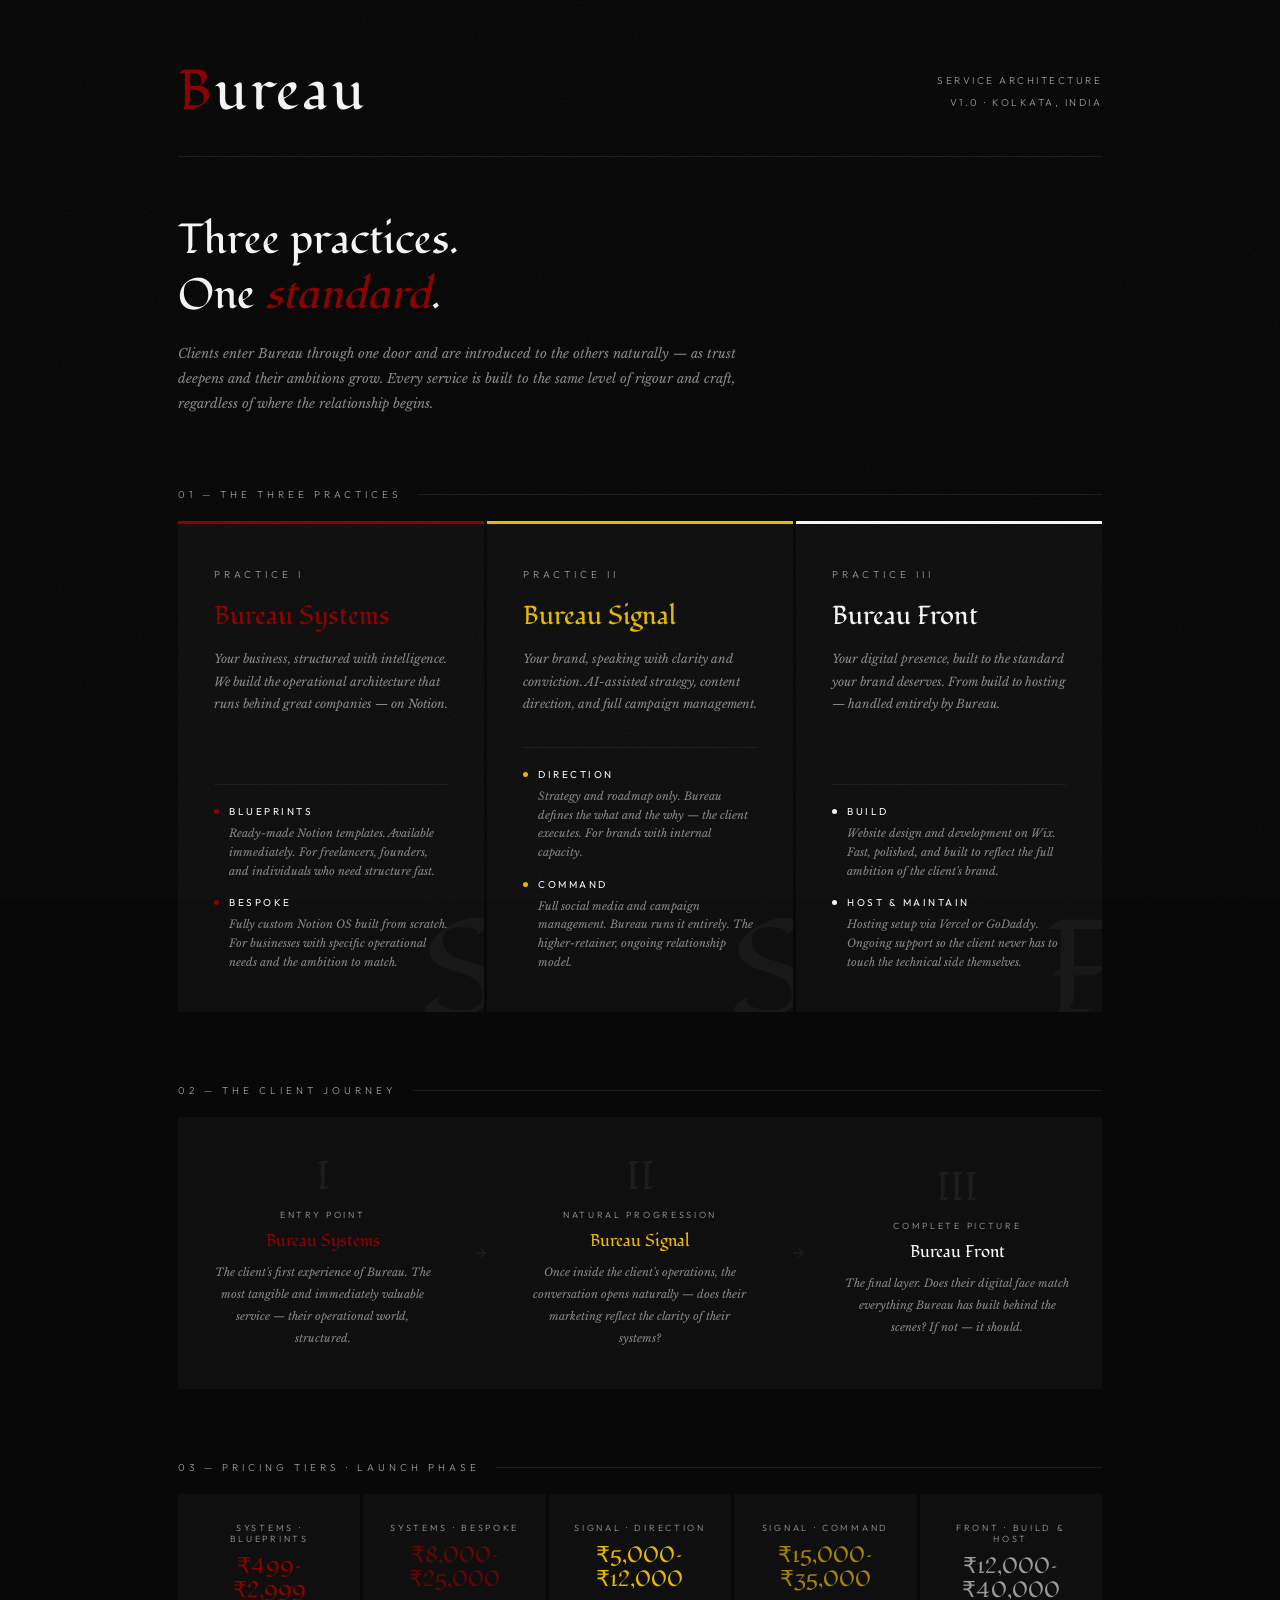
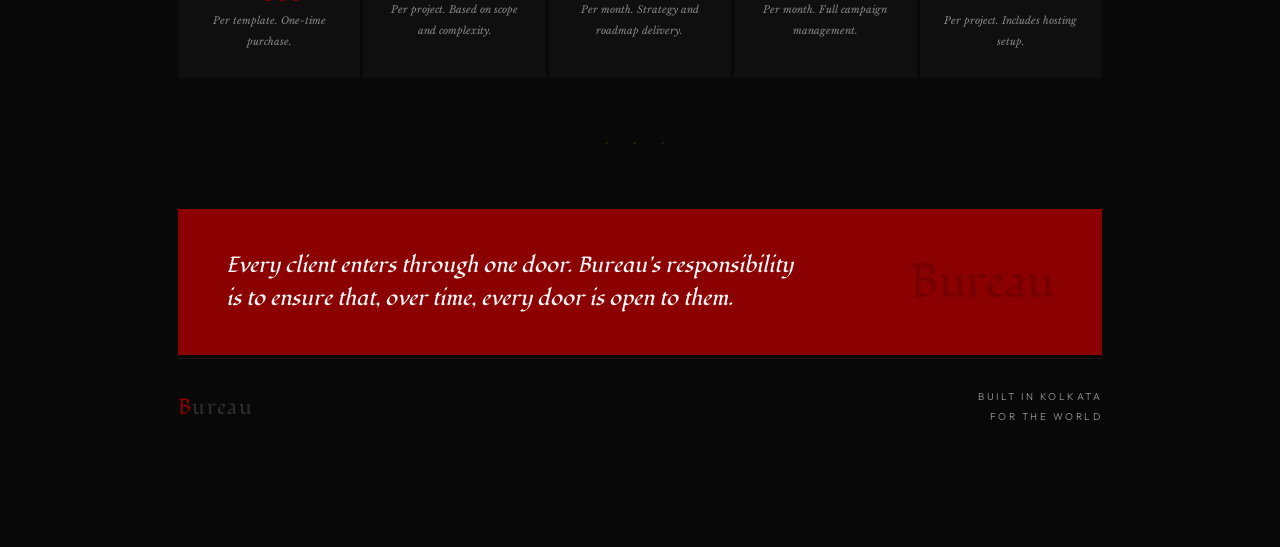
<file: bureau-service-architecture.html>
<!DOCTYPE html>
<html lang="en">
<head>
<meta charset="UTF-8">
<meta name="viewport" content="width=device-width, initial-scale=1.0">
<title>Bureau — Service Architecture</title>
<link rel="preconnect" href="https://fonts.googleapis.com">
<link rel="preconnect" href="https://fonts.gstatic.com" crossorigin>
<link href="https://fonts.googleapis.com/css2?family=Fondamento:ital@0;1&family=Libre+Baskerville:ital,wght@0,400;0,700;1,400&family=Outfit:wght@300;400;500&display=swap" rel="stylesheet">
<style>
  *, *::before, *::after { box-sizing: border-box; margin: 0; padding: 0; }

  :root {
    --black:  #080808;
    --red:    #8B0000;
    --gold:   #E8B800;
    --white:  #F5F5F5;
    --dim:    #999;
    --panel:  #0F0F0F;
    --panel2: #131313;
    --border: #1C1C1C;
  }

  body {
    background: var(--black);
    color: var(--white);
    font-family: 'Libre Baskerville', serif;
    overflow-x: hidden;
  }

  body::before {
    content: '';
    position: fixed;
    inset: 0;
    background-image: url("data:image/svg+xml,%3Csvg viewBox='0 0 512 512' xmlns='http://www.w3.org/2000/svg'%3E%3Cfilter id='n'%3E%3CfeTurbulence type='fractalNoise' baseFrequency='0.75' numOctaves='4' stitchTiles='stitch'/%3E%3C/filter%3E%3Crect width='100%25' height='100%25' filter='url(%23n)' opacity='0.03'/%3E%3C/svg%3E");
    pointer-events: none;
    z-index: 9999;
    opacity: 0.7;
  }

  .board {
    max-width: 1020px;
    margin: 0 auto;
    padding: 64px 48px 120px;
  }

  /* ── LABEL ── */
  .label {
    font-family: 'Outfit', sans-serif;
    font-weight: 300;
    font-size: 10px;
    letter-spacing: 0.4em;
    text-transform: uppercase;
    color: var(--dim);
    margin-bottom: 20px;
    margin-top: 72px;
    display: flex;
    align-items: center;
    gap: 16px;
  }
  .label::after {
    content: '';
    flex: 1;
    height: 1px;
    background: var(--border);
  }

  /* ══════════════════════
     HEADER
  ══════════════════════ */
  .header {
    border-bottom: 1px solid var(--border);
    padding-bottom: 36px;
    display: flex;
    align-items: flex-end;
    justify-content: space-between;
    animation: fadeUp 0.8s ease both;
  }

  .wordmark {
    font-family: 'Fondamento', serif;
    font-size: 56px;
    font-weight: 400;
    line-height: 1;
    letter-spacing: 0.06em;
  }
  .wordmark .b { color: var(--red); }

  .header-meta {
    font-family: 'Outfit', sans-serif;
    font-weight: 300;
    font-size: 10px;
    letter-spacing: 0.25em;
    text-transform: uppercase;
    color: var(--dim);
    text-align: right;
    line-height: 2.2;
    padding-bottom: 6px;
  }

  /* ══════════════════════
     INTRO
  ══════════════════════ */
  .intro {
    padding: 56px 0 0;
    animation: fadeUp 0.8s 0.1s ease both;
  }

  .intro-headline {
    font-family: 'Fondamento', serif;
    font-size: clamp(28px, 4vw, 42px);
    font-weight: 400;
    line-height: 1.3;
    color: var(--white);
    max-width: 620px;
    margin-bottom: 20px;
  }

  .intro-headline em { color: var(--red); font-style: italic; }

  .intro-body {
    font-size: 13px;
    line-height: 1.9;
    color: #888;
    font-style: italic;
    max-width: 560px;
  }

  /* ══════════════════════
     SERVICE CARDS
  ══════════════════════ */
  .services-grid {
    display: grid;
    grid-template-columns: 1fr 1fr 1fr;
    gap: 3px;
    animation: fadeUp 0.8s 0.2s ease both;
  }

  .service-card {
    background: var(--panel);
    padding: 44px 36px 40px;
    position: relative;
    overflow: hidden;
    border-top: 3px solid transparent;
    display: flex;
    flex-direction: column;
  }

  .sc-systems { border-top-color: var(--red); }
  .sc-signal  { border-top-color: var(--gold); }
  .sc-front   { border-top-color: var(--white); }

  .service-bg-letter {
    position: absolute;
    right: -16px;
    bottom: -32px;
    font-family: 'Fondamento', serif;
    font-size: 140px;
    font-weight: 400;
    line-height: 1;
    pointer-events: none;
    opacity: 0.04;
    color: var(--white);
  }

  .service-num {
    font-family: 'Outfit', sans-serif;
    font-weight: 300;
    font-size: 10px;
    letter-spacing: 0.4em;
    text-transform: uppercase;
    color: var(--dim);
    margin-bottom: 20px;
    display: block;
  }

  .service-name {
    font-family: 'Fondamento', serif;
    font-size: 26px;
    font-weight: 400;
    line-height: 1.2;
    margin-bottom: 16px;
    display: block;
  }

  .sc-systems .service-name { color: var(--red); }
  .sc-signal  .service-name { color: var(--gold); }
  .sc-front   .service-name { color: var(--white); }

  .service-tagline {
    font-size: 12px;
    line-height: 1.85;
    color: #888;
    font-style: italic;
    margin-bottom: 32px;
    flex: 1;
  }

  /* Tiers inside service cards */
  .tier-block {
    border-top: 1px solid var(--border);
    padding-top: 20px;
    margin-top: auto;
  }

  .tier {
    margin-bottom: 16px;
  }

  .tier:last-child { margin-bottom: 0; }

  .tier-name {
    font-family: 'Outfit', sans-serif;
    font-weight: 400;
    font-size: 10px;
    letter-spacing: 0.25em;
    text-transform: uppercase;
    display: flex;
    align-items: center;
    gap: 10px;
    margin-bottom: 6px;
  }

  .tier-dot {
    width: 5px;
    height: 5px;
    border-radius: 50%;
    display: inline-block;
    flex-shrink: 0;
  }

  .dot-red   { background: var(--red); }
  .dot-gold  { background: var(--gold); }
  .dot-white { background: var(--white); }

  .tier-desc {
    font-size: 11px;
    line-height: 1.7;
    color: #888;
    font-style: italic;
    padding-left: 15px;
  }

  /* ══════════════════════
     CLIENT JOURNEY
  ══════════════════════ */
  .journey-section {
    animation: fadeUp 0.8s 0.3s ease both;
  }

  .journey-flow {
    display: grid;
    grid-template-columns: 1fr auto 1fr auto 1fr;
    align-items: center;
    gap: 0;
    background: var(--panel);
    padding: 0;
    overflow: hidden;
  }

  .journey-step {
    padding: 40px 32px;
    text-align: center;
  }

  .journey-step-num {
    font-family: 'Fondamento', serif;
    font-size: 40px;
    color: rgba(255,255,255,0.06);
    display: block;
    line-height: 1;
    margin-bottom: 12px;
  }

  .journey-step-label {
    font-family: 'Outfit', sans-serif;
    font-weight: 300;
    font-size: 9px;
    letter-spacing: 0.3em;
    text-transform: uppercase;
    color: var(--dim);
    display: block;
    margin-bottom: 10px;
  }

  .journey-step-service {
    font-family: 'Fondamento', serif;
    font-size: 17px;
    display: block;
    margin-bottom: 8px;
    line-height: 1.3;
  }

  .j1 .journey-step-service { color: var(--red); }
  .j2 .journey-step-service { color: var(--gold); }
  .j3 .journey-step-service { color: var(--white); }

  .journey-step-desc {
    font-size: 11px;
    line-height: 1.75;
    color: #888;
    font-style: italic;
  }

  .journey-arrow {
    font-family: 'Outfit', sans-serif;
    font-size: 18px;
    color: var(--border);
    padding: 0 8px;
    flex-shrink: 0;
  }

  /* ══════════════════════
     PRICING SIGNAL
  ══════════════════════ */
  .pricing-row {
    display: grid;
    grid-template-columns: 1fr 1fr 1fr 1fr 1fr;
    gap: 3px;
    animation: fadeUp 0.8s 0.35s ease both;
  }

  .price-cell {
    background: var(--panel);
    padding: 28px 20px;
    text-align: center;
  }

  .price-tier {
    font-family: 'Outfit', sans-serif;
    font-weight: 300;
    font-size: 9px;
    letter-spacing: 0.3em;
    text-transform: uppercase;
    color: var(--dim);
    display: block;
    margin-bottom: 10px;
  }

  .price-amount {
    font-family: 'Fondamento', serif;
    font-size: 22px;
    font-weight: 400;
    display: block;
    margin-bottom: 6px;
    line-height: 1.1;
  }

  .price-note {
    font-size: 10px;
    color: #888;
    font-style: italic;
    line-height: 1.6;
  }

  .pc-1 .price-amount { color: var(--red); }
  .pc-2 .price-amount { color: var(--red); opacity: 0.7; }
  .pc-3 .price-amount { color: var(--gold); }
  .pc-4 .price-amount { color: var(--gold); opacity: 0.7; }
  .pc-5 .price-amount { color: var(--white); opacity: 0.6; }

  /* ══════════════════════
     PHILOSOPHY BAND
  ══════════════════════ */
  .band {
    background: var(--red);
    padding: 40px 48px;
    display: flex;
    align-items: center;
    justify-content: space-between;
    gap: 32px;
    animation: fadeUp 0.8s 0.4s ease both;
  }

  .band-text {
    font-family: 'Fondamento', serif;
    font-size: clamp(16px, 2.5vw, 22px);
    font-style: italic;
    line-height: 1.5;
    color: var(--white);
    max-width: 580px;
  }

  .band-mark {
    font-family: 'Fondamento', serif;
    font-size: 48px;
    color: rgba(0,0,0,0.15);
    white-space: nowrap;
    flex-shrink: 0;
  }

  /* ══════════════════════
     FOOTER
  ══════════════════════ */
  .footer {
    border-top: 1px solid var(--border);
    padding-top: 28px;
    display: flex;
    justify-content: space-between;
    align-items: center;
    animation: fadeUp 0.8s 0.45s ease both;
  }

  .footer-mark {
    font-family: 'Fondamento', serif;
    font-size: 22px;
    color: rgba(255,255,255,0.15);
    letter-spacing: 0.06em;
  }
  .footer-mark .b { color: var(--red); opacity: 1; }

  .footer-right {
    font-family: 'Outfit', sans-serif;
    font-weight: 300;
    font-size: 10px;
    letter-spacing: 0.25em;
    text-transform: uppercase;
    color: var(--dim);
    text-align: right;
    line-height: 2;
  }

  @keyframes fadeUp {
    from { opacity: 0; transform: translateY(20px); }
    to   { opacity: 1; transform: translateY(0); }
  }

  .ornament {
    text-align: center;
    font-family: 'Fondamento', serif;
    font-size: 14px;
    color: var(--gold);
    opacity: 0.25;
    letter-spacing: 0.8em;
    margin: 56px 0;
  }
</style>
</head>
<body>
<div class="board">

  <!-- HEADER -->
  <div class="header">
    <div class="wordmark"><span class="b">B</span>ureau</div>
    <div class="header-meta">
      Service Architecture<br>
      v1.0 · Kolkata, India
    </div>
  </div>

  <!-- INTRO -->
  <div class="intro">
    <div class="intro-headline">
      Three practices.<br>
      One <em>standard</em>.
    </div>
    <div class="intro-body">
      Clients enter Bureau through one door and are introduced to the others naturally — as trust deepens and their ambitions grow. Every service is built to the same level of rigour and craft, regardless of where the relationship begins.
    </div>
  </div>

  <!-- SERVICE CARDS -->
  <div class="label">01 — The Three Practices</div>
  <div class="services-grid">

    <!-- SYSTEMS -->
    <div class="service-card sc-systems">
      <span class="service-bg-letter">S</span>
      <span class="service-num">Practice I</span>
      <span class="service-name">Bureau Systems</span>
      <p class="service-tagline">
        Your business, structured with intelligence. We build the operational architecture that runs behind great companies — on Notion.
      </p>
      <div class="tier-block">
        <div class="tier">
          <div class="tier-name">
            <span class="tier-dot dot-red"></span>
            Blueprints
          </div>
          <div class="tier-desc">Ready-made Notion templates. Available immediately. For freelancers, founders, and individuals who need structure fast.</div>
        </div>
        <div class="tier">
          <div class="tier-name">
            <span class="tier-dot dot-red"></span>
            Bespoke
          </div>
          <div class="tier-desc">Fully custom Notion OS built from scratch. For businesses with specific operational needs and the ambition to match.</div>
        </div>
      </div>
    </div>

    <!-- SIGNAL -->
    <div class="service-card sc-signal">
      <span class="service-bg-letter">S</span>
      <span class="service-num">Practice II</span>
      <span class="service-name">Bureau Signal</span>
      <p class="service-tagline">
        Your brand, speaking with clarity and conviction. AI-assisted strategy, content direction, and full campaign management.
      </p>
      <div class="tier-block">
        <div class="tier">
          <div class="tier-name">
            <span class="tier-dot dot-gold"></span>
            Direction
          </div>
          <div class="tier-desc">Strategy and roadmap only. Bureau defines the what and the why — the client executes. For brands with internal capacity.</div>
        </div>
        <div class="tier">
          <div class="tier-name">
            <span class="tier-dot dot-gold"></span>
            Command
          </div>
          <div class="tier-desc">Full social media and campaign management. Bureau runs it entirely. The higher-retainer, ongoing relationship model.</div>
        </div>
      </div>
    </div>

    <!-- FRONT -->
    <div class="service-card sc-front">
      <span class="service-bg-letter">F</span>
      <span class="service-num">Practice III</span>
      <span class="service-name">Bureau Front</span>
      <p class="service-tagline">
        Your digital presence, built to the standard your brand deserves. From build to hosting — handled entirely by Bureau.
      </p>
      <div class="tier-block">
        <div class="tier">
          <div class="tier-name">
            <span class="tier-dot dot-white"></span>
            Build
          </div>
          <div class="tier-desc">Website design and development on Wix. Fast, polished, and built to reflect the full ambition of the client's brand.</div>
        </div>
        <div class="tier">
          <div class="tier-name">
            <span class="tier-dot dot-white"></span>
            Host & Maintain
          </div>
          <div class="tier-desc">Hosting setup via Vercel or GoDaddy. Ongoing support so the client never has to touch the technical side themselves.</div>
        </div>
      </div>
    </div>

  </div>

  <!-- CLIENT JOURNEY -->
  <div class="label">02 — The Client Journey</div>
  <div class="journey-section">
    <div class="journey-flow">

      <div class="journey-step j1">
        <span class="journey-step-num">I</span>
        <span class="journey-step-label">Entry Point</span>
        <span class="journey-step-service">Bureau Systems</span>
        <span class="journey-step-desc">The client's first experience of Bureau. The most tangible and immediately valuable service — their operational world, structured.</span>
      </div>

      <div class="journey-arrow">→</div>

      <div class="journey-step j2">
        <span class="journey-step-num">II</span>
        <span class="journey-step-label">Natural Progression</span>
        <span class="journey-step-service">Bureau Signal</span>
        <span class="journey-step-desc">Once inside the client's operations, the conversation opens naturally — does their marketing reflect the clarity of their systems?</span>
      </div>

      <div class="journey-arrow">→</div>

      <div class="journey-step j3">
        <span class="journey-step-num">III</span>
        <span class="journey-step-label">Complete Picture</span>
        <span class="journey-step-service">Bureau Front</span>
        <span class="journey-step-desc">The final layer. Does their digital face match everything Bureau has built behind the scenes? If not — it should.</span>
      </div>

    </div>
  </div>

  <!-- PRICING SIGNAL -->
  <div class="label">03 — Pricing Tiers · Launch Phase</div>
  <div class="pricing-row">

    <div class="price-cell pc-1">
      <span class="price-tier">Systems · Blueprints</span>
      <span class="price-amount">₹499–<br>₹2,999</span>
      <span class="price-note">Per template. One-time purchase.</span>
    </div>

    <div class="price-cell pc-2">
      <span class="price-tier">Systems · Bespoke</span>
      <span class="price-amount">₹8,000–<br>₹25,000</span>
      <span class="price-note">Per project. Based on scope and complexity.</span>
    </div>

    <div class="price-cell pc-3">
      <span class="price-tier">Signal · Direction</span>
      <span class="price-amount">₹5,000–<br>₹12,000</span>
      <span class="price-note">Per month. Strategy and roadmap delivery.</span>
    </div>

    <div class="price-cell pc-4">
      <span class="price-tier">Signal · Command</span>
      <span class="price-amount">₹15,000–<br>₹35,000</span>
      <span class="price-note">Per month. Full campaign management.</span>
    </div>

    <div class="price-cell pc-5">
      <span class="price-tier">Front · Build & Host</span>
      <span class="price-amount">₹12,000–<br>₹40,000</span>
      <span class="price-note">Per project. Includes hosting setup.</span>
    </div>

  </div>

  <div class="ornament">· · ·</div>

  <!-- BAND -->
  <div class="band">
    <div class="band-text">
      Every client enters through one door. Bureau's responsibility is to ensure that, over time, every door is open to them.
    </div>
    <div class="band-mark">Bureau</div>
  </div>

  <!-- FOOTER -->
  <div class="footer" style="margin-top: 3px;">
    <div class="footer-mark"><span class="b">B</span>ureau</div>
    <div class="footer-right">
      Built in Kolkata<br>
      For the world
    </div>
  </div>

</div>
</body>
</html>
</file>
